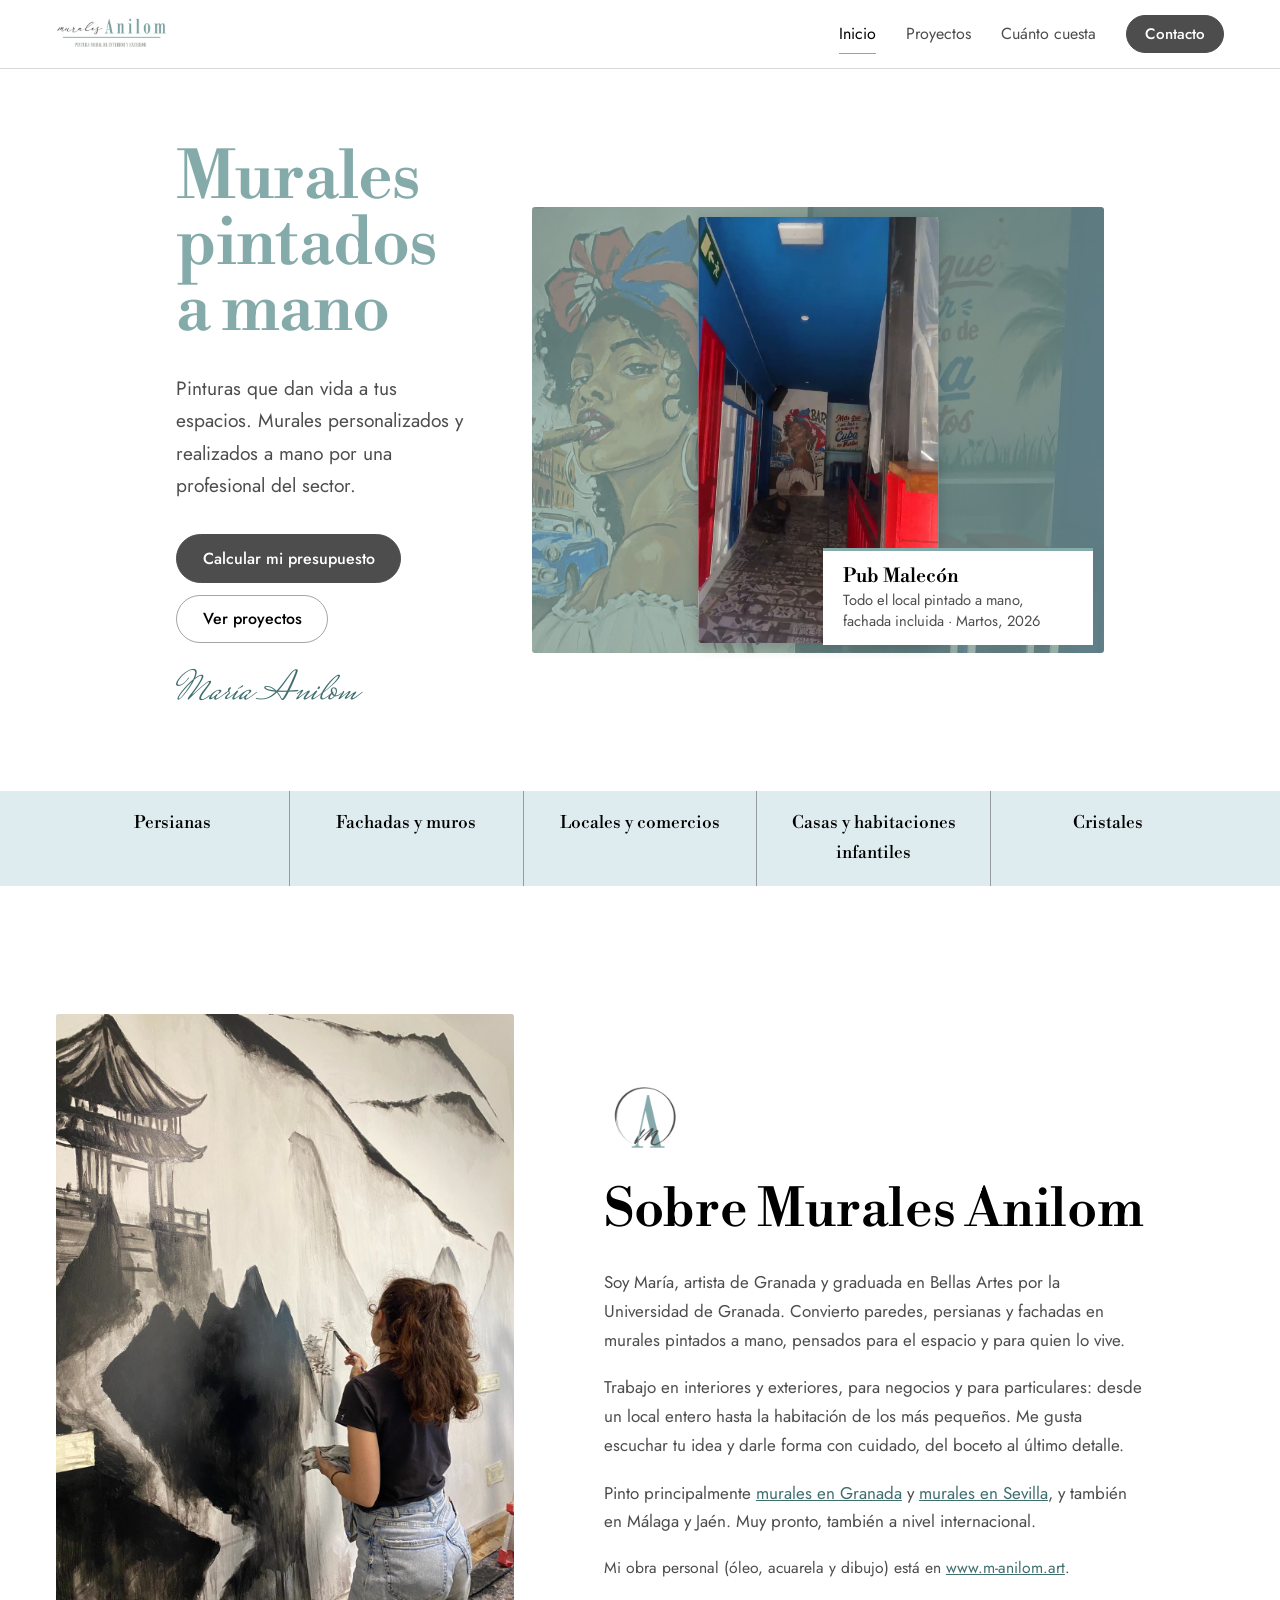
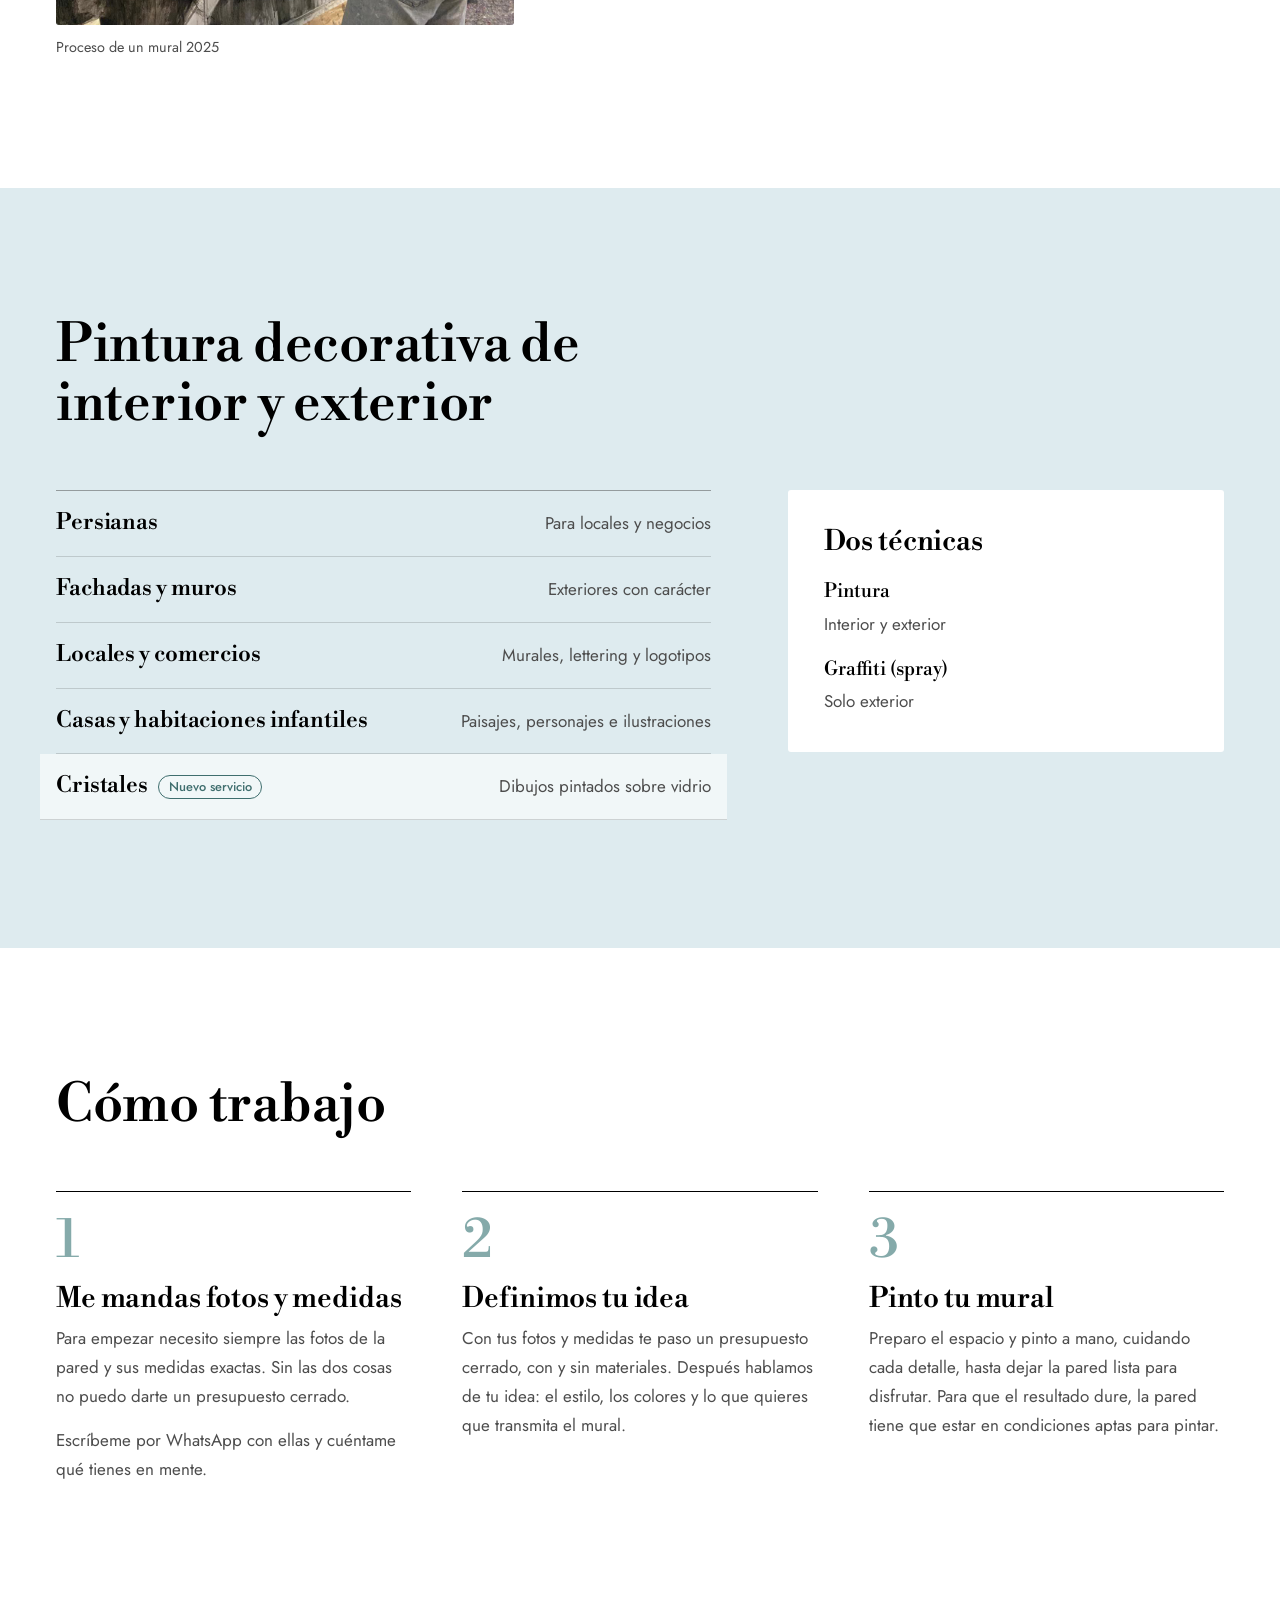
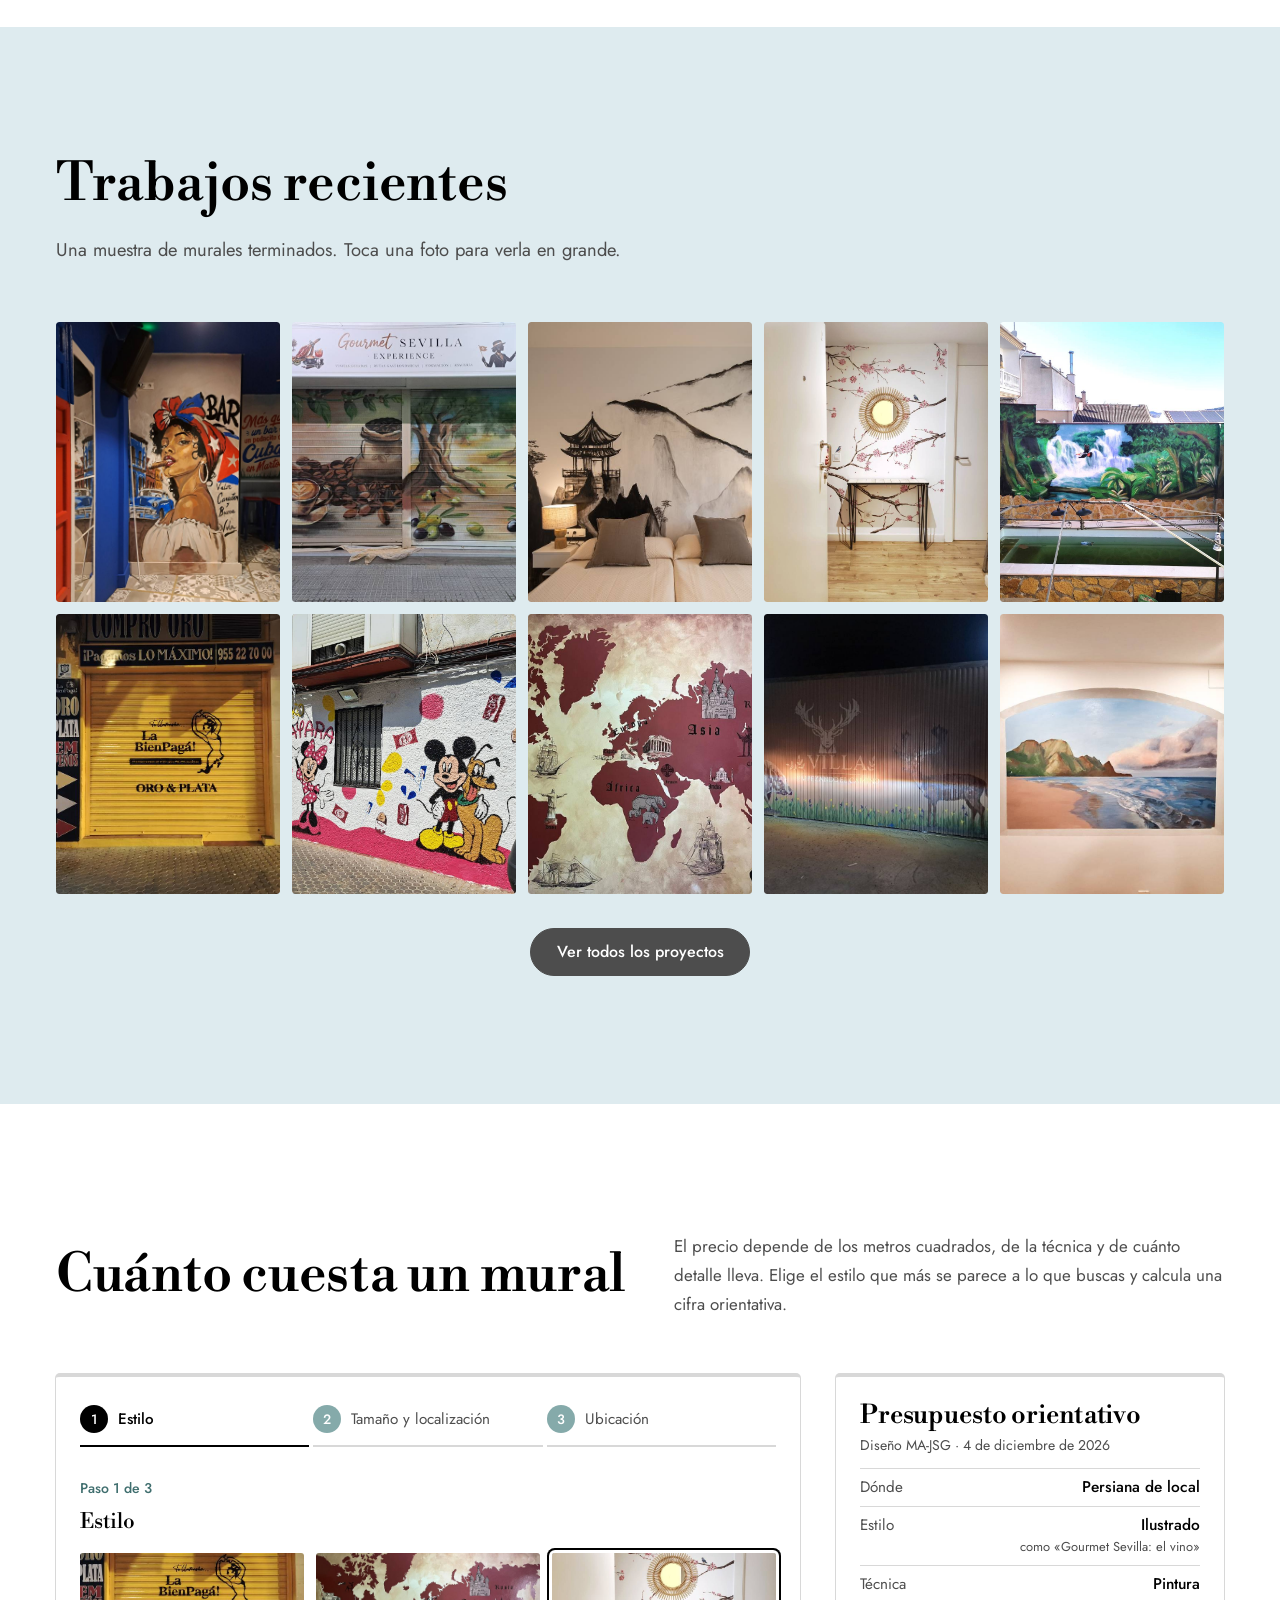
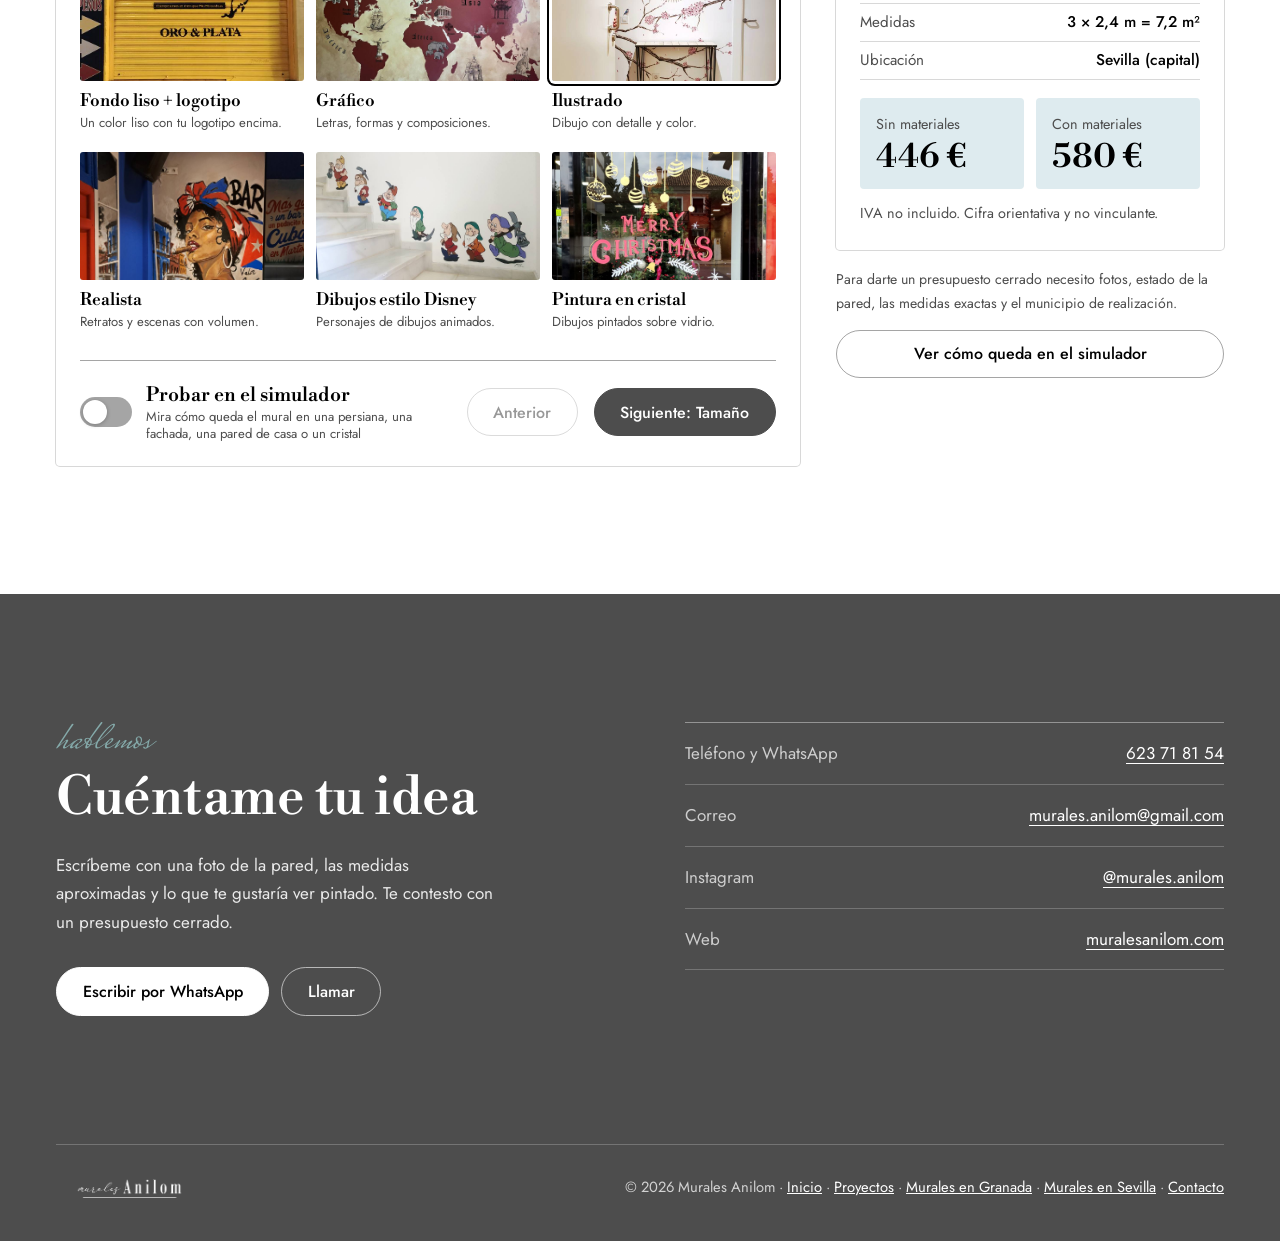
<file: index.html>
<!DOCTYPE html>
<html lang="es">
<head>
<meta charset="utf-8">
<meta name="viewport" content="width=device-width, initial-scale=1, viewport-fit=cover">
<meta name="color-scheme" content="light">
<title>Murales pintados a mano en Granada y Sevilla · Murales Anilom</title>
<meta name="description" content="Murales y graffiti pintados a mano en Granada y Sevilla, y también en Málaga y Jaén: persianas, bares, fachadas, casas y cristales. Calcula el precio de tu mural en un minuto.">
<link rel="canonical" href="https://muralesanilom.com/">
<meta property="og:type" content="website">
<meta property="og:locale" content="es_ES">
<meta property="og:site_name" content="Murales Anilom">
<meta property="og:title" content="Murales pintados a mano en Granada y Sevilla · Murales Anilom">
<meta property="og:description" content="Murales y graffiti pintados a mano en Granada y Sevilla, y también en Málaga y Jaén: persianas, bares, fachadas, casas y cristales. Calcula el precio de tu mural en un minuto.">
<meta property="og:url" content="https://muralesanilom.com/">
<meta property="og:image" content="https://muralesanilom.com/img/og.jpg">
<meta name="twitter:card" content="summary_large_image">
<link rel="icon" href="favicon.ico" sizes="any">
<link rel="icon" type="image/png" sizes="32x32" href="favicon-32.png">
<link rel="apple-touch-icon" href="apple-touch-icon.png">
<link rel="preconnect" href="https://fonts.googleapis.com">
<link rel="preconnect" href="https://fonts.gstatic.com" crossorigin>
<link href="https://fonts.googleapis.com/css2?family=Libre+Bodoni:wght@400;500;600;700&family=Jost:wght@300;400;500;600&family=Mrs+Saint+Delafield&display=swap" rel="stylesheet">
<link rel="preload" as="image" href="img/portada-fondo.jpg">
<link rel="stylesheet" href="assets/styles.css">
<script type="application/ld+json">
{"@context":"https://schema.org","@type":"LocalBusiness","name":"Murales Anilom","description":"Murales y graffiti pintados a mano para negocios y casas: persianas, fachadas, locales, habitaciones infantiles y cristales","founder":{"@type":"Person","name":"María Anilom"},"priceRange":"desde 100 €","knowsAbout":["murales","graffiti","pintura mural","murales infantiles","persianas pintadas","pintura en cristal"],"telephone":"+34623718154","email":"murales.anilom@gmail.com","url":"https://muralesanilom.com","image":"https://muralesanilom.com/img/og.jpg","sameAs":["https://www.instagram.com/murales.anilom"],"areaServed":["Granada","Sevilla","Málaga","Jaén"]}
</script>
</head>
<body data-page="inicio">
<noscript><p style="padding:20px;text-align:center">Para ver las fotos y usar la calculadora necesitas activar JavaScript.</p></noscript>
<header class="site-header">
  <div class="wrap header-in">
    <a class="brand" href="./" aria-label="Murales Anilom, inicio">
      <img src="img/logo.webp" alt="Murales Anilom · pintura mural de interior y exterior" width="110" height="38">
    </a>
    <button class="menu-btn" type="button" aria-expanded="false" aria-controls="nav">Menú</button>
    <nav class="nav" id="nav" aria-label="Principal">
      <a class="nav-link" href="./" data-nav="inicio">Inicio</a>
      <a class="nav-link" href="proyectos/" data-nav="proyectos">Proyectos</a>
      <a class="nav-link" href="#precio" data-nav="precio">Cuánto cuesta</a>
      <a class="btn btn-small" href="contacto/" data-nav="contacto">Contacto</a>
    </nav>
  </div>
</header>
<main>
<div class="page" id="page-inicio">
<section class="hero" id="inicio">
  <div class="hero-grid">
    <div class="hero-text">
      <h1>Murales pintados a mano</h1>
      <p class="lead">Pinturas que dan vida a tus espacios. Murales personalizados y realizados a mano por una profesional del sector.</p>
      <div class="cta-row">
        <a class="btn" href="#precio">Calcular mi presupuesto</a>
        <a class="btn btn-ghost" href="proyectos/">Ver proyectos</a>
      </div>
      <span class="script hero-sign" aria-hidden="true">María Anilom</span>
    </div>
    <figure class="hero-img">
      <img class="hero-fondo" src="img/portada-fondo.jpg" alt="" width="1920" height="1497">
      <video src="video/portada.mp4" poster="img/portada-poster.jpg" autoplay muted loop playsinline preload="auto" aria-label="Recorrido por el pub Malecón de Martos, pintado entero a mano: paredes, barra y fachada"></video>
      <figcaption class="hero-card"><strong>Pub Malecón</strong>Todo el local pintado a mano, fachada incluida · Martos, 2026</figcaption>
    </figure>
  </div>
  <div class="hero-strip">
    <ul>
      <li>Persianas</li>
      <li>Fachadas y muros</li>
      <li>Locales y comercios</li>
      <li>Casas y habitaciones infantiles</li>
      <li>Cristales</li>
    </ul>
  </div>
</section>
<section class="section" id="sobre">
  <div class="wrap about-grid">
    <figure class="about-photo">
      <img src="img/sobre-murales-anilom.jpg" loading="lazy" decoding="async" alt="María, subida a una escalera, pintando montañas en tinta negra en un mural de paisaje oriental">
      <figcaption>Proceso de un mural 2025</figcaption>
    </figure>
    <div class="about-text">
      <img class="isotipo" src="img/isotipo.webp" loading="lazy" decoding="async" alt="" width="84" height="84">
      <h2>Sobre Murales Anilom</h2>
      <p>Soy María, artista de Granada y graduada en Bellas Artes por la Universidad de Granada. Convierto paredes, persianas y fachadas en murales pintados a mano, pensados para el espacio y para quien lo vive.</p>
      <p>Trabajo en interiores y exteriores, para negocios y para particulares: desde un local entero hasta la habitación de los más pequeños. Me gusta escuchar tu idea y darle forma con cuidado, del boceto al último detalle.</p>
<p>Pinto principalmente <a href="murales-granada/">murales en Granada</a> y <a href="murales-sevilla/">murales en Sevilla</a>, y también en Málaga y Jaén. Muy pronto, también a nivel internacional.</p>
      <p class="mini">Mi obra personal (óleo, acuarela y dibujo) está en <a data-link="arte" href="#" target="_blank" rel="noopener"></a>.</p>
    </div>
  </div>
</section>
<section class="section section-alt" id="pintura">
  <div class="wrap">
    <div class="section-head">
      <h2>Pintura decorativa de interior y exterior</h2>
    </div>
    <div class="paint-grid">
      <ul class="areas">
        <li><h3>Persianas</h3><p>Para locales y negocios</p></li>
        <li><h3>Fachadas y muros</h3><p>Exteriores con carácter</p></li>
        <li><h3>Locales y comercios</h3><p>Murales, lettering y logotipos</p></li>
        <li><h3>Casas y habitaciones infantiles</h3><p>Paisajes, personajes e ilustraciones</p></li>
        <li class="nuevo"><h3>Cristales<span class="nuevo-tag">Nuevo servicio</span></h3><p>Dibujos pintados sobre vidrio</p></li>
      </ul>
      <aside class="tecnicas">
        <h3>Dos técnicas</h3>
        <dl style="margin:0">
          <dt>Pintura</dt>
          <dd>Interior y exterior</dd>
          <dt>Graffiti (spray)</dt>
          <dd>Solo exterior</dd>
        </dl>
      </aside>
    </div>
  </div>
</section>
<section class="section" id="proceso">
  <div class="wrap">
    <div class="section-head">
      <h2>Cómo trabajo</h2>
    </div>
    <ol class="steps">
      <li>
        <h3>Me mandas fotos y medidas</h3>
        <p>Para empezar necesito siempre las fotos de la pared y sus medidas exactas. Sin las dos cosas no puedo darte un presupuesto cerrado.</p>
        <p>Escríbeme por WhatsApp con ellas y cuéntame qué tienes en mente.</p>
      </li>
      <li>
        <h3>Definimos tu idea</h3>
        <p>Con tus fotos y medidas te paso un presupuesto cerrado, con y sin materiales. Después hablamos de tu idea: el estilo, los colores y lo que quieres que transmita el mural.</p>
      </li>
      <li>
        <h3>Pinto tu mural</h3>
        <p>Preparo el espacio y pinto a mano, cuidando cada detalle, hasta dejar la pared lista para disfrutar. Para que el resultado dure, la pared tiene que estar en condiciones aptas para pintar.</p>
      </li>
    </ol>
  </div>
</section>
<section class="section section-alt" id="trabajos">
  <div class="wrap">
    <div class="section-head">
      <h2>Trabajos recientes</h2>
      <p class="lead">Una muestra de murales terminados. Toca una foto para verla en grande.</p>
    </div>
    <div class="mosaico" id="home-galeria"></div>
    <div class="more"><a class="btn" href="proyectos/">Ver todos los proyectos</a></div>
  </div>
</section>
<section class="section" id="precio">
  <div class="wrap">
    <div class="section-head section-head-2">
      <h2>Cuánto cuesta un mural</h2>
      <p class="lead">El precio depende de los metros cuadrados, de la técnica y de cuánto detalle lleva. Elige el estilo que más se parece a lo que buscas y calcula una cifra orientativa.</p>
    </div>
    <div class="sim modo-calc" id="simulador">
      <div class="sim-vista">
        <div class="sim-stage" id="sim-stage"></div>
        <div class="sim-tools" id="sim-tools" role="toolbar" aria-label="Opciones de la vista">
          <button type="button" class="sim-tool" data-tool="comparar" aria-pressed="false"><svg viewBox="0 0 24 24" aria-hidden="true"><path d="M12 3v18M4 6h5v12H4zM15 6h5v12h-5z" fill="none" stroke="currentColor" stroke-width="1.6"/></svg><span>Antes y después</span></button>
          <button type="button" class="sim-tool" data-tool="persona" aria-pressed="true"><svg viewBox="0 0 24 24" aria-hidden="true"><circle cx="12" cy="5" r="2.5" fill="none" stroke="currentColor" stroke-width="1.6"/><path d="M8 21v-7H6l1-6h10l1 6h-2v7" fill="none" stroke="currentColor" stroke-width="1.6" stroke-linejoin="round"/></svg><span>Persona</span></button>
          <button type="button" class="sim-tool" data-tool="imagen"><svg viewBox="0 0 24 24" aria-hidden="true"><path d="M12 4v11m-4-4 4 4 4-4M5 19h14" fill="none" stroke="currentColor" stroke-width="1.6" stroke-linecap="round" stroke-linejoin="round"/></svg><span>Guardar imagen</span></button>
        </div>
        <p class="sim-tip">Arrastra el mural para moverlo y tira de la esquina para cambiar su tamaño.</p>
      </div>

      <form class="sim-panel calc-form" id="sim-form" autocomplete="off" novalidate>
        <nav class="sim-steps" aria-label="Pasos">
          <button type="button" data-ir="1"><b>1</b><span>Estilo</span></button>
          <button type="button" data-ir="2"><b>2</b><span>Tamaño y localización</span></button>
          <button type="button" data-ir="3"><b>3</b><span>Ubicación</span></button>
        </nav>

        <div class="sim-paso" data-paso="1">
          <p class="sim-paso-n">Paso 1 de 3</p>
          <fieldset>
            <legend>Estilo</legend>
            <div class="estilos-cuadros sim-estilos" id="estilos"></div>
          </fieldset>
        </div>

        <div class="sim-paso" data-paso="2" hidden>
          <p class="sim-paso-n">Paso 2 de 3</p>
          <fieldset>
            <legend>Tamaño y localización</legend>
            <div class="sim-escenas" id="sim-escenas"></div>
          </fieldset>
          <fieldset>
            <legend class="small">Técnica</legend>
            <div class="seg">
              <label><input type="radio" name="tecnica" value="pintura" checked><span>Pintura</span></label>
              <label><input type="radio" name="tecnica" value="spray"><span>Graffiti (spray)</span></label>
            </div>
            <p class="hint" id="hint-tecnica"></p>
          </fieldset>
          <fieldset>
            <legend class="small">Medidas del mural</legend>
            <div class="sim-rango"><label for="sim-rango-ancho">Ancho</label><input type="range" id="sim-rango-ancho" min="0.5" max="3" step="0.1"></div>
            <div class="sim-rango"><label for="sim-rango-alto">Alto</label><input type="range" id="sim-rango-alto" min="0.5" max="2.4" step="0.1"></div>
            <div class="medidas">
              <div class="field igual"><label for="ancho">Ancho =</label><input type="text" id="ancho" name="ancho" inputmode="decimal" aria-describedby="unidad"><span id="unidad">m</span></div>
              <div class="field igual"><label for="alto">Alto =</label><input type="text" id="alto" name="alto" inputmode="decimal" aria-describedby="unidad"><span>m</span></div>
              <span class="area-out" id="area-out"></span>
            </div>
            <p class="hint"><span id="sim-max"></span> <button type="button" class="sim-link" id="sim-toda">Pintar la pared entera</button></p>
            <p class="notice" id="sim-aviso-tam" role="status"></p>
          </fieldset>
        </div>

        <div class="sim-paso" data-paso="3" hidden>
          <p class="sim-paso-n">Paso 3 de 3</p>
          <fieldset>
            <legend>Ubicación</legend>
            <div class="sim-ubic">
              <div class="field"><label for="sim-prov">Provincia</label><select id="sim-prov" name="provincia"></select></div>
              <div class="field" id="sim-muni-f"><label for="sim-muni">Municipio</label><select id="sim-muni" name="municipio"></select></div>
              <div class="field" id="sim-dist-f" hidden><label for="sim-dist">¿A qué distancia está de la capital?</label>
                <select id="sim-dist" name="distancia"><option value="cerca">A menos de 50 km</option><option value="lejos">A más de 50 km</option></select></div>
            </div>
          </fieldset>
        </div>

        <div class="sim-pie">
          <label class="sim-toggle">
            <input type="checkbox" role="switch" id="sim-modo">
            <span class="sim-switch" aria-hidden="true"></span>
            <span class="sim-toggle-txt"><strong>Probar en el simulador</strong><small>Mira cómo queda el mural en una persiana, una fachada, una pared de casa o un cristal</small></span>
          </label>
          <div class="sim-nav">
            <button type="button" class="btn btn-ghost" id="sim-ant">Anterior</button>
            <button type="button" class="btn" id="sim-sig">Siguiente: Tamaño</button>
          </div>
        </div>
      </form>

      <aside class="sim-res" aria-label="Tu presupuesto">
        <div id="resultado" aria-live="polite"></div>
        <p class="fine">Para darte un presupuesto cerrado necesito fotos, estado de la pared, las medidas exactas y el municipio de realización.</p>
        <button type="button" class="btn btn-ghost sim-res-btn" id="sim-res-btn">Ver cómo queda en el simulador</button>
      </aside>
    </div>

    <dialog class="sim-enviar" id="sim-enviar" aria-labelledby="sim-enviar-t">
      <form method="dialog"><button class="sim-enviar-x" aria-label="Cerrar">×</button></form>
      <p id="sim-enviar-t">¿Te gustaría continuar? Envía tu presupuesto ahora</p>
      <a class="btn" id="sim-enviar-wa" href="#" target="_blank" rel="noopener">Enviar este diseño por WhatsApp</a>
      <a class="btn btn-ghost" id="sim-enviar-mail" href="#">Enviar por correo</a>
    </dialog>
  </div>
</section>
<section class="contact-dark">
  <div class="wrap cd-grid">
    <div>
      <span class="script" aria-hidden="true">hablemos</span>
      <h2>Cuéntame tu idea</h2>
      <p style="margin-top:22px;max-width:44ch">Escríbeme con una foto de la pared, las medidas aproximadas y lo que te gustaría ver pintado. Te contesto con un presupuesto cerrado.</p>
      <div class="cta-row">
        <a class="btn" data-link="whatsapp" href="#" target="_blank" rel="noopener">Escribir por WhatsApp</a>
        <a class="btn btn-ghost" data-link="tel" href="#">Llamar</a>
      </div>
    </div>
    <ul class="clist-dark">
      <li><span>Teléfono y WhatsApp</span><a data-link="tel" data-text="telefono" href="#"></a></li>
      <li><span>Correo</span><a data-link="mail" data-text="email" href="#"></a></li>
      <li><span>Instagram</span><a data-link="instagram" data-text="instagramTxt" href="#" target="_blank" rel="noopener"></a></li>
      <li><span>Web</span><a data-link="web" data-text="web" href="#" target="_blank" rel="noopener"></a></li>
    </ul>
  </div>
</section>
</div>
</main>
<footer class="site-footer">
  <div class="wrap foot-in">
    <img src="img/logo_blanco.webp" loading="lazy" decoding="async" alt="Murales Anilom" width="140" height="34">
    <span>© 2026 Murales Anilom · <a href="./">Inicio</a> · <a href="proyectos/">Proyectos</a> · <a href="murales-granada/">Murales en Granada</a> · <a href="murales-sevilla/">Murales en Sevilla</a> · <a href="contacto/">Contacto</a></span>
  </div>
</footer>
<div class="lightbox" id="lightbox" role="dialog" aria-modal="true" aria-label="Foto ampliada" hidden>
  <button class="lb-btn lb-close" type="button" aria-label="Cerrar">×</button>
  <button class="lb-btn lb-prev" type="button" aria-label="Foto anterior">‹</button>
  <button class="lb-btn lb-next" type="button" aria-label="Foto siguiente">›</button>
  <figure><img alt=""><figcaption></figcaption></figure>
</div>
<script src="assets/config.js"></script>
<script src="assets/images.js"></script>
<script src="assets/app.js"></script>
<script src="assets/simulador.js"></script>
</body>
</html>
</file>
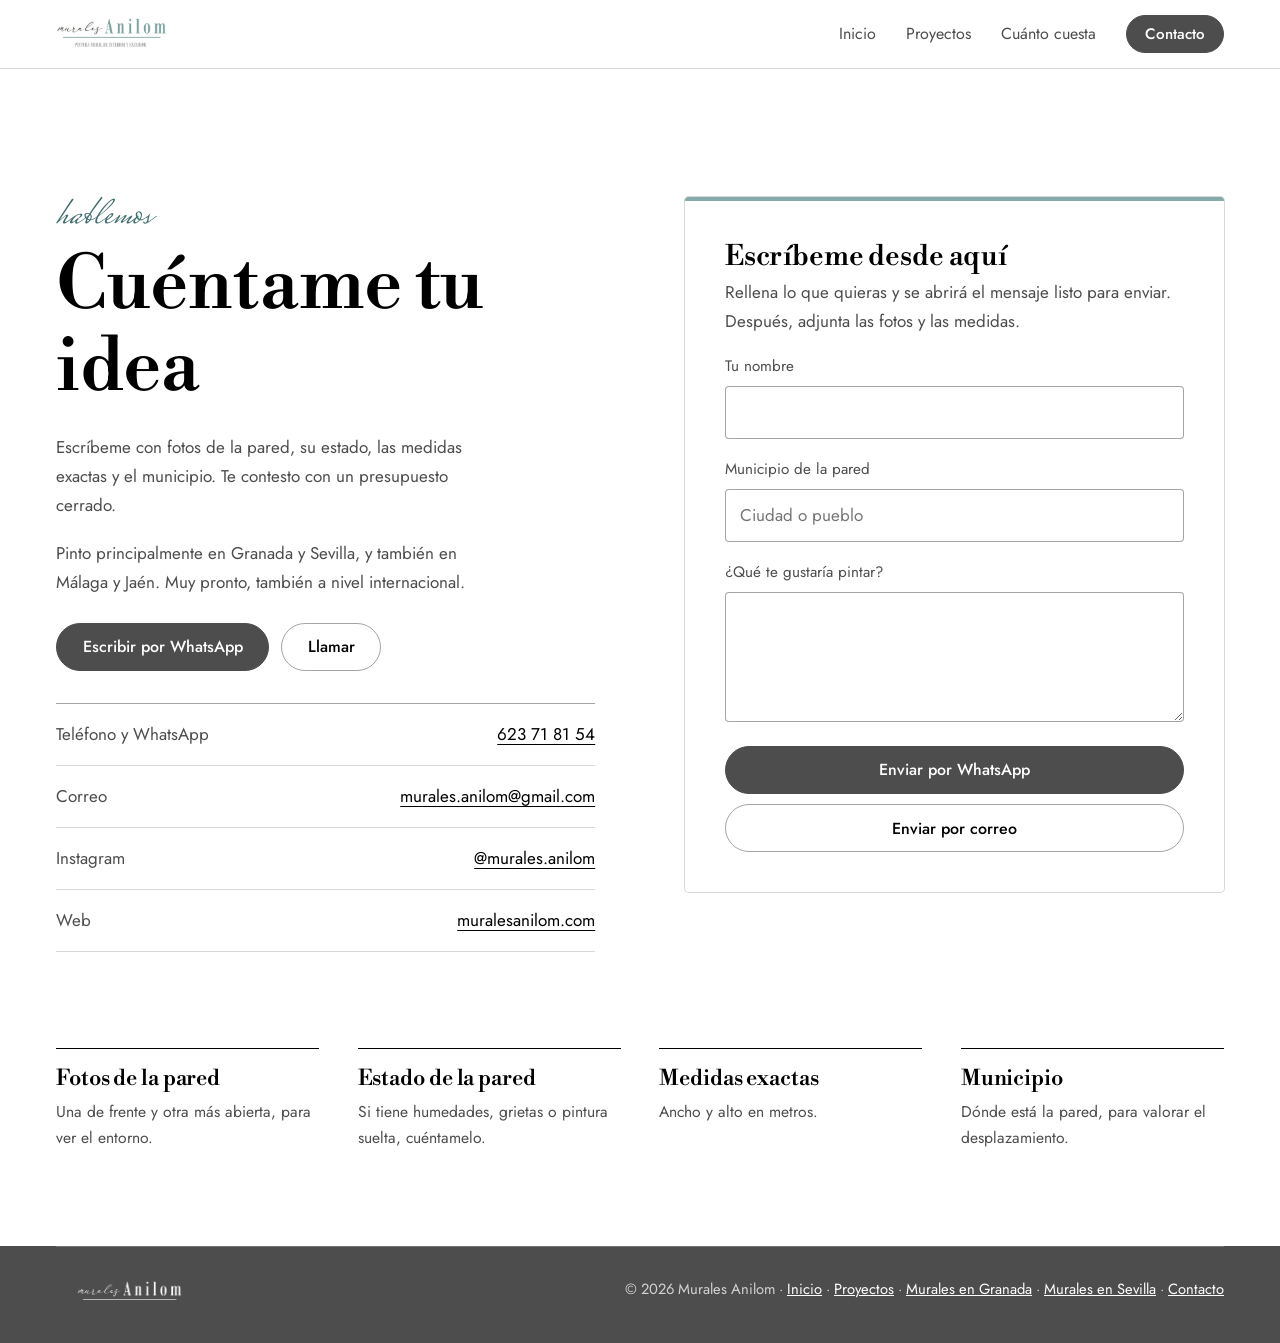
<file: contacto/index.html>
<!DOCTYPE html>
<html lang="es">
<head>
<meta charset="utf-8">
<meta name="viewport" content="width=device-width, initial-scale=1, viewport-fit=cover">
<meta name="color-scheme" content="light">
<title>Contacto · Murales Anilom</title>
<meta name="description" content="Pide presupuesto para tu mural en Granada, Sevilla, Málaga o Jaén: escribe por WhatsApp con fotos de la pared, su estado, las medidas exactas y el municipio.">
<link rel="canonical" href="https://muralesanilom.com/contacto/">
<meta property="og:type" content="website">
<meta property="og:locale" content="es_ES">
<meta property="og:site_name" content="Murales Anilom">
<meta property="og:title" content="Contacto · Murales Anilom">
<meta property="og:description" content="Pide presupuesto para tu mural en Granada, Sevilla, Málaga o Jaén: escribe por WhatsApp con fotos de la pared, su estado, las medidas exactas y el municipio.">
<meta property="og:url" content="https://muralesanilom.com/contacto/">
<meta property="og:image" content="https://muralesanilom.com/img/og.jpg">
<meta name="twitter:card" content="summary_large_image">
<link rel="icon" href="../favicon.ico" sizes="any">
<link rel="icon" type="image/png" sizes="32x32" href="../favicon-32.png">
<link rel="apple-touch-icon" href="../apple-touch-icon.png">
<link rel="preconnect" href="https://fonts.googleapis.com">
<link rel="preconnect" href="https://fonts.gstatic.com" crossorigin>
<link href="https://fonts.googleapis.com/css2?family=Libre+Bodoni:wght@400;500;600;700&family=Jost:wght@300;400;500;600&family=Mrs+Saint+Delafield&display=swap" rel="stylesheet">
<link rel="stylesheet" href="../assets/styles.css">
</head>
<body data-page="contacto">
<noscript><p style="padding:20px;text-align:center">Para ver las fotos y usar la calculadora necesitas activar JavaScript.</p></noscript>
<header class="site-header">
  <div class="wrap header-in">
    <a class="brand" href="../" aria-label="Murales Anilom, inicio">
      <img src="../img/logo.webp" alt="Murales Anilom · pintura mural de interior y exterior" width="110" height="38">
    </a>
    <button class="menu-btn" type="button" aria-expanded="false" aria-controls="nav">Menú</button>
    <nav class="nav" id="nav" aria-label="Principal">
      <a class="nav-link" href="../" data-nav="inicio">Inicio</a>
      <a class="nav-link" href="../proyectos/" data-nav="proyectos">Proyectos</a>
      <a class="nav-link" href="../#precio" data-nav="precio">Cuánto cuesta</a>
      <a class="btn btn-small" href="../contacto/" data-nav="contacto">Contacto</a>
    </nav>
  </div>
</header>
<main>
<div class="page" id="page-contacto">
  <section class="section" style="padding-bottom:clamp(48px,6vw,80px)">
    <div class="wrap">
      <div class="contact-page">
        <div>
          <span class="script" style="font-size:2.6rem;display:block;margin-bottom:6px" aria-hidden="true">hablemos</span>
          <h1 class="page-title" style="max-width:10ch">Cuéntame tu idea</h1>
          <p style="margin-top:24px;max-width:44ch">Escríbeme con fotos de la pared, su estado, las medidas exactas y el municipio. Te contesto con un presupuesto cerrado.</p>
<p style="max-width:44ch">Pinto principalmente en Granada y Sevilla, y también en Málaga y Jaén. Muy pronto, también a nivel internacional.</p>
          <div class="cta-row" style="margin-top:26px">
            <a class="btn" data-link="whatsapp" href="#" target="_blank" rel="noopener">Escribir por WhatsApp</a>
            <a class="btn btn-ghost" data-link="tel" href="#">Llamar</a>
          </div>
          <ul class="contact-list">
            <li><span>Teléfono y WhatsApp</span><a data-link="tel" data-text="telefono" href="#"></a></li>
            <li><span>Correo</span><a data-link="mail" data-text="email" href="#"></a></li>
            <li><span>Instagram</span><a data-link="instagram" data-text="instagramTxt" href="#" target="_blank" rel="noopener"></a></li>
            <li><span>Web</span><a data-link="web" data-text="web" href="#" target="_blank" rel="noopener"></a></li>
          </ul>
        </div>
        <form class="form-card" id="form-contacto" autocomplete="off" novalidate>
          <h3>Escríbeme desde aquí</h3>
          <p style="margin:6px 0 0">Rellena lo que quieras y se abrirá el mensaje listo para enviar. Después, adjunta las fotos y las medidas.</p>
          <div class="field"><label for="c-nombre">Tu nombre</label><input type="text" id="c-nombre" name="nombre"></div>
          <div class="field"><label for="c-lugar">Municipio de la pared</label><input type="text" id="c-lugar" name="lugar" placeholder="Ciudad o pueblo"></div>
          <div class="field"><label for="c-msg">¿Qué te gustaría pintar?</label><textarea id="c-msg" name="msg"></textarea></div>
          <div class="res-actions">
            <a class="btn" id="c-wa" href="#" target="_blank" rel="noopener">Enviar por WhatsApp</a>
            <a class="btn btn-ghost" id="c-mail" href="#">Enviar por correo</a>
          </div>
        </form>
      </div>
      <ul class="need">
        <li><h3>Fotos de la pared</h3><p>Una de frente y otra más abierta, para ver el entorno.</p></li>
        <li><h3>Estado de la pared</h3><p>Si tiene humedades, grietas o pintura suelta, cuéntamelo.</p></li>
        <li><h3>Medidas exactas</h3><p>Ancho y alto en metros.</p></li>
        <li><h3>Municipio</h3><p>Dónde está la pared, para valorar el desplazamiento.</p></li>
      </ul>
    </div>
  </section>
</div>
</main>
<footer class="site-footer">
  <div class="wrap foot-in">
    <img src="../img/logo_blanco.webp" loading="lazy" decoding="async" alt="Murales Anilom" width="140" height="34">
    <span>© 2026 Murales Anilom · <a href="../">Inicio</a> · <a href="../proyectos/">Proyectos</a> · <a href="../murales-granada/">Murales en Granada</a> · <a href="../murales-sevilla/">Murales en Sevilla</a> · <a href="../contacto/">Contacto</a></span>
  </div>
</footer>
<div class="lightbox" id="lightbox" role="dialog" aria-modal="true" aria-label="Foto ampliada" hidden>
  <button class="lb-btn lb-close" type="button" aria-label="Cerrar">×</button>
  <button class="lb-btn lb-prev" type="button" aria-label="Foto anterior">‹</button>
  <button class="lb-btn lb-next" type="button" aria-label="Foto siguiente">›</button>
  <figure><img alt=""><figcaption></figcaption></figure>
</div>
<script src="../assets/config.js"></script>
<script src="../assets/images.js"></script>
<script src="../assets/app.js"></script>
</body>
</html>
</file>
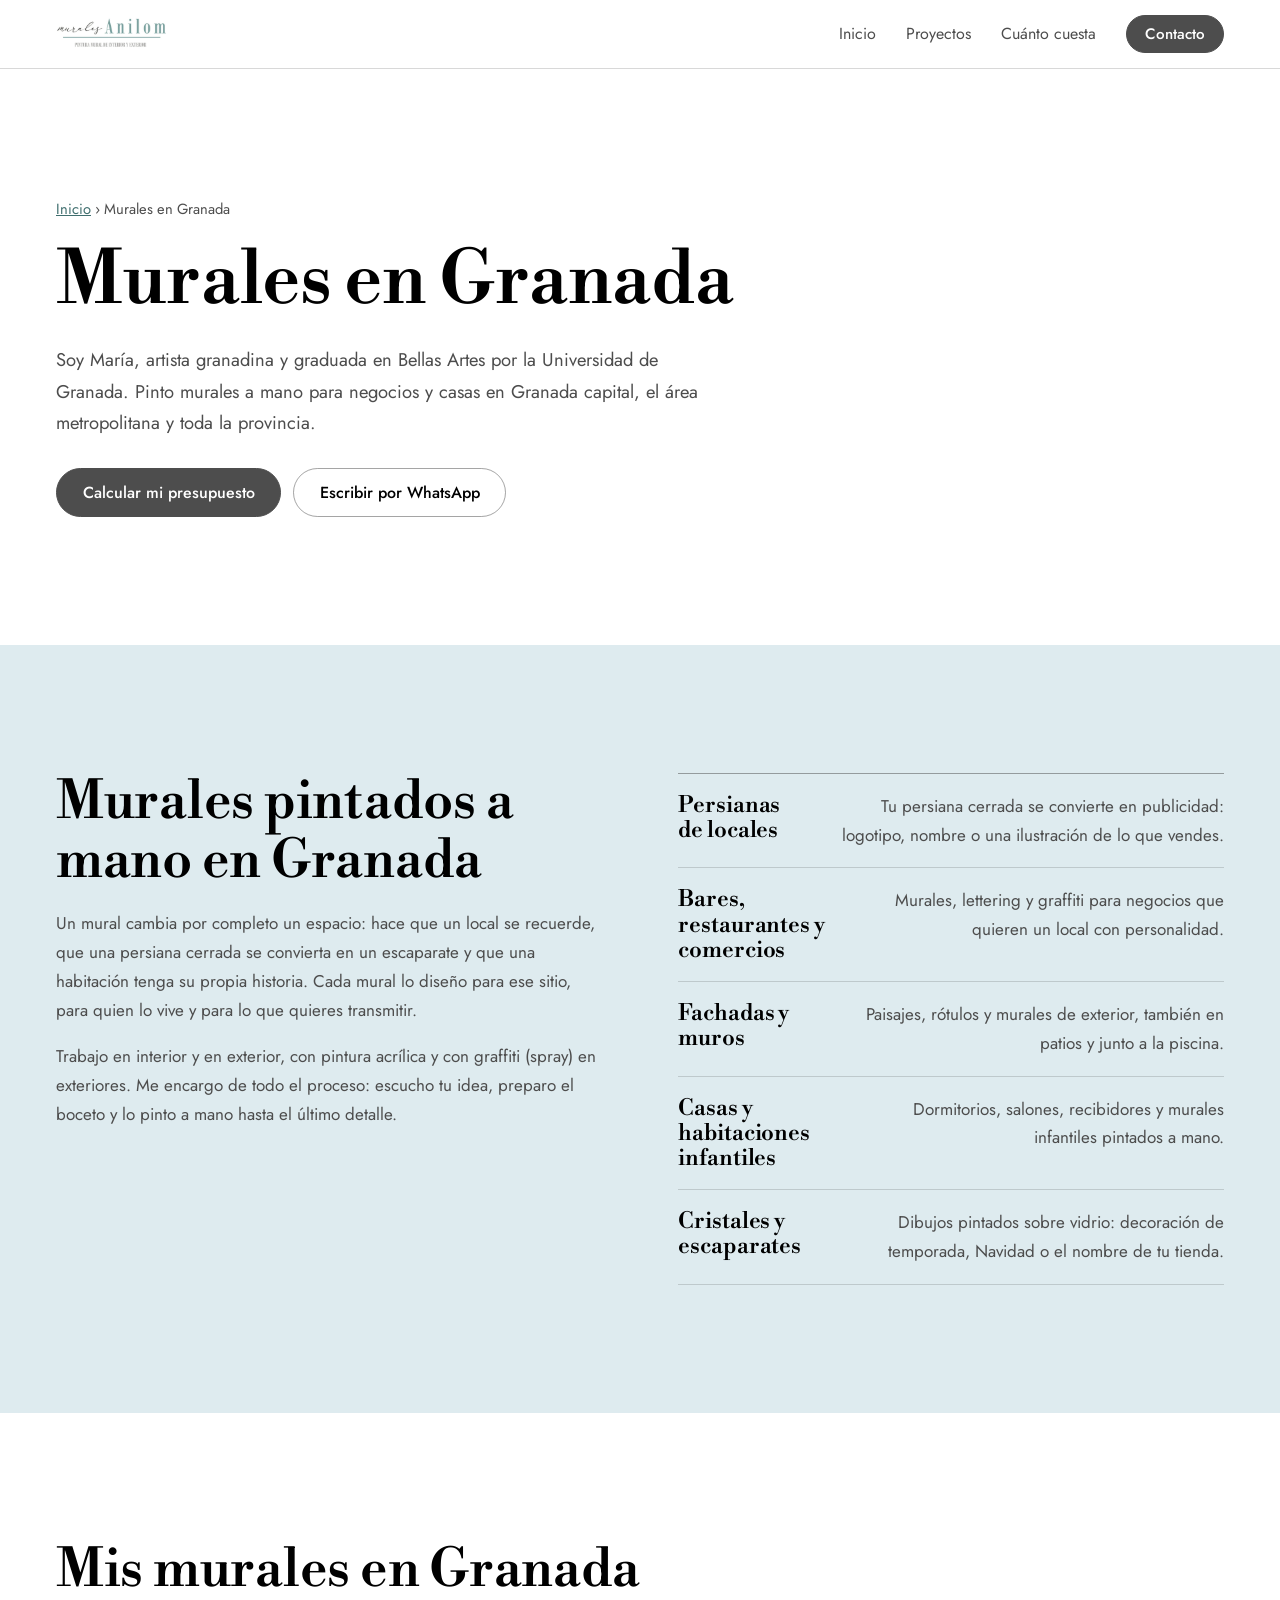
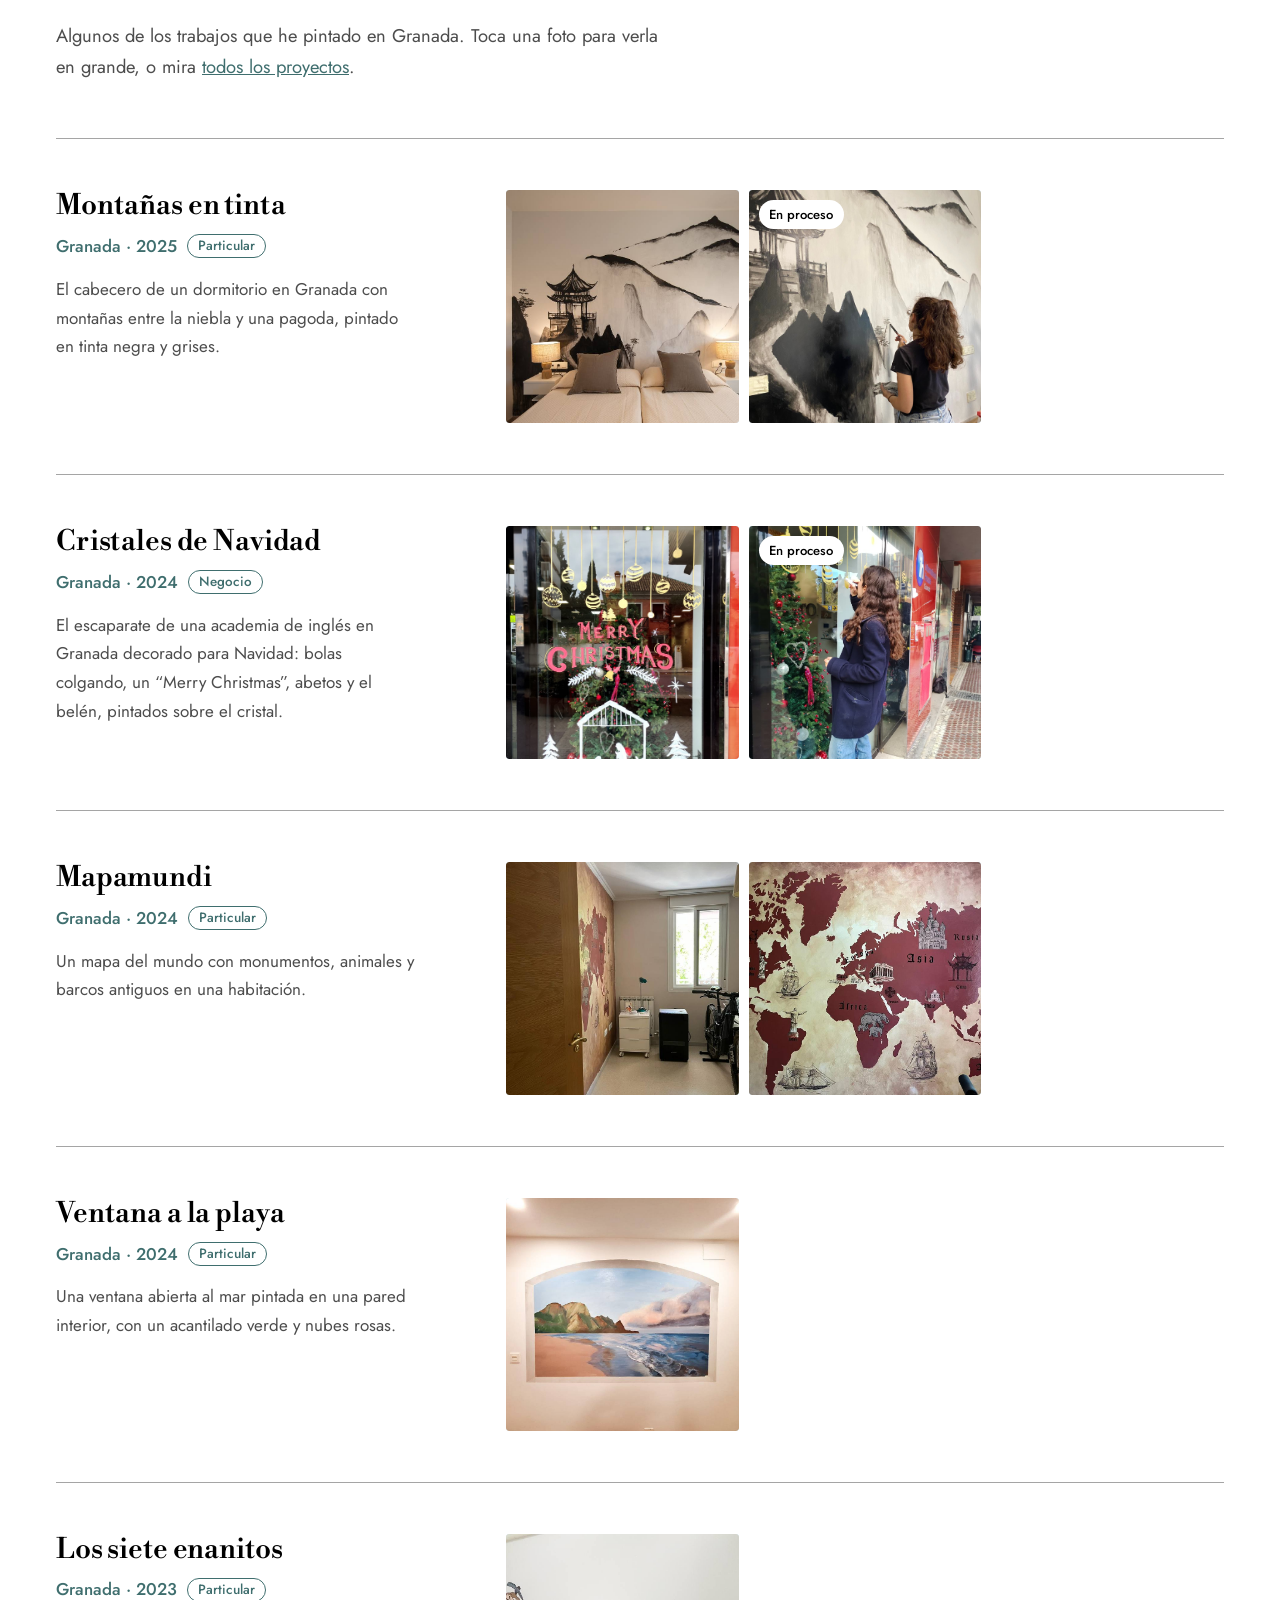
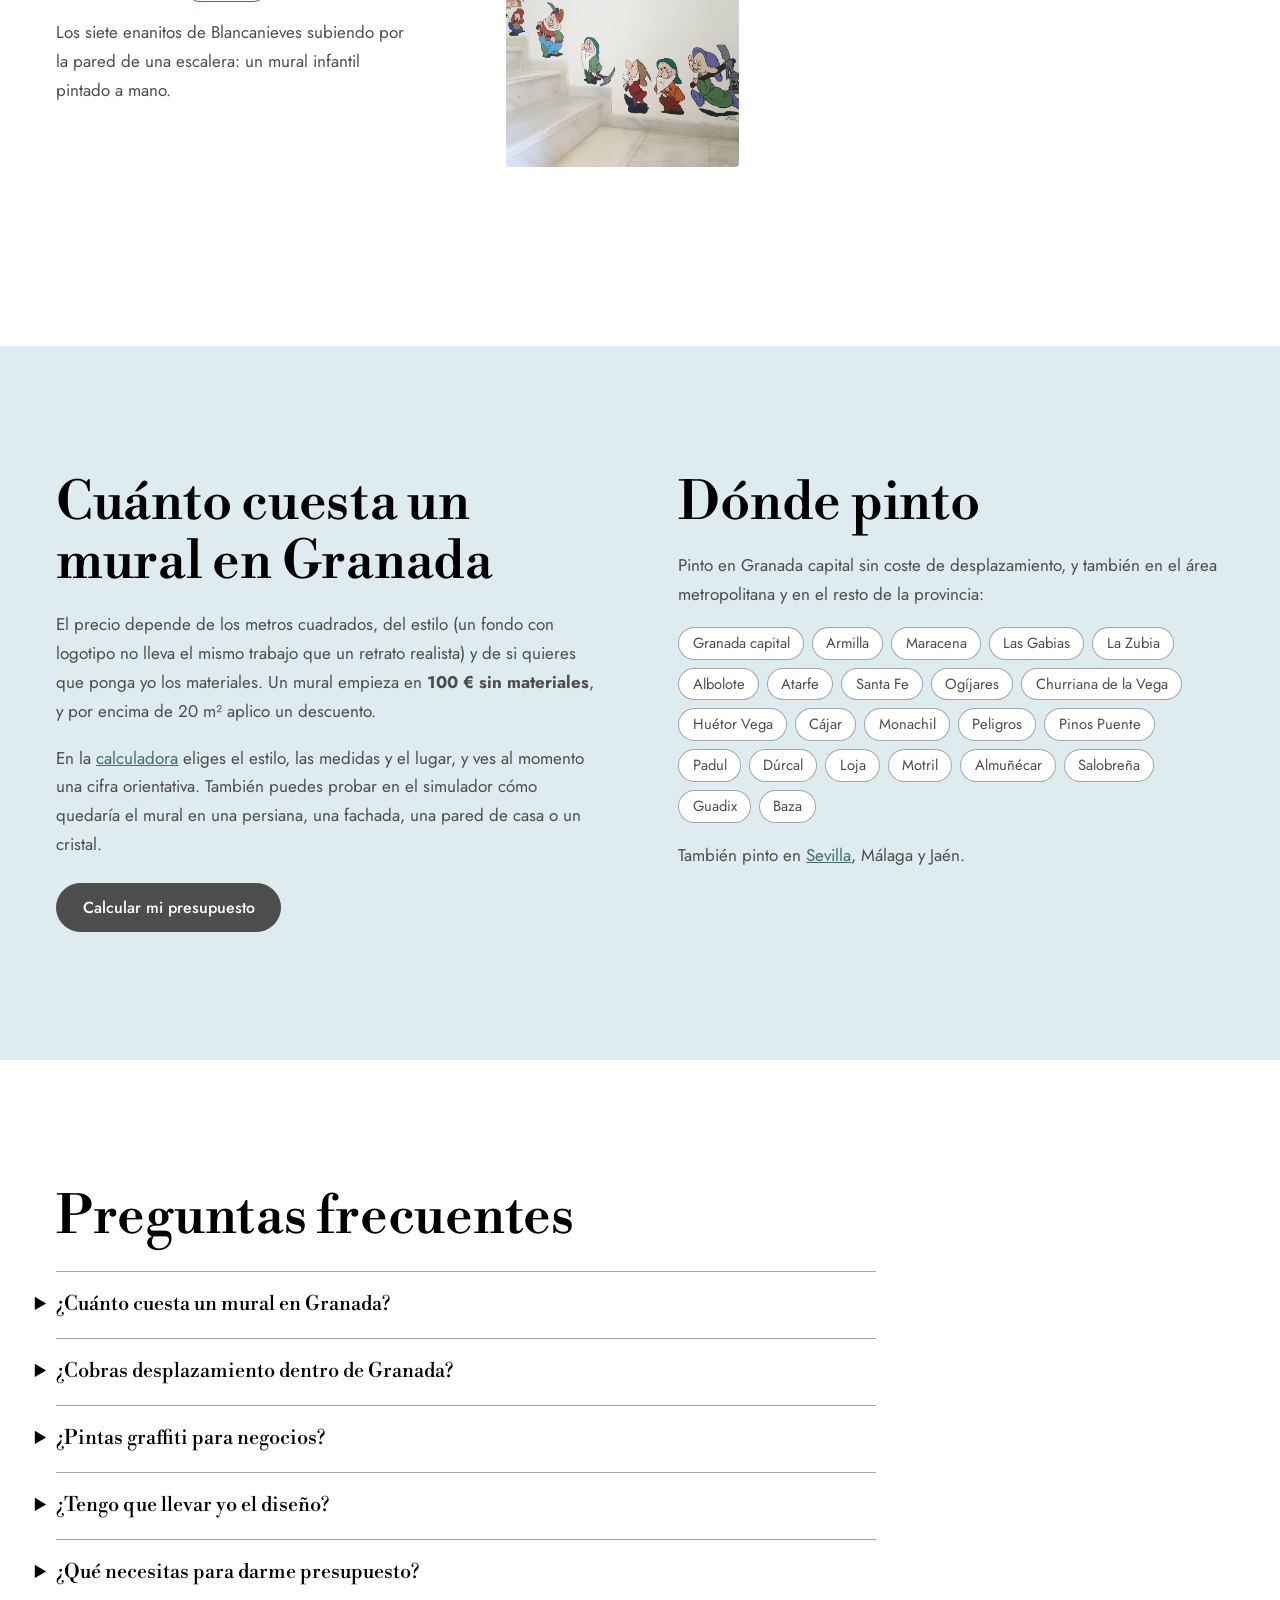
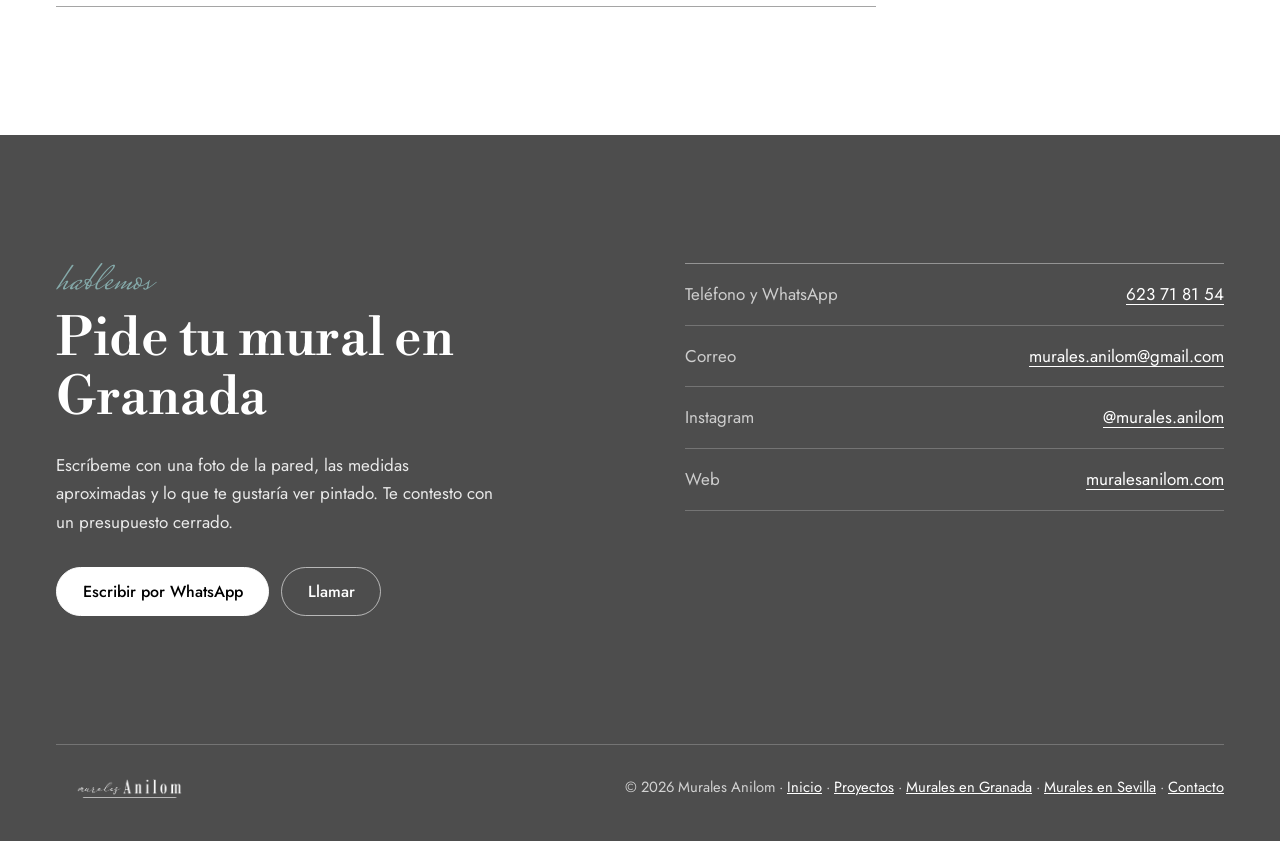
<file: murales-granada/index.html>
<!DOCTYPE html>
<html lang="es">
<head>
<meta charset="utf-8">
<meta name="viewport" content="width=device-width, initial-scale=1, viewport-fit=cover">
<meta name="color-scheme" content="light">
<title>Murales en Granada pintados a mano · Murales Anilom</title>
<meta name="description" content="Murales y graffiti pintados a mano en Granada: persianas, bares, fachadas, casas y habitaciones infantiles. Mira mis trabajos en Granada y calcula tu presupuesto.">
<link rel="canonical" href="https://muralesanilom.com/murales-granada/">
<meta property="og:type" content="website">
<meta property="og:locale" content="es_ES">
<meta property="og:site_name" content="Murales Anilom">
<meta property="og:title" content="Murales en Granada pintados a mano · Murales Anilom">
<meta property="og:description" content="Murales y graffiti pintados a mano en Granada: persianas, bares, fachadas, casas y habitaciones infantiles. Mira mis trabajos en Granada y calcula tu presupuesto.">
<meta property="og:url" content="https://muralesanilom.com/murales-granada/">
<meta property="og:image" content="https://muralesanilom.com/img/og.jpg">
<meta name="twitter:card" content="summary_large_image">
<link rel="icon" href="../favicon.ico" sizes="any">
<link rel="icon" type="image/png" sizes="32x32" href="../favicon-32.png">
<link rel="apple-touch-icon" href="../apple-touch-icon.png">
<link rel="preconnect" href="https://fonts.googleapis.com">
<link rel="preconnect" href="https://fonts.gstatic.com" crossorigin>
<link href="https://fonts.googleapis.com/css2?family=Libre+Bodoni:wght@400;500;600;700&family=Jost:wght@300;400;500;600&family=Mrs+Saint+Delafield&display=swap" rel="stylesheet">
<link rel="stylesheet" href="../assets/styles.css">
<script type="application/ld+json">
[{"@context": "https://schema.org", "@type": "Service", "name": "Murales y graffiti pintados a mano en Granada", "serviceType": "Pintura mural", "url": "https://muralesanilom.com/murales-granada/", "areaServed": {"@type": "City", "name": "Granada"}, "provider": {"@type": "LocalBusiness", "name": "Murales Anilom", "url": "https://muralesanilom.com/", "telephone": "+34623718154", "email": "murales.anilom@gmail.com", "image": "https://muralesanilom.com/img/og.jpg"}, "offers": {"@type": "Offer", "priceCurrency": "EUR", "price": "100", "description": "Precio mínimo de un mural sin materiales"}}, {"@context": "https://schema.org", "@type": "BreadcrumbList", "itemListElement": [{"@type": "ListItem", "position": 1, "name": "Inicio", "item": "https://muralesanilom.com/"}, {"@type": "ListItem", "position": 2, "name": "Murales en Granada", "item": "https://muralesanilom.com/murales-granada/"}]}, {"@context": "https://schema.org", "@type": "FAQPage", "mainEntity": [{"@type": "Question", "name": "¿Cuánto cuesta un mural en Granada?", "acceptedAnswer": {"@type": "Answer", "text": "Depende de los metros cuadrados, del estilo y de si incluye materiales. Un mural empieza en 100 € sin materiales. En la calculadora de la web eliges estilo, medidas y lugar y ves una cifra orientativa al momento. Para un presupuesto cerrado necesito fotos de la pared y sus medidas."}}, {"@type": "Question", "name": "¿Cobras desplazamiento dentro de Granada?", "acceptedAnswer": {"@type": "Answer", "text": "No: en Granada capital y en los pueblos a menos de 50 km no hay coste de desplazamiento. Para el resto de municipios se suma un pequeño plus en el presupuesto."}}, {"@type": "Question", "name": "¿Pintas graffiti para negocios?", "acceptedAnswer": {"@type": "Answer", "text": "Sí. En exteriores trabajo también con spray: persianas, fachadas y muros de bares, tiendas y empresas, con el logotipo, el nombre o una ilustración a medida."}}, {"@type": "Question", "name": "¿Tengo que llevar yo el diseño?", "acceptedAnswer": {"@type": "Answer", "text": "No hace falta. Me cuentas tu idea y la adapto al espacio con un boceto. Si ya tienes una imagen o un logotipo, partimos de ahí."}}, {"@type": "Question", "name": "¿Qué necesitas para darme presupuesto?", "acceptedAnswer": {"@type": "Answer", "text": "Fotos de la pared, su estado, las medidas exactas y el municipio. Con eso te paso un presupuesto cerrado, con y sin materiales. Escríbeme por WhatsApp."}}]}]
</script>
</head>
<body data-page="granada">
<header class="site-header">
  <div class="wrap header-in">
    <a class="brand" href="../" aria-label="Murales Anilom, inicio">
      <img src="../img/logo.webp" alt="Murales Anilom · pintura mural de interior y exterior" width="110" height="38">
    </a>
    <button class="menu-btn" type="button" aria-expanded="false" aria-controls="nav">Menú</button>
    <nav class="nav" id="nav" aria-label="Principal">
      <a class="nav-link" href="../" data-nav="inicio">Inicio</a>
      <a class="nav-link" href="../proyectos/" data-nav="proyectos">Proyectos</a>
      <a class="nav-link" href="../#precio" data-nav="precio">Cuánto cuesta</a>
      <a class="btn btn-small" href="../contacto/" data-nav="contacto">Contacto</a>
    </nav>
  </div>
</header>
<main>
<div class="page" id="page-granada">
  <section class="section ciudad-hero">
    <div class="wrap">
      <nav class="migas" aria-label="Estás aquí"><a href="../">Inicio</a> › <span aria-current="page">Murales en Granada</span></nav>
      <h1 class="page-title">Murales en Granada</h1>
      <p class="lead ciudad-lead">Soy María, artista granadina y graduada en Bellas Artes por la Universidad de Granada. Pinto murales a mano para negocios y casas en Granada capital, el área metropolitana y toda la provincia.</p>
      <div class="cta-row">
        <a class="btn" href="../#precio">Calcular mi presupuesto</a>
        <a class="btn btn-ghost" data-link="whatsapp" href="#" target="_blank" rel="noopener">Escribir por WhatsApp</a>
      </div>
    </div>
  </section>
  <section class="section section-alt">
    <div class="wrap ciudad-dos">
      <div>
        <h2>Murales pintados a mano en Granada</h2>
        <p class="ciudad-p">Un mural cambia por completo un espacio: hace que un local se recuerde, que una persiana cerrada se convierta en un escaparate y que una habitación tenga su propia historia. Cada mural lo diseño para ese sitio, para quien lo vive y para lo que quieres transmitir.</p>
        <p class="ciudad-p">Trabajo en interior y en exterior, con pintura acrílica y con graffiti (spray) en exteriores. Me encargo de todo el proceso: escucho tu idea, preparo el boceto y lo pinto a mano hasta el último detalle.</p>
      </div>
      <ul class="areas">
          <li><h3>Persianas de locales</h3><p>Tu persiana cerrada se convierte en publicidad: logotipo, nombre o una ilustración de lo que vendes.</p></li>
          <li><h3>Bares, restaurantes y comercios</h3><p>Murales, lettering y graffiti para negocios que quieren un local con personalidad.</p></li>
          <li><h3>Fachadas y muros</h3><p>Paisajes, rótulos y murales de exterior, también en patios y junto a la piscina.</p></li>
          <li><h3>Casas y habitaciones infantiles</h3><p>Dormitorios, salones, recibidores y murales infantiles pintados a mano.</p></li>
          <li><h3>Cristales y escaparates</h3><p>Dibujos pintados sobre vidrio: decoración de temporada, Navidad o el nombre de tu tienda.</p></li>
      </ul>
    </div>
  </section>
  <section class="section">
    <div class="wrap">
      <div class="section-head">
        <h2>Mis murales en Granada</h2>
        <p class="lead">Algunos de los trabajos que he pintado en Granada. Toca una foto para verla en grande, o mira <a href="../proyectos/">todos los proyectos</a>.</p>
      </div>
    </div>
    <div class="wrap" data-galeria>
      <article class="proyecto">
        <header class="proyecto-head"><h3>Montañas en tinta</h3><p class="meta"><span class="lugar">Granada · 2025</span><span class="tag">Particular</span></p><p class="texto">El cabecero de un dormitorio en Granada con montañas entre la niebla y una pagoda, pintado en tinta negra y grises.</p></header>
        <div class="rejilla"><figure class="tile" style="--pos:28% 50%"><button type="button" aria-label="Ampliar foto: Dormitorio con montañas y una pagoda pintadas en tinta negra tras el cabecero"><img src="../img/granada2025.jpg" alt="Dormitorio con montañas y una pagoda pintadas en tinta negra tras el cabecero" loading="lazy" decoding="async"></button></figure><figure class="tile" style="--pos:55% 35%"><button type="button" aria-label="Ampliar foto: María pintando con pincel las montañas entre la niebla"><img src="../img/sobre-murales-anilom.jpg" alt="María pintando con pincel las montañas entre la niebla" loading="lazy" decoding="async"></button><span class="chip">En proceso</span></figure></div>
      </article>
      <article class="proyecto">
        <header class="proyecto-head"><h3>Cristales de Navidad</h3><p class="meta"><span class="lugar">Granada · 2024</span><span class="tag">Negocio</span></p><p class="texto">El escaparate de una academia de inglés en Granada decorado para Navidad: bolas colgando, un “Merry Christmas”, abetos y el belén, pintados sobre el cristal.</p></header>
        <div class="rejilla"><figure class="tile" style="--pos:50% 35%"><button type="button" aria-label="Ampliar foto: Escaparate pintado con bolas de Navidad doradas, “Merry Christmas” en rosa y un belén blanco"><img src="../img/cristales1.jpg" alt="Escaparate pintado con bolas de Navidad doradas, “Merry Christmas” en rosa y un belén blanco" loading="lazy" decoding="async"></button></figure><figure class="tile" style="--pos:60% 40%"><button type="button" aria-label="Ampliar foto: María pintando las bolas de Navidad sobre el cristal del escaparate"><img src="../img/cristales_yo.jpg" alt="María pintando las bolas de Navidad sobre el cristal del escaparate" loading="lazy" decoding="async"></button><span class="chip">En proceso</span></figure></div>
      </article>
      <article class="proyecto">
        <header class="proyecto-head"><h3>Mapamundi</h3><p class="meta"><span class="lugar">Granada · 2024</span><span class="tag">Particular</span></p><p class="texto">Un mapa del mundo con monumentos, animales y barcos antiguos en una habitación.</p></header>
        <div class="rejilla"><figure class="tile" style="--pos:40% 50%"><button type="button" aria-label="Ampliar foto: Habitación con un mapamundi pintado en la pared"><img src="../img/mapa1.jpg" alt="Habitación con un mapamundi pintado en la pared" loading="lazy" decoding="async"></button></figure><figure class="tile" style="--pos:55% 50%"><button type="button" aria-label="Ampliar foto: Detalle del mapamundi con monumentos y barcos dibujados"><img src="../img/mapa2.jpg" alt="Detalle del mapamundi con monumentos y barcos dibujados" loading="lazy" decoding="async"></button></figure></div>
      </article>
      <article class="proyecto">
        <header class="proyecto-head"><h3>Ventana a la playa</h3><p class="meta"><span class="lugar">Granada · 2024</span><span class="tag">Particular</span></p><p class="texto">Una ventana abierta al mar pintada en una pared interior, con un acantilado verde y nubes rosas.</p></header>
        <div class="rejilla"><figure class="tile" style="--pos:50% 50%"><button type="button" aria-label="Ampliar foto: Ventana pintada en la pared con una playa, un acantilado verde y nubes rosas"><img src="../img/playa.jpg" alt="Ventana pintada en la pared con una playa, un acantilado verde y nubes rosas" loading="lazy" decoding="async"></button></figure></div>
      </article>
      <article class="proyecto">
        <header class="proyecto-head"><h3>Los siete enanitos</h3><p class="meta"><span class="lugar">Granada · 2023</span><span class="tag">Particular</span></p><p class="texto">Los siete enanitos de Blancanieves subiendo por la pared de una escalera: un mural infantil pintado a mano.</p></header>
        <div class="rejilla"><figure class="tile" style="--pos:72% 50%"><button type="button" aria-label="Ampliar foto: Los siete enanitos caminando por la pared de una escalera"><img src="../img/enanitos.jpg" alt="Los siete enanitos caminando por la pared de una escalera" loading="lazy" decoding="async"></button></figure></div>
      </article>
    </div>
  </section>
  <section class="section section-alt">
    <div class="wrap ciudad-dos">
      <div>
        <h2>Cuánto cuesta un mural en Granada</h2>
        <p class="ciudad-p">El precio depende de los metros cuadrados, del estilo (un fondo con logotipo no lleva el mismo trabajo que un retrato realista) y de si quieres que ponga yo los materiales. Un mural empieza en <strong>100 € sin materiales</strong>, y por encima de 20 m² aplico un descuento.</p>
        <p class="ciudad-p">En la <a href="../#precio">calculadora</a> eliges el estilo, las medidas y el lugar, y ves al momento una cifra orientativa. También puedes probar en el simulador cómo quedaría el mural en una persiana, una fachada, una pared de casa o un cristal.</p>
        <div class="cta-row" style="margin-top:24px"><a class="btn" href="../#precio">Calcular mi presupuesto</a></div>
      </div>
      <div>
        <h2>Dónde pinto</h2>
        <p class="ciudad-p">Pinto en Granada capital sin coste de desplazamiento, y también en el área metropolitana y en el resto de la provincia:</p>
        <ul class="zonas"><li>Granada capital</li><li>Armilla</li><li>Maracena</li><li>Las Gabias</li><li>La Zubia</li><li>Albolote</li><li>Atarfe</li><li>Santa Fe</li><li>Ogíjares</li><li>Churriana de la Vega</li><li>Huétor Vega</li><li>Cájar</li><li>Monachil</li><li>Peligros</li><li>Pinos Puente</li><li>Padul</li><li>Dúrcal</li><li>Loja</li><li>Motril</li><li>Almuñécar</li><li>Salobreña</li><li>Guadix</li><li>Baza</li></ul>
        <p class="ciudad-p">También pinto en <a href="../murales-sevilla/">Sevilla</a>, Málaga y Jaén.</p>
      </div>
    </div>
  </section>
  <section class="section">
    <div class="wrap faq">
      <h2>Preguntas frecuentes</h2>
        <details><summary>¿Cuánto cuesta un mural en Granada?</summary><p>Depende de los metros cuadrados, del estilo y de si incluye materiales. Un mural empieza en 100 € sin materiales. En la calculadora de la web eliges estilo, medidas y lugar y ves una cifra orientativa al momento. Para un presupuesto cerrado necesito fotos de la pared y sus medidas.</p></details>
        <details><summary>¿Cobras desplazamiento dentro de Granada?</summary><p>No: en Granada capital y en los pueblos a menos de 50 km no hay coste de desplazamiento. Para el resto de municipios se suma un pequeño plus en el presupuesto.</p></details>
        <details><summary>¿Pintas graffiti para negocios?</summary><p>Sí. En exteriores trabajo también con spray: persianas, fachadas y muros de bares, tiendas y empresas, con el logotipo, el nombre o una ilustración a medida.</p></details>
        <details><summary>¿Tengo que llevar yo el diseño?</summary><p>No hace falta. Me cuentas tu idea y la adapto al espacio con un boceto. Si ya tienes una imagen o un logotipo, partimos de ahí.</p></details>
        <details><summary>¿Qué necesitas para darme presupuesto?</summary><p>Fotos de la pared, su estado, las medidas exactas y el municipio. Con eso te paso un presupuesto cerrado, con y sin materiales. Escríbeme por WhatsApp.</p></details>
    </div>
  </section>
  <section class="contact-dark">
    <div class="wrap cd-grid">
      <div>
        <span class="script" aria-hidden="true">hablemos</span>
        <h2>Pide tu mural en Granada</h2>
        <p style="margin-top:22px;max-width:44ch">Escríbeme con una foto de la pared, las medidas aproximadas y lo que te gustaría ver pintado. Te contesto con un presupuesto cerrado.</p>
        <div class="cta-row">
          <a class="btn" data-link="whatsapp" href="#" target="_blank" rel="noopener">Escribir por WhatsApp</a>
          <a class="btn btn-ghost" data-link="tel" href="#">Llamar</a>
        </div>
      </div>
      <ul class="clist-dark">
        <li><span>Teléfono y WhatsApp</span><a data-link="tel" data-text="telefono" href="#"></a></li>
        <li><span>Correo</span><a data-link="mail" data-text="email" href="#"></a></li>
        <li><span>Instagram</span><a data-link="instagram" data-text="instagramTxt" href="#" target="_blank" rel="noopener"></a></li>
        <li><span>Web</span><a data-link="web" data-text="web" href="#" target="_blank" rel="noopener"></a></li>
      </ul>
    </div>
  </section>
</div>
</main>
<footer class="site-footer">
  <div class="wrap foot-in">
    <img src="../img/logo_blanco.webp" loading="lazy" decoding="async" alt="Murales Anilom" width="140" height="34">
    <span>© 2026 Murales Anilom · <a href="../">Inicio</a> · <a href="../proyectos/">Proyectos</a> · <a href="../murales-granada/">Murales en Granada</a> · <a href="../murales-sevilla/">Murales en Sevilla</a> · <a href="../contacto/">Contacto</a></span>
  </div>
</footer>
<div class="lightbox" id="lightbox" role="dialog" aria-modal="true" aria-label="Foto ampliada" hidden>
  <button class="lb-btn lb-close" type="button" aria-label="Cerrar">×</button>
  <button class="lb-btn lb-prev" type="button" aria-label="Foto anterior">‹</button>
  <button class="lb-btn lb-next" type="button" aria-label="Foto siguiente">›</button>
  <figure><img alt=""><figcaption></figcaption></figure>
</div>
<script src="../assets/config.js"></script>
<script src="../assets/images.js"></script>
<script src="../assets/app.js"></script>
</body>
</html>
</file>
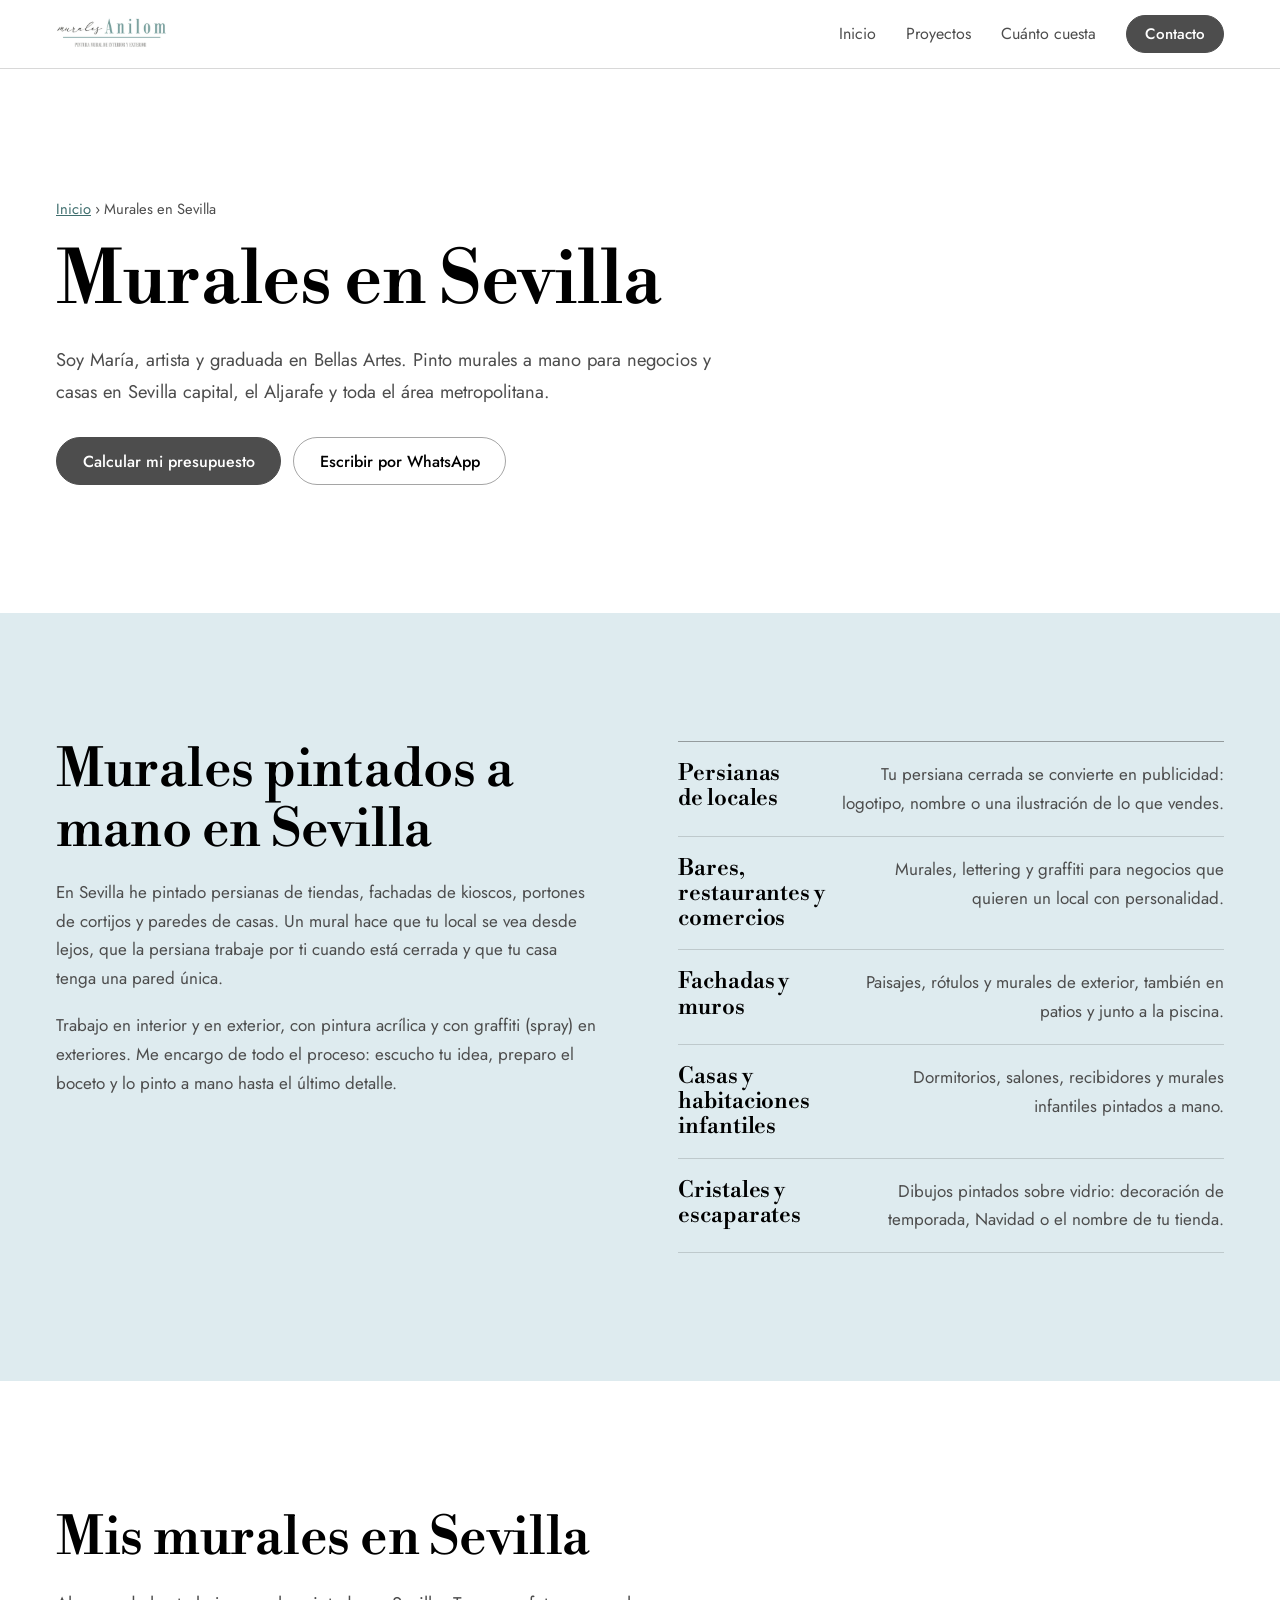
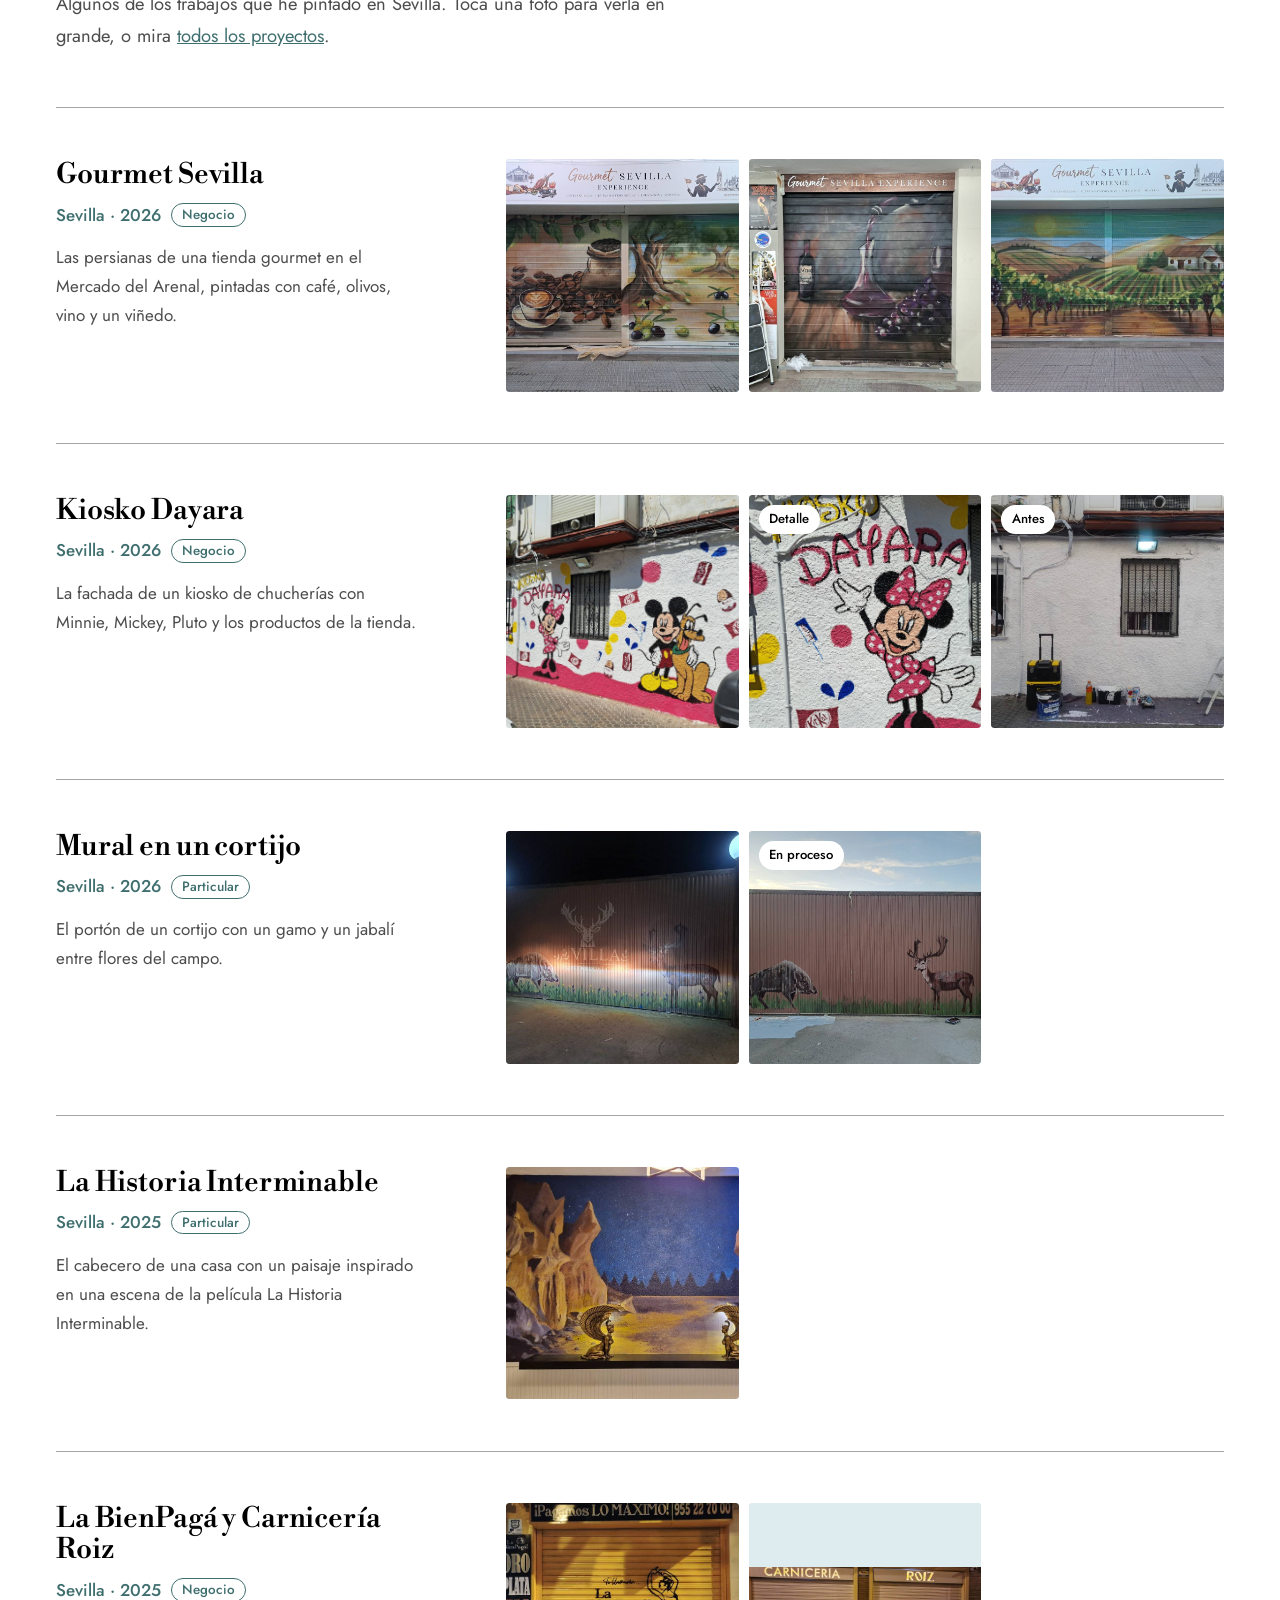
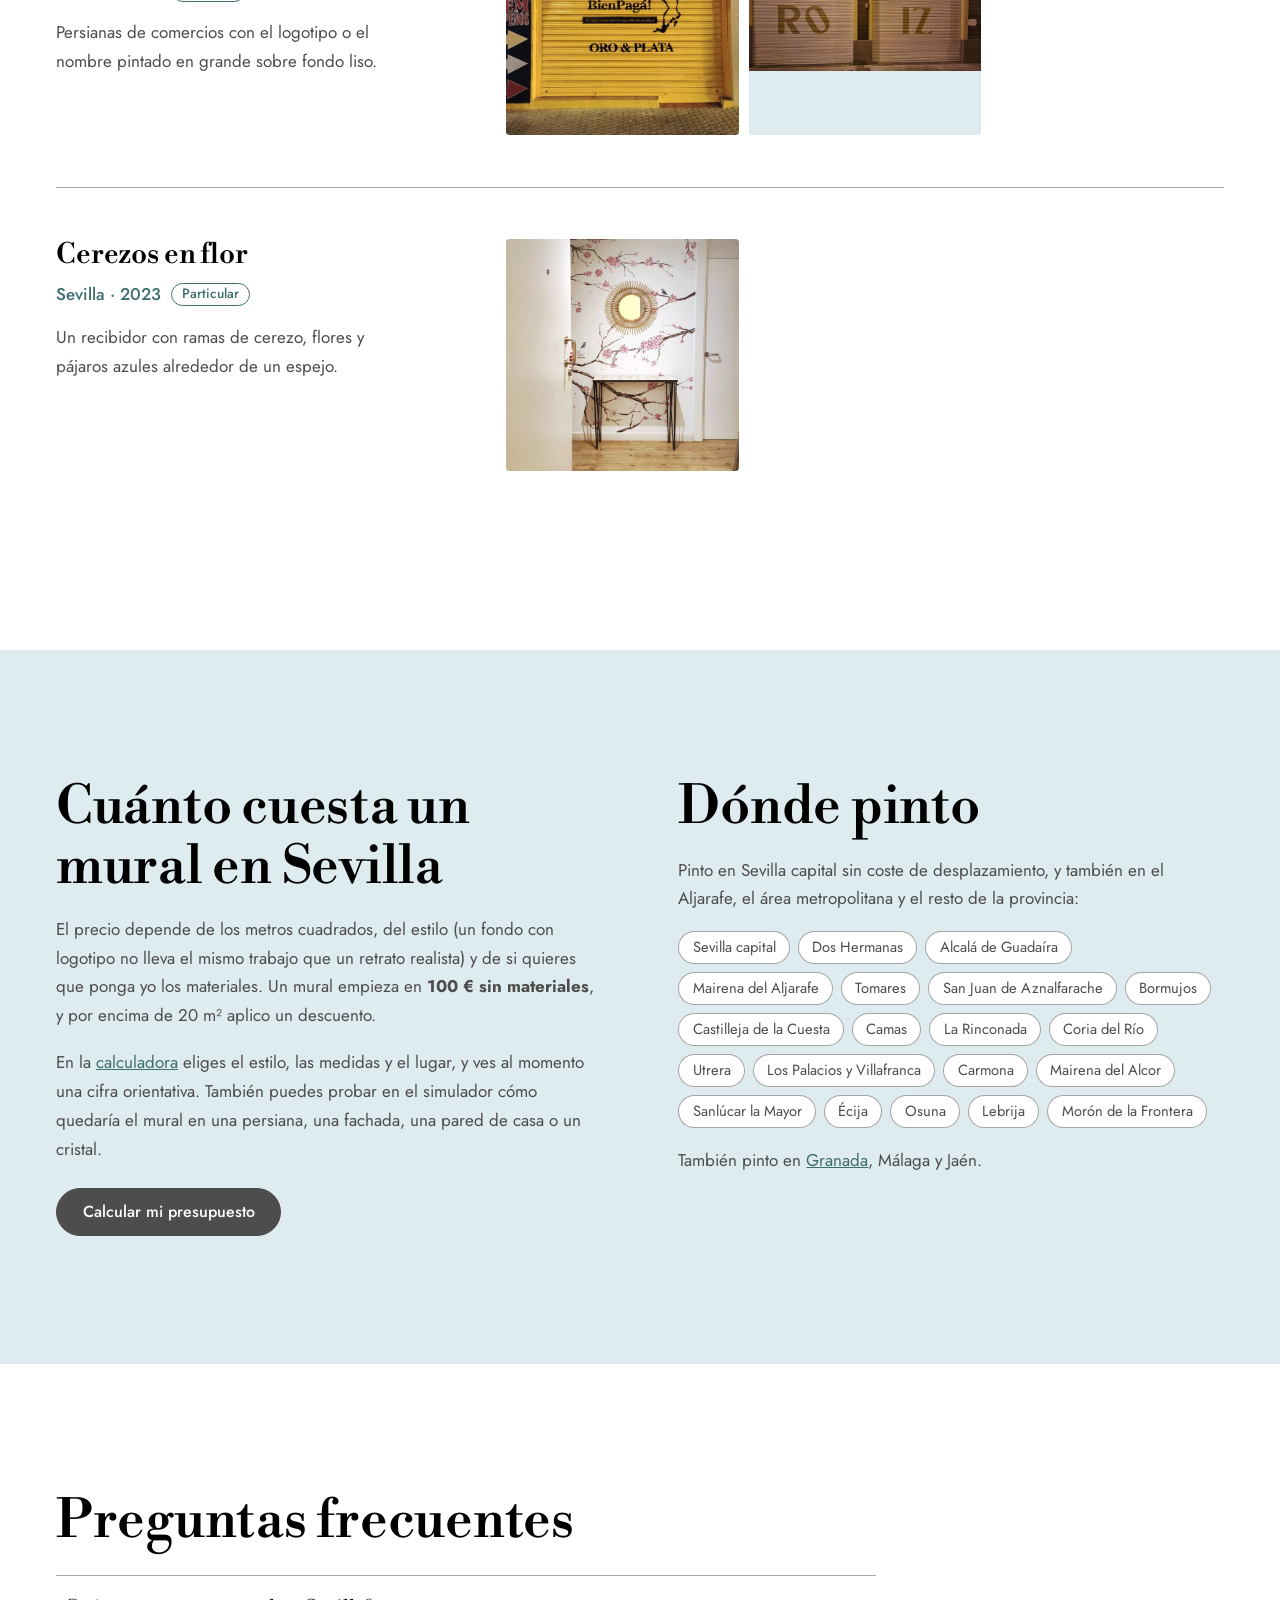
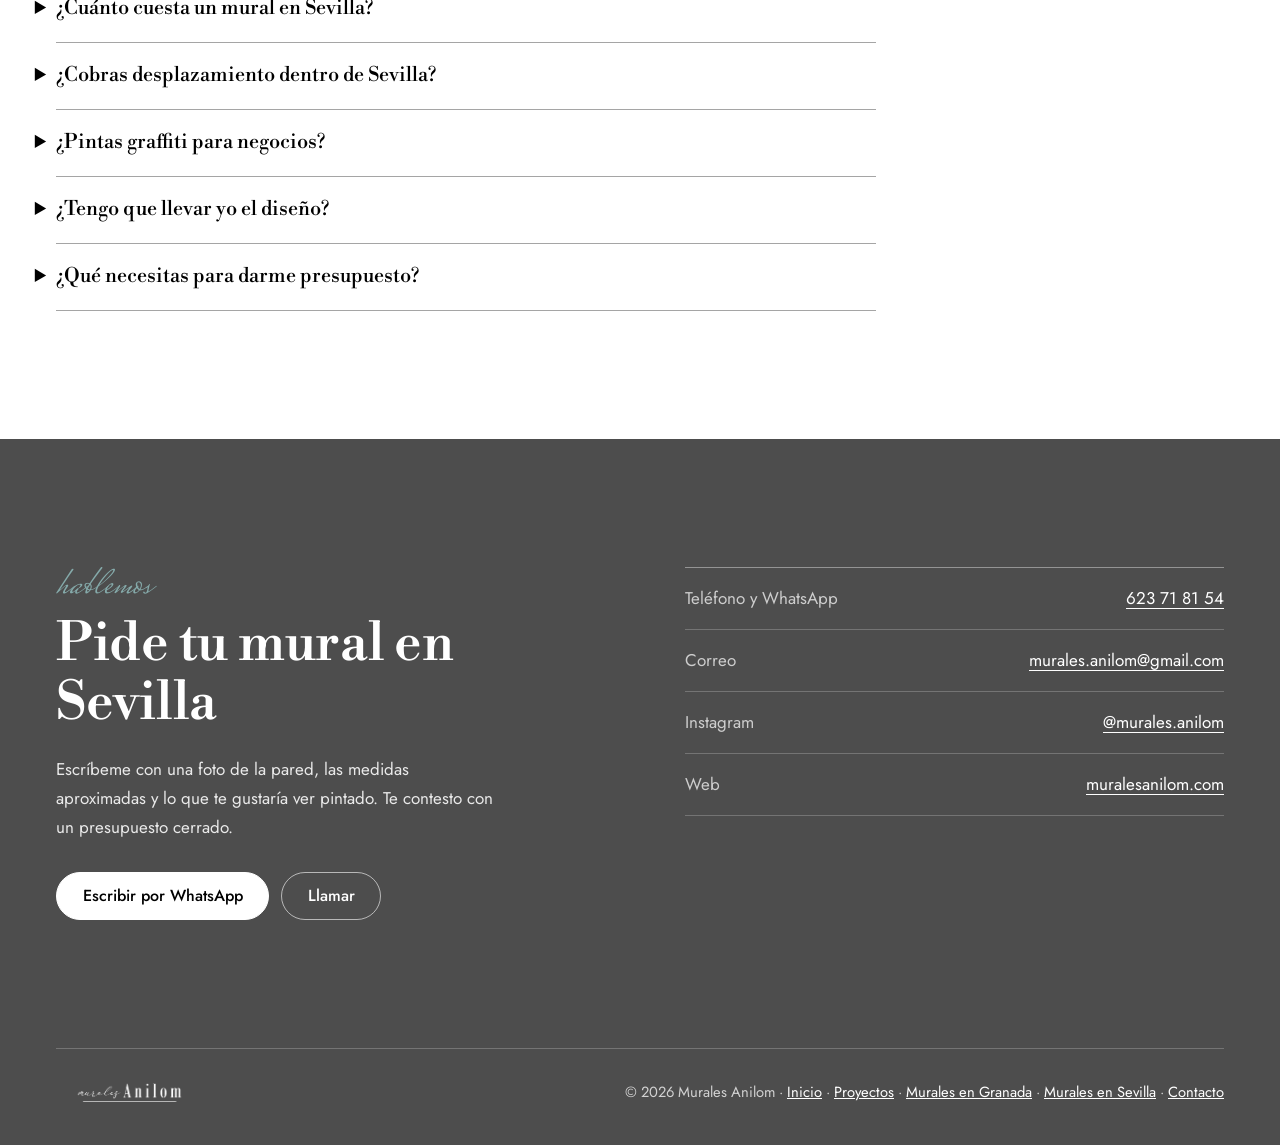
<file: murales-sevilla/index.html>
<!DOCTYPE html>
<html lang="es">
<head>
<meta charset="utf-8">
<meta name="viewport" content="width=device-width, initial-scale=1, viewport-fit=cover">
<meta name="color-scheme" content="light">
<title>Murales en Sevilla pintados a mano · Murales Anilom</title>
<meta name="description" content="Murales y graffiti pintados a mano en Sevilla: persianas de locales, bares, fachadas, casas y habitaciones infantiles. Mira mis trabajos en Sevilla y calcula tu presupuesto.">
<link rel="canonical" href="https://muralesanilom.com/murales-sevilla/">
<meta property="og:type" content="website">
<meta property="og:locale" content="es_ES">
<meta property="og:site_name" content="Murales Anilom">
<meta property="og:title" content="Murales en Sevilla pintados a mano · Murales Anilom">
<meta property="og:description" content="Murales y graffiti pintados a mano en Sevilla: persianas de locales, bares, fachadas, casas y habitaciones infantiles. Mira mis trabajos en Sevilla y calcula tu presupuesto.">
<meta property="og:url" content="https://muralesanilom.com/murales-sevilla/">
<meta property="og:image" content="https://muralesanilom.com/img/og.jpg">
<meta name="twitter:card" content="summary_large_image">
<link rel="icon" href="../favicon.ico" sizes="any">
<link rel="icon" type="image/png" sizes="32x32" href="../favicon-32.png">
<link rel="apple-touch-icon" href="../apple-touch-icon.png">
<link rel="preconnect" href="https://fonts.googleapis.com">
<link rel="preconnect" href="https://fonts.gstatic.com" crossorigin>
<link href="https://fonts.googleapis.com/css2?family=Libre+Bodoni:wght@400;500;600;700&family=Jost:wght@300;400;500;600&family=Mrs+Saint+Delafield&display=swap" rel="stylesheet">
<link rel="stylesheet" href="../assets/styles.css">
<script type="application/ld+json">
[{"@context": "https://schema.org", "@type": "Service", "name": "Murales y graffiti pintados a mano en Sevilla", "serviceType": "Pintura mural", "url": "https://muralesanilom.com/murales-sevilla/", "areaServed": {"@type": "City", "name": "Sevilla"}, "provider": {"@type": "LocalBusiness", "name": "Murales Anilom", "url": "https://muralesanilom.com/", "telephone": "+34623718154", "email": "murales.anilom@gmail.com", "image": "https://muralesanilom.com/img/og.jpg"}, "offers": {"@type": "Offer", "priceCurrency": "EUR", "price": "100", "description": "Precio mínimo de un mural sin materiales"}}, {"@context": "https://schema.org", "@type": "BreadcrumbList", "itemListElement": [{"@type": "ListItem", "position": 1, "name": "Inicio", "item": "https://muralesanilom.com/"}, {"@type": "ListItem", "position": 2, "name": "Murales en Sevilla", "item": "https://muralesanilom.com/murales-sevilla/"}]}, {"@context": "https://schema.org", "@type": "FAQPage", "mainEntity": [{"@type": "Question", "name": "¿Cuánto cuesta un mural en Sevilla?", "acceptedAnswer": {"@type": "Answer", "text": "Depende de los metros cuadrados, del estilo y de si incluye materiales. Un mural empieza en 100 € sin materiales. En la calculadora de la web eliges estilo, medidas y lugar y ves una cifra orientativa al momento. Para un presupuesto cerrado necesito fotos de la pared y sus medidas."}}, {"@type": "Question", "name": "¿Cobras desplazamiento dentro de Sevilla?", "acceptedAnswer": {"@type": "Answer", "text": "No: en Sevilla capital y en los pueblos a menos de 50 km no hay coste de desplazamiento. Para el resto de municipios se suma un pequeño plus en el presupuesto."}}, {"@type": "Question", "name": "¿Pintas graffiti para negocios?", "acceptedAnswer": {"@type": "Answer", "text": "Sí. En exteriores trabajo también con spray: persianas, fachadas y muros de bares, tiendas y empresas, con el logotipo, el nombre o una ilustración a medida."}}, {"@type": "Question", "name": "¿Tengo que llevar yo el diseño?", "acceptedAnswer": {"@type": "Answer", "text": "No hace falta. Me cuentas tu idea y la adapto al espacio con un boceto. Si ya tienes una imagen o un logotipo, partimos de ahí."}}, {"@type": "Question", "name": "¿Qué necesitas para darme presupuesto?", "acceptedAnswer": {"@type": "Answer", "text": "Fotos de la pared, su estado, las medidas exactas y el municipio. Con eso te paso un presupuesto cerrado, con y sin materiales. Escríbeme por WhatsApp."}}]}]
</script>
</head>
<body data-page="sevilla">
<header class="site-header">
  <div class="wrap header-in">
    <a class="brand" href="../" aria-label="Murales Anilom, inicio">
      <img src="../img/logo.webp" alt="Murales Anilom · pintura mural de interior y exterior" width="110" height="38">
    </a>
    <button class="menu-btn" type="button" aria-expanded="false" aria-controls="nav">Menú</button>
    <nav class="nav" id="nav" aria-label="Principal">
      <a class="nav-link" href="../" data-nav="inicio">Inicio</a>
      <a class="nav-link" href="../proyectos/" data-nav="proyectos">Proyectos</a>
      <a class="nav-link" href="../#precio" data-nav="precio">Cuánto cuesta</a>
      <a class="btn btn-small" href="../contacto/" data-nav="contacto">Contacto</a>
    </nav>
  </div>
</header>
<main>
<div class="page" id="page-sevilla">
  <section class="section ciudad-hero">
    <div class="wrap">
      <nav class="migas" aria-label="Estás aquí"><a href="../">Inicio</a> › <span aria-current="page">Murales en Sevilla</span></nav>
      <h1 class="page-title">Murales en Sevilla</h1>
      <p class="lead ciudad-lead">Soy María, artista y graduada en Bellas Artes. Pinto murales a mano para negocios y casas en Sevilla capital, el Aljarafe y toda el área metropolitana.</p>
      <div class="cta-row">
        <a class="btn" href="../#precio">Calcular mi presupuesto</a>
        <a class="btn btn-ghost" data-link="whatsapp" href="#" target="_blank" rel="noopener">Escribir por WhatsApp</a>
      </div>
    </div>
  </section>
  <section class="section section-alt">
    <div class="wrap ciudad-dos">
      <div>
        <h2>Murales pintados a mano en Sevilla</h2>
        <p class="ciudad-p">En Sevilla he pintado persianas de tiendas, fachadas de kioscos, portones de cortijos y paredes de casas. Un mural hace que tu local se vea desde lejos, que la persiana trabaje por ti cuando está cerrada y que tu casa tenga una pared única.</p>
        <p class="ciudad-p">Trabajo en interior y en exterior, con pintura acrílica y con graffiti (spray) en exteriores. Me encargo de todo el proceso: escucho tu idea, preparo el boceto y lo pinto a mano hasta el último detalle.</p>
      </div>
      <ul class="areas">
          <li><h3>Persianas de locales</h3><p>Tu persiana cerrada se convierte en publicidad: logotipo, nombre o una ilustración de lo que vendes.</p></li>
          <li><h3>Bares, restaurantes y comercios</h3><p>Murales, lettering y graffiti para negocios que quieren un local con personalidad.</p></li>
          <li><h3>Fachadas y muros</h3><p>Paisajes, rótulos y murales de exterior, también en patios y junto a la piscina.</p></li>
          <li><h3>Casas y habitaciones infantiles</h3><p>Dormitorios, salones, recibidores y murales infantiles pintados a mano.</p></li>
          <li><h3>Cristales y escaparates</h3><p>Dibujos pintados sobre vidrio: decoración de temporada, Navidad o el nombre de tu tienda.</p></li>
      </ul>
    </div>
  </section>
  <section class="section">
    <div class="wrap">
      <div class="section-head">
        <h2>Mis murales en Sevilla</h2>
        <p class="lead">Algunos de los trabajos que he pintado en Sevilla. Toca una foto para verla en grande, o mira <a href="../proyectos/">todos los proyectos</a>.</p>
      </div>
    </div>
    <div class="wrap" data-galeria>
      <article class="proyecto">
        <header class="proyecto-head"><h3>Gourmet Sevilla</h3><p class="meta"><span class="lugar">Sevilla · 2026</span><span class="tag">Negocio</span></p><p class="texto">Las persianas de una tienda gourmet en el Mercado del Arenal, pintadas con café, olivos, vino y un viñedo.</p></header>
        <div class="rejilla"><figure class="tile" style="--pos:50% 65%"><button type="button" aria-label="Ampliar foto: Dos persianas pintadas con granos de café y una taza, y un olivar con aceitunas"><img src="../img/gourmet1.jpg" alt="Dos persianas pintadas con granos de café y una taza, y un olivar con aceitunas" loading="lazy" decoding="async"></button></figure><figure class="tile" style="--pos:50% 62%"><button type="button" aria-label="Ampliar foto: Persiana pintada con una botella, una jarra de vino y uvas"><img src="../img/gourmet2.jpg" alt="Persiana pintada con una botella, una jarra de vino y uvas" loading="lazy" decoding="async"></button></figure><figure class="tile" style="--pos:50% 62%"><button type="button" aria-label="Ampliar foto: Persiana doble pintada con un viñedo, colinas y una casa de campo"><img src="../img/gourmet3.jpg" alt="Persiana doble pintada con un viñedo, colinas y una casa de campo" loading="lazy" decoding="async"></button></figure></div>
      </article>
      <article class="proyecto">
        <header class="proyecto-head"><h3>Kiosko Dayara</h3><p class="meta"><span class="lugar">Sevilla · 2026</span><span class="tag">Negocio</span></p><p class="texto">La fachada de un kiosko de chucherías con Minnie, Mickey, Pluto y los productos de la tienda.</p></header>
        <div class="rejilla"><figure class="tile" style="--pos:62% 55%"><button type="button" aria-label="Ampliar foto: Fachada pintada con Minnie, Mickey y Pluto, y golosinas"><img src="../img/dayara.jpg" alt="Fachada pintada con Minnie, Mickey y Pluto, y golosinas" loading="lazy" decoding="async"></button></figure><figure class="tile" style="--pos:50% 40%"><button type="button" aria-label="Ampliar foto: Minnie Mouse con el nombre del kiosko pintado encima"><img src="../img/dayara3.jpg" alt="Minnie Mouse con el nombre del kiosko pintado encima" loading="lazy" decoding="async"></button><span class="chip">Detalle</span></figure><figure class="tile" style="--pos:50% 50%"><button type="button" aria-label="Ampliar foto: La fachada blanca antes de pintar el mural"><img src="../img/dayara_antes.jpg" alt="La fachada blanca antes de pintar el mural" loading="lazy" decoding="async"></button><span class="chip">Antes</span></figure></div>
      </article>
      <article class="proyecto">
        <header class="proyecto-head"><h3>Mural en un cortijo</h3><p class="meta"><span class="lugar">Sevilla · 2026</span><span class="tag">Particular</span></p><p class="texto">El portón de un cortijo con un gamo y un jabalí entre flores del campo.</p></header>
        <div class="rejilla"><figure class="tile" style="--pos:62% 55%"><button type="button" aria-label="Ampliar foto: Portón de un cortijo de noche con un gamo, un jabalí y el logotipo de un ciervo"><img src="../img/cortijo1.jpg" alt="Portón de un cortijo de noche con un gamo, un jabalí y el logotipo de un ciervo" loading="lazy" decoding="async"></button></figure><figure class="tile" style="--pos:62% 60%"><button type="button" aria-label="Ampliar foto: El gamo y el jabalí a medio pintar sobre el portón marrón"><img src="../img/cortijo2.jpg" alt="El gamo y el jabalí a medio pintar sobre el portón marrón" loading="lazy" decoding="async"></button><span class="chip">En proceso</span></figure></div>
      </article>
      <article class="proyecto">
        <header class="proyecto-head"><h3>La Historia Interminable</h3><p class="meta"><span class="lugar">Sevilla · 2025</span><span class="tag">Particular</span></p><p class="texto">El cabecero de una casa con un paisaje inspirado en una escena de la película La Historia Interminable.</p></header>
        <div class="rejilla"><figure class="tile" style="--pos:30% 50%"><button type="button" aria-label="Ampliar foto: Pared con un paisaje nocturno de rocas doradas y moradas, un cielo estrellado y dos esfinges doradas delante"><img src="../img/historia.jpg" alt="Pared con un paisaje nocturno de rocas doradas y moradas, un cielo estrellado y dos esfinges doradas delante" loading="lazy" decoding="async"></button></figure></div>
      </article>
      <article class="proyecto">
        <header class="proyecto-head"><h3>La BienPagá y Carnicería Roiz</h3><p class="meta"><span class="lugar">Sevilla · 2025</span><span class="tag">Negocio</span></p><p class="texto">Persianas de comercios con el logotipo o el nombre pintado en grande sobre fondo liso.</p></header>
        <div class="rejilla"><figure class="tile" style="--pos:50% 62%"><button type="button" aria-label="Ampliar foto: Persiana amarilla con el logotipo de La BienPagá pintado en negro"><img src="../img/bienpaga.jpg" alt="Persiana amarilla con el logotipo de La BienPagá pintado en negro" loading="lazy" decoding="async"></button></figure><figure class="tile contain" style="--pos:50% 50%"><button type="button" aria-label="Ampliar foto: Persianas de una carnicería con las letras RO e IZ pintadas en grande"><img src="../img/roiz.jpg" alt="Persianas de una carnicería con las letras RO e IZ pintadas en grande" loading="lazy" decoding="async"></button></figure></div>
      </article>
      <article class="proyecto">
        <header class="proyecto-head"><h3>Cerezos en flor</h3><p class="meta"><span class="lugar">Sevilla · 2023</span><span class="tag">Particular</span></p><p class="texto">Un recibidor con ramas de cerezo, flores y pájaros azules alrededor de un espejo.</p></header>
        <div class="rejilla"><figure class="tile" style="--pos:50% 45%"><button type="button" aria-label="Ampliar foto: Recibidor con ramas de cerezo en flor y pájaros azules alrededor de un espejo"><img src="../img/cerezos.jpg" alt="Recibidor con ramas de cerezo en flor y pájaros azules alrededor de un espejo" loading="lazy" decoding="async"></button></figure></div>
      </article>
    </div>
  </section>
  <section class="section section-alt">
    <div class="wrap ciudad-dos">
      <div>
        <h2>Cuánto cuesta un mural en Sevilla</h2>
        <p class="ciudad-p">El precio depende de los metros cuadrados, del estilo (un fondo con logotipo no lleva el mismo trabajo que un retrato realista) y de si quieres que ponga yo los materiales. Un mural empieza en <strong>100 € sin materiales</strong>, y por encima de 20 m² aplico un descuento.</p>
        <p class="ciudad-p">En la <a href="../#precio">calculadora</a> eliges el estilo, las medidas y el lugar, y ves al momento una cifra orientativa. También puedes probar en el simulador cómo quedaría el mural en una persiana, una fachada, una pared de casa o un cristal.</p>
        <div class="cta-row" style="margin-top:24px"><a class="btn" href="../#precio">Calcular mi presupuesto</a></div>
      </div>
      <div>
        <h2>Dónde pinto</h2>
        <p class="ciudad-p">Pinto en Sevilla capital sin coste de desplazamiento, y también en el Aljarafe, el área metropolitana y el resto de la provincia:</p>
        <ul class="zonas"><li>Sevilla capital</li><li>Dos Hermanas</li><li>Alcalá de Guadaíra</li><li>Mairena del Aljarafe</li><li>Tomares</li><li>San Juan de Aznalfarache</li><li>Bormujos</li><li>Castilleja de la Cuesta</li><li>Camas</li><li>La Rinconada</li><li>Coria del Río</li><li>Utrera</li><li>Los Palacios y Villafranca</li><li>Carmona</li><li>Mairena del Alcor</li><li>Sanlúcar la Mayor</li><li>Écija</li><li>Osuna</li><li>Lebrija</li><li>Morón de la Frontera</li></ul>
        <p class="ciudad-p">También pinto en <a href="../murales-granada/">Granada</a>, Málaga y Jaén.</p>
      </div>
    </div>
  </section>
  <section class="section">
    <div class="wrap faq">
      <h2>Preguntas frecuentes</h2>
        <details><summary>¿Cuánto cuesta un mural en Sevilla?</summary><p>Depende de los metros cuadrados, del estilo y de si incluye materiales. Un mural empieza en 100 € sin materiales. En la calculadora de la web eliges estilo, medidas y lugar y ves una cifra orientativa al momento. Para un presupuesto cerrado necesito fotos de la pared y sus medidas.</p></details>
        <details><summary>¿Cobras desplazamiento dentro de Sevilla?</summary><p>No: en Sevilla capital y en los pueblos a menos de 50 km no hay coste de desplazamiento. Para el resto de municipios se suma un pequeño plus en el presupuesto.</p></details>
        <details><summary>¿Pintas graffiti para negocios?</summary><p>Sí. En exteriores trabajo también con spray: persianas, fachadas y muros de bares, tiendas y empresas, con el logotipo, el nombre o una ilustración a medida.</p></details>
        <details><summary>¿Tengo que llevar yo el diseño?</summary><p>No hace falta. Me cuentas tu idea y la adapto al espacio con un boceto. Si ya tienes una imagen o un logotipo, partimos de ahí.</p></details>
        <details><summary>¿Qué necesitas para darme presupuesto?</summary><p>Fotos de la pared, su estado, las medidas exactas y el municipio. Con eso te paso un presupuesto cerrado, con y sin materiales. Escríbeme por WhatsApp.</p></details>
    </div>
  </section>
  <section class="contact-dark">
    <div class="wrap cd-grid">
      <div>
        <span class="script" aria-hidden="true">hablemos</span>
        <h2>Pide tu mural en Sevilla</h2>
        <p style="margin-top:22px;max-width:44ch">Escríbeme con una foto de la pared, las medidas aproximadas y lo que te gustaría ver pintado. Te contesto con un presupuesto cerrado.</p>
        <div class="cta-row">
          <a class="btn" data-link="whatsapp" href="#" target="_blank" rel="noopener">Escribir por WhatsApp</a>
          <a class="btn btn-ghost" data-link="tel" href="#">Llamar</a>
        </div>
      </div>
      <ul class="clist-dark">
        <li><span>Teléfono y WhatsApp</span><a data-link="tel" data-text="telefono" href="#"></a></li>
        <li><span>Correo</span><a data-link="mail" data-text="email" href="#"></a></li>
        <li><span>Instagram</span><a data-link="instagram" data-text="instagramTxt" href="#" target="_blank" rel="noopener"></a></li>
        <li><span>Web</span><a data-link="web" data-text="web" href="#" target="_blank" rel="noopener"></a></li>
      </ul>
    </div>
  </section>
</div>
</main>
<footer class="site-footer">
  <div class="wrap foot-in">
    <img src="../img/logo_blanco.webp" loading="lazy" decoding="async" alt="Murales Anilom" width="140" height="34">
    <span>© 2026 Murales Anilom · <a href="../">Inicio</a> · <a href="../proyectos/">Proyectos</a> · <a href="../murales-granada/">Murales en Granada</a> · <a href="../murales-sevilla/">Murales en Sevilla</a> · <a href="../contacto/">Contacto</a></span>
  </div>
</footer>
<div class="lightbox" id="lightbox" role="dialog" aria-modal="true" aria-label="Foto ampliada" hidden>
  <button class="lb-btn lb-close" type="button" aria-label="Cerrar">×</button>
  <button class="lb-btn lb-prev" type="button" aria-label="Foto anterior">‹</button>
  <button class="lb-btn lb-next" type="button" aria-label="Foto siguiente">›</button>
  <figure><img alt=""><figcaption></figcaption></figure>
</div>
<script src="../assets/config.js"></script>
<script src="../assets/images.js"></script>
<script src="../assets/app.js"></script>
</body>
</html>
</file>
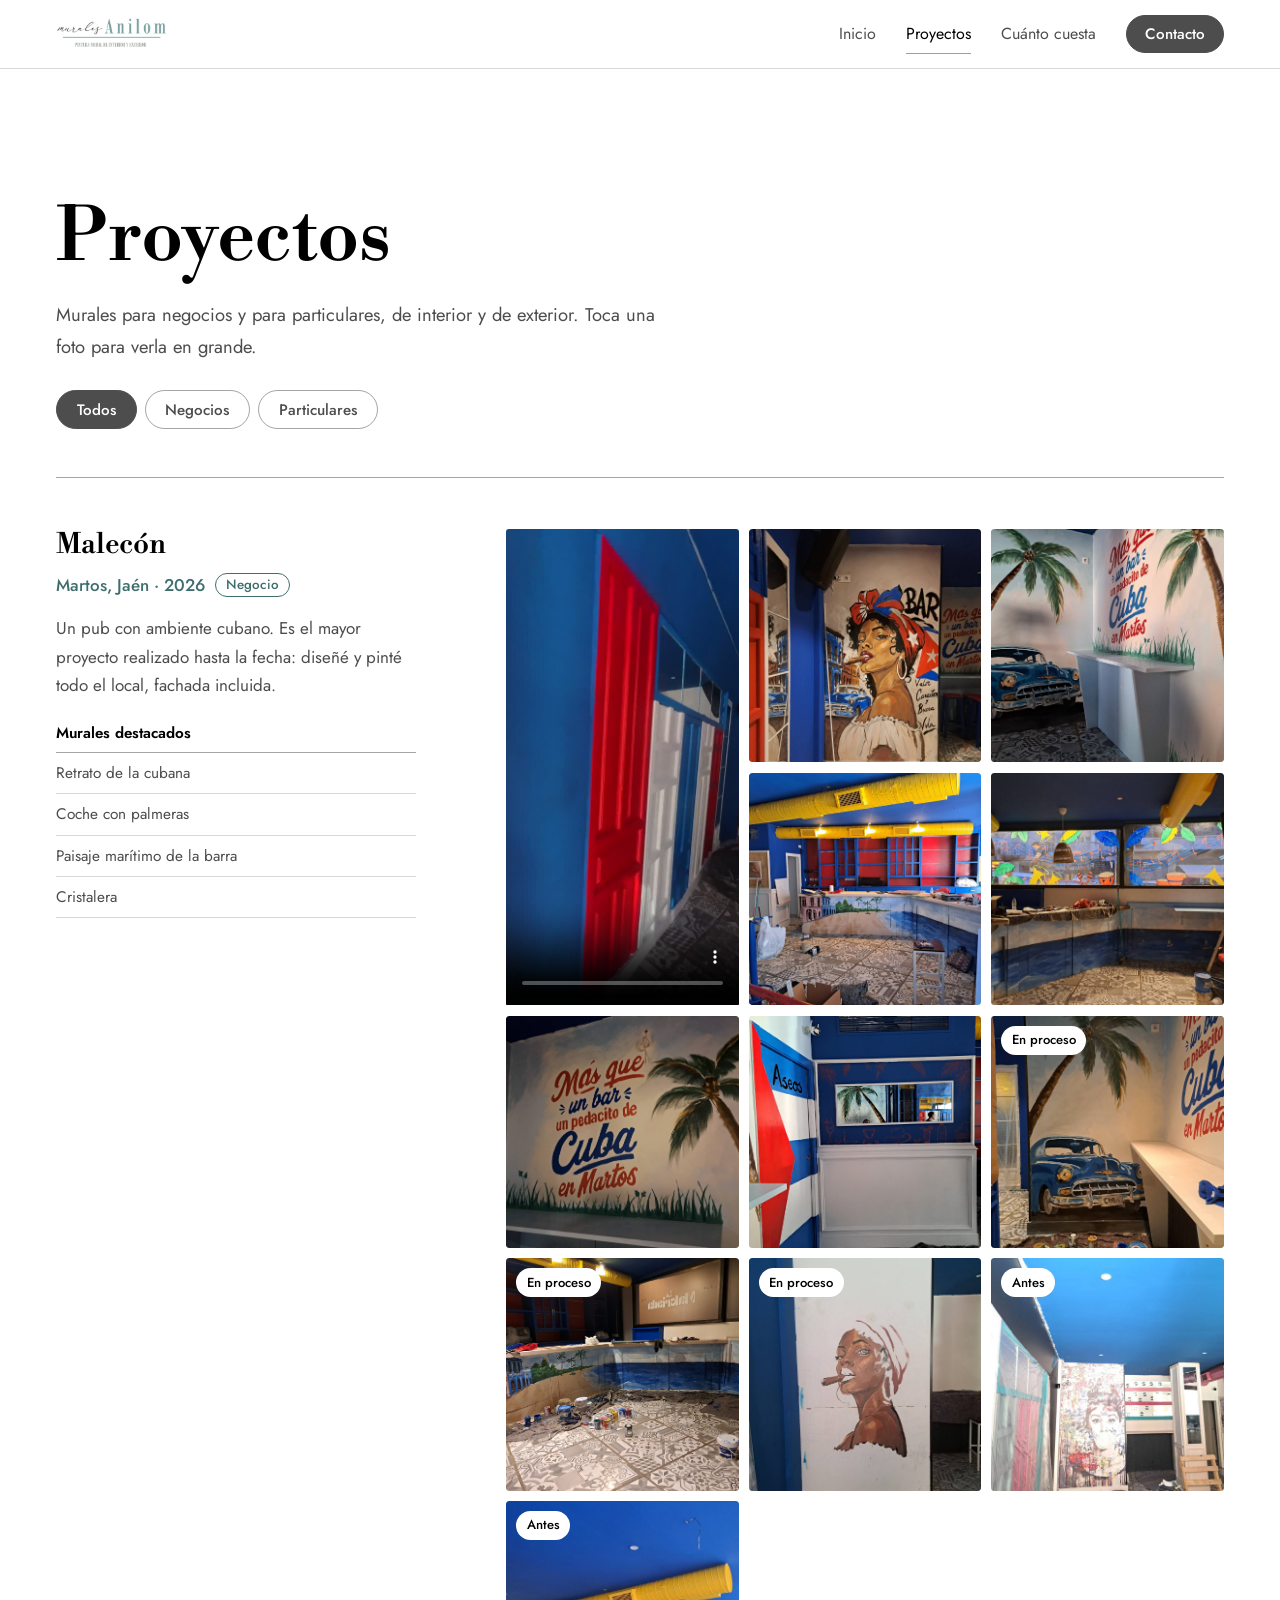
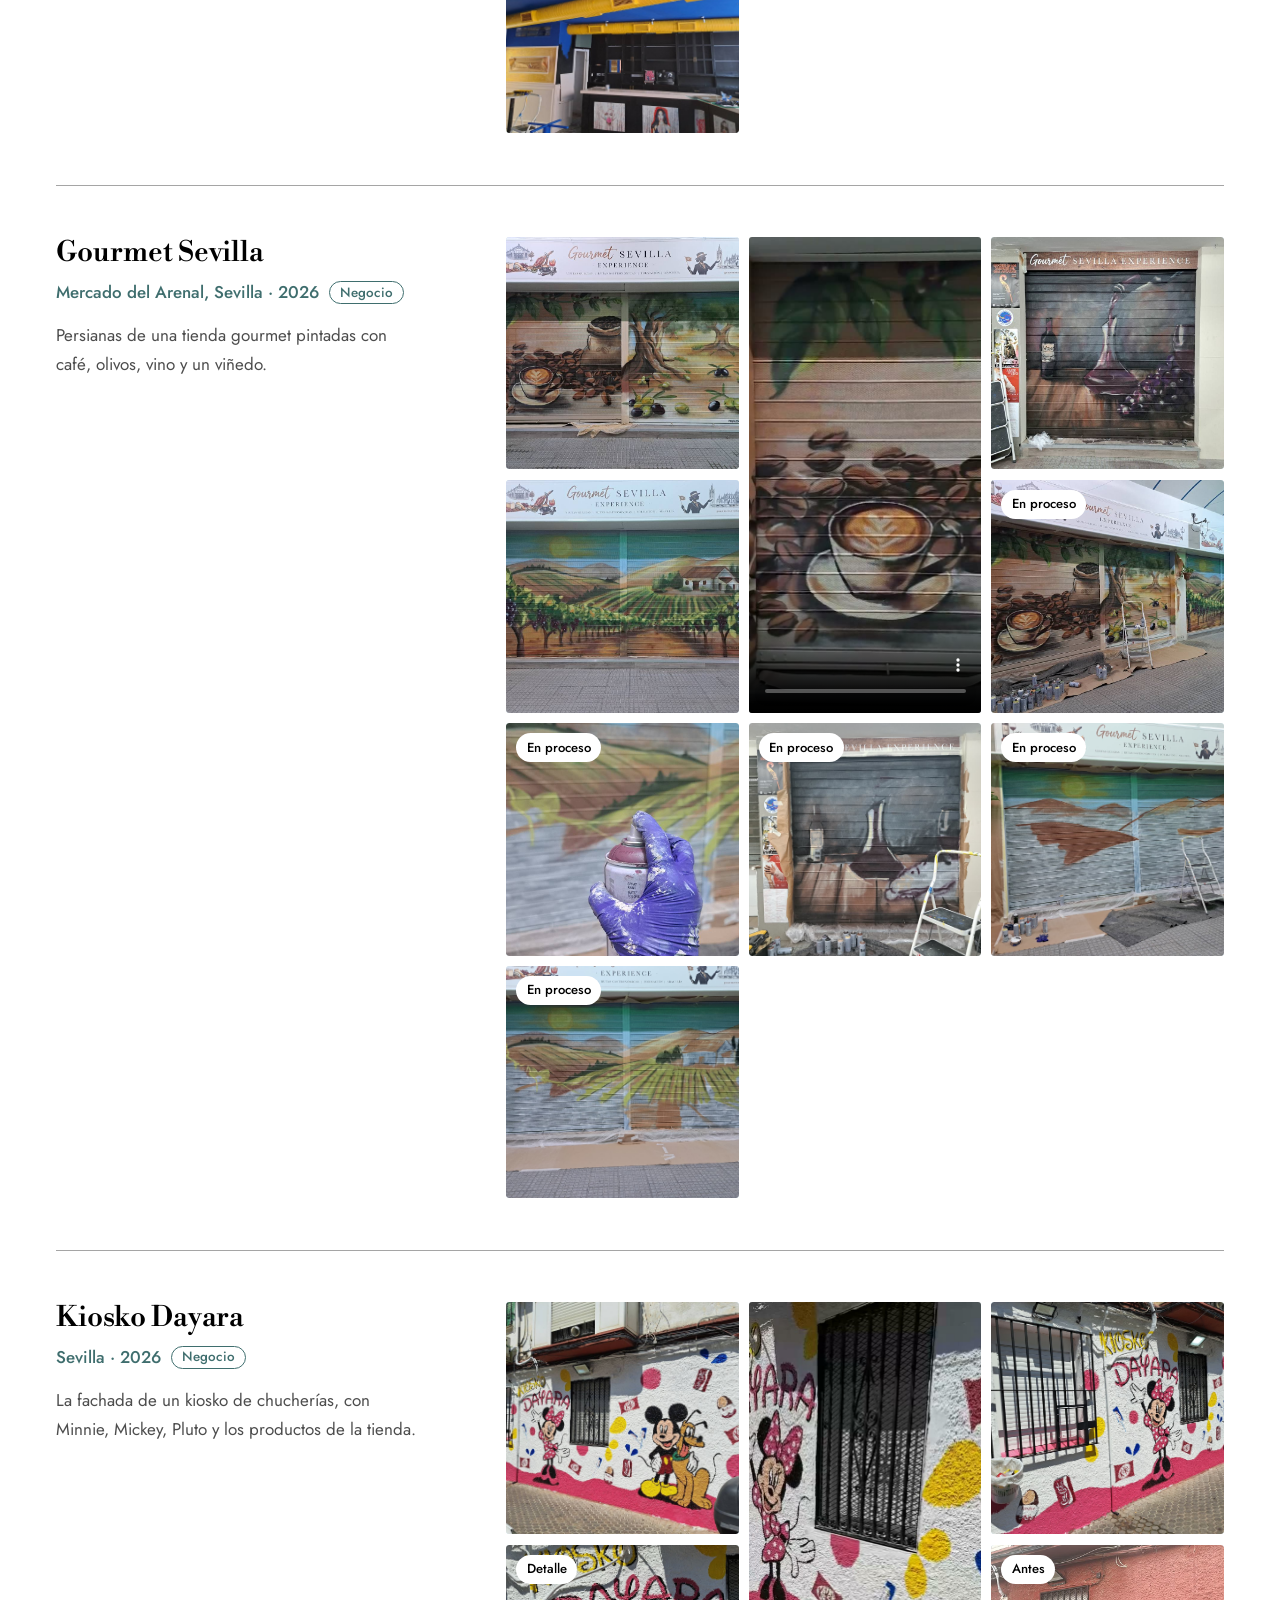
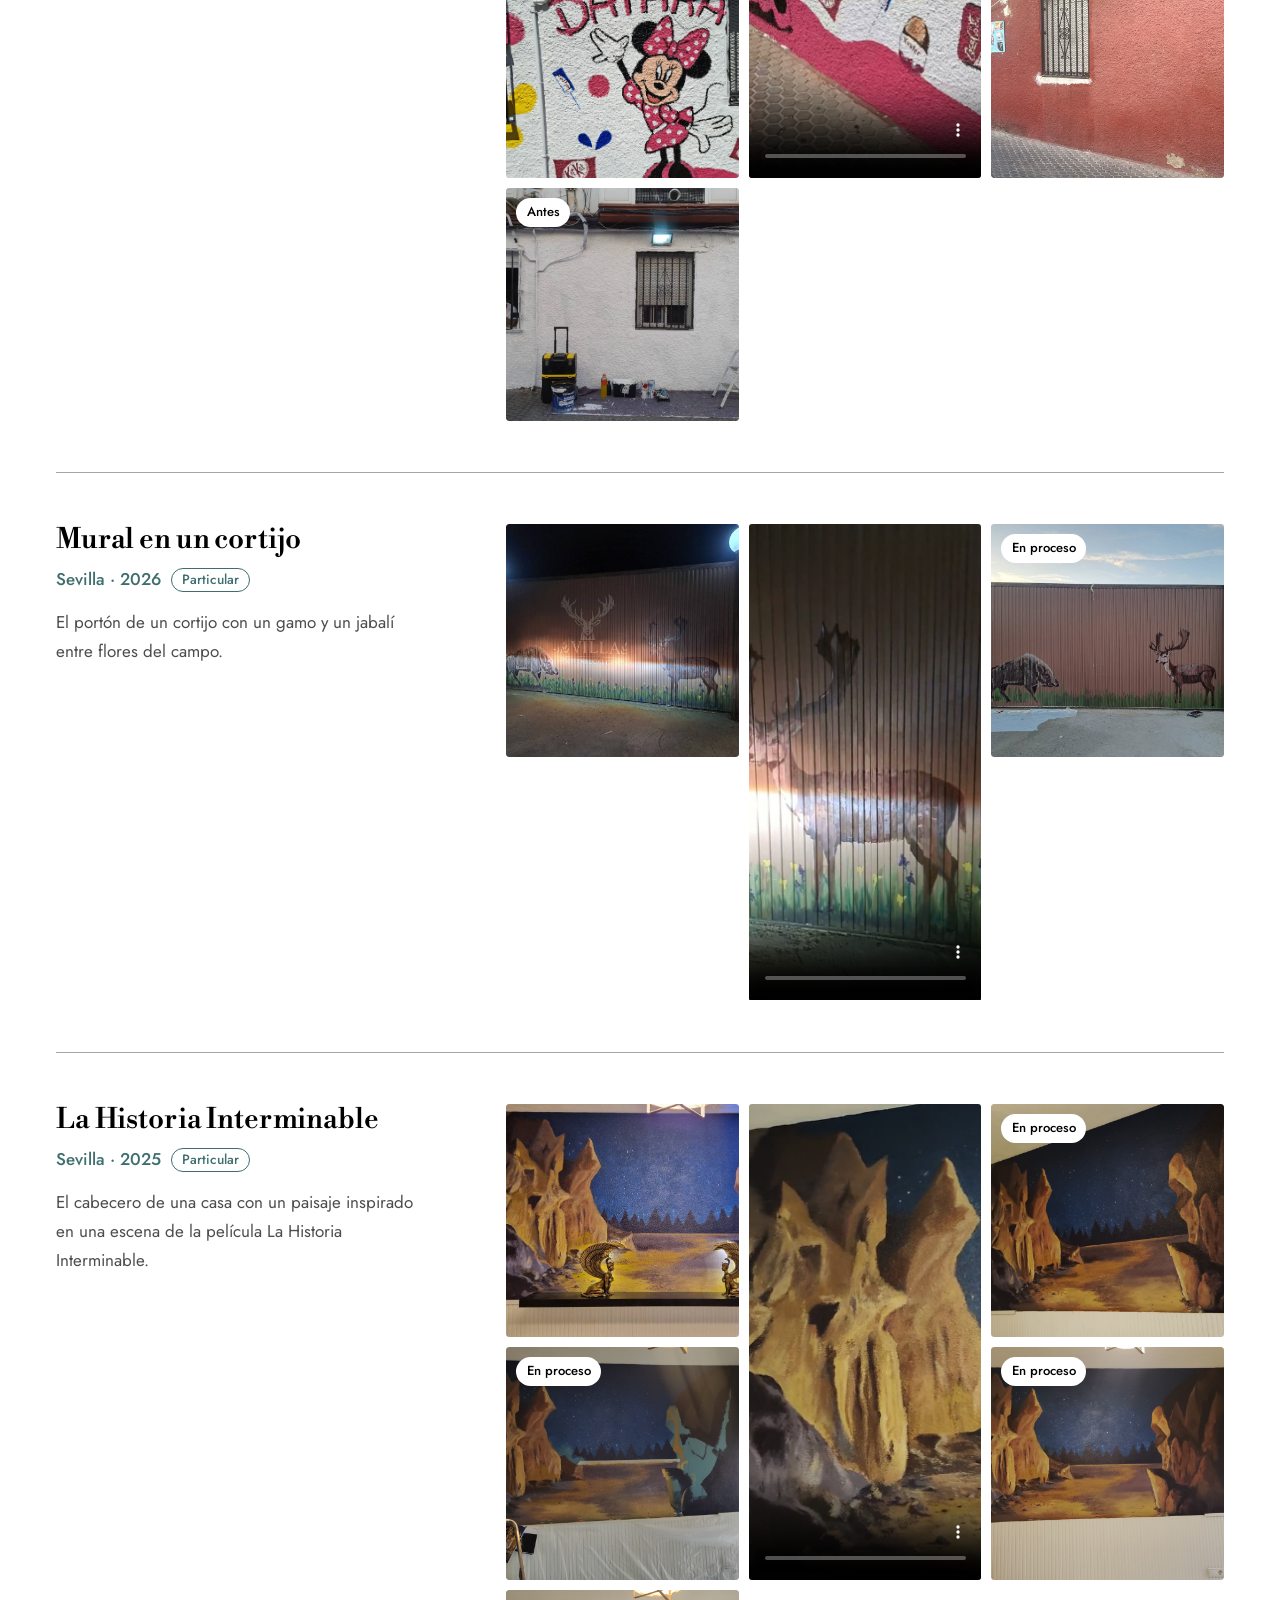
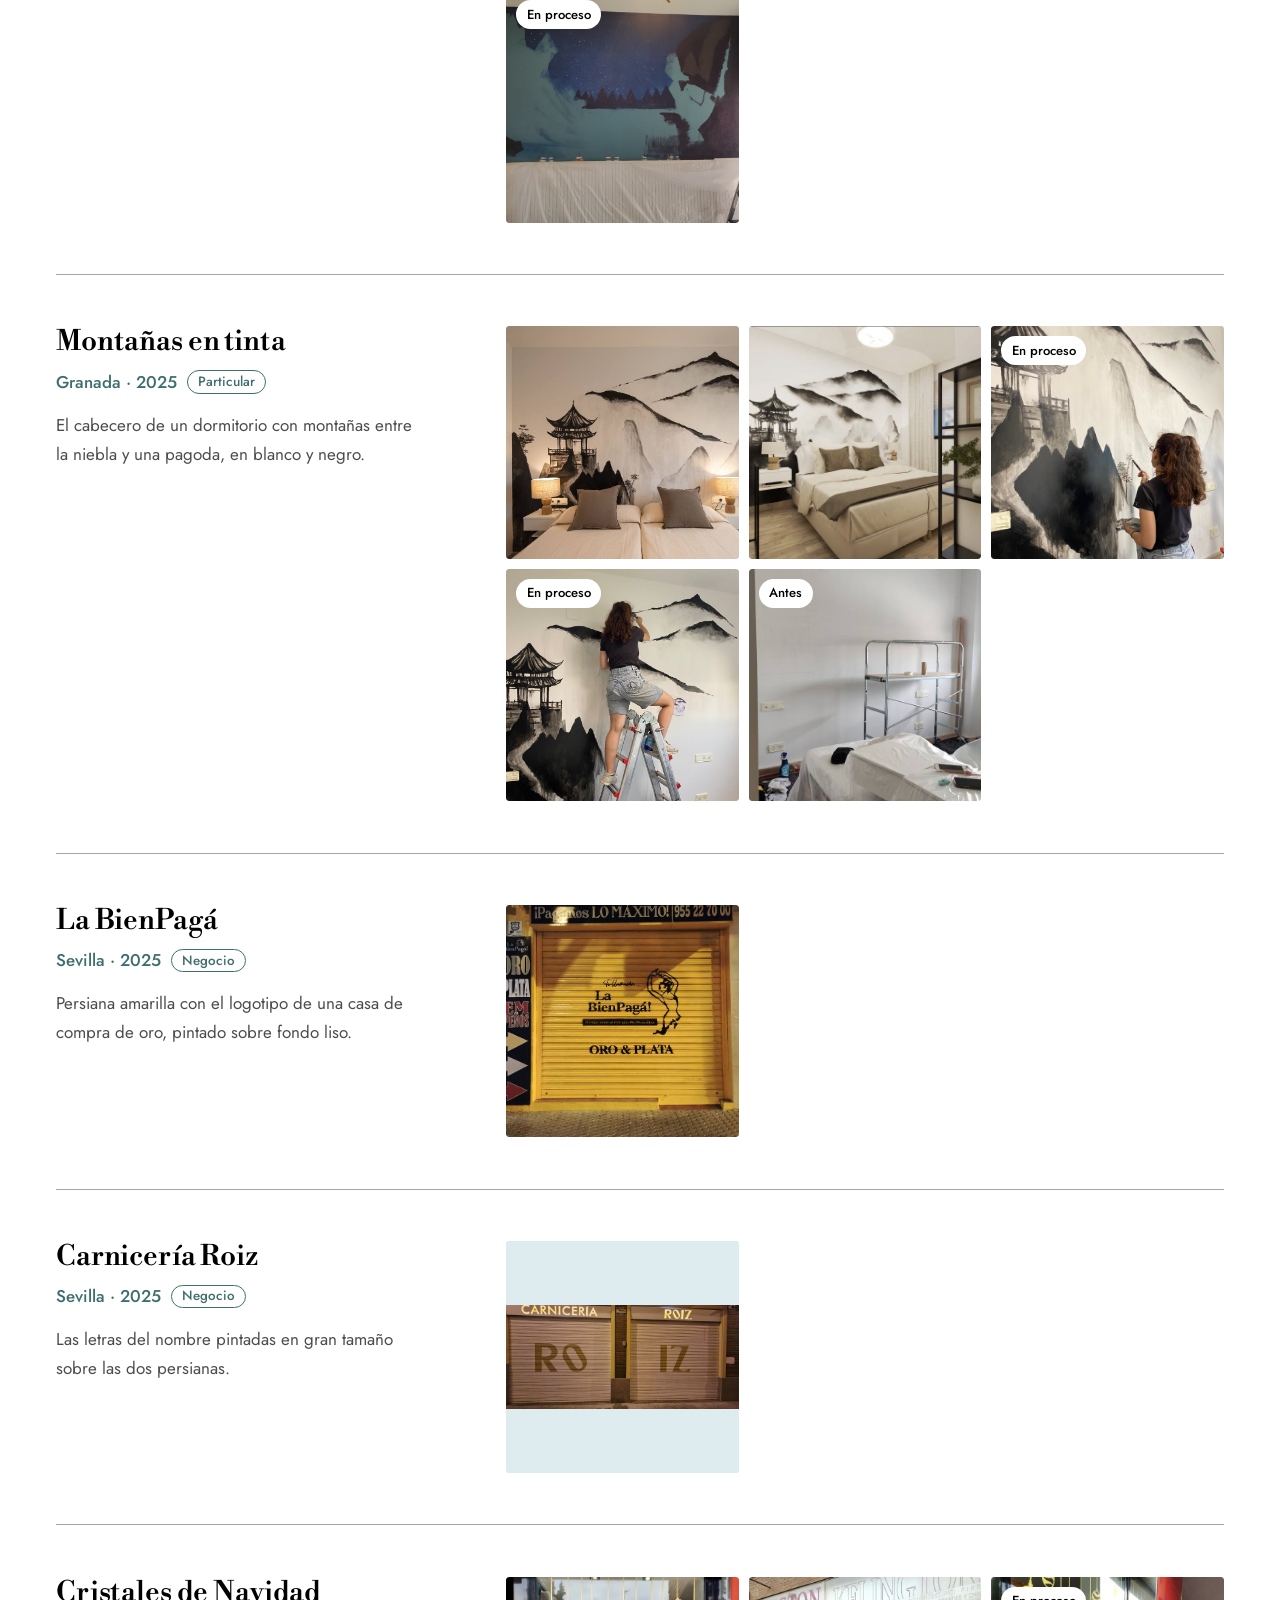
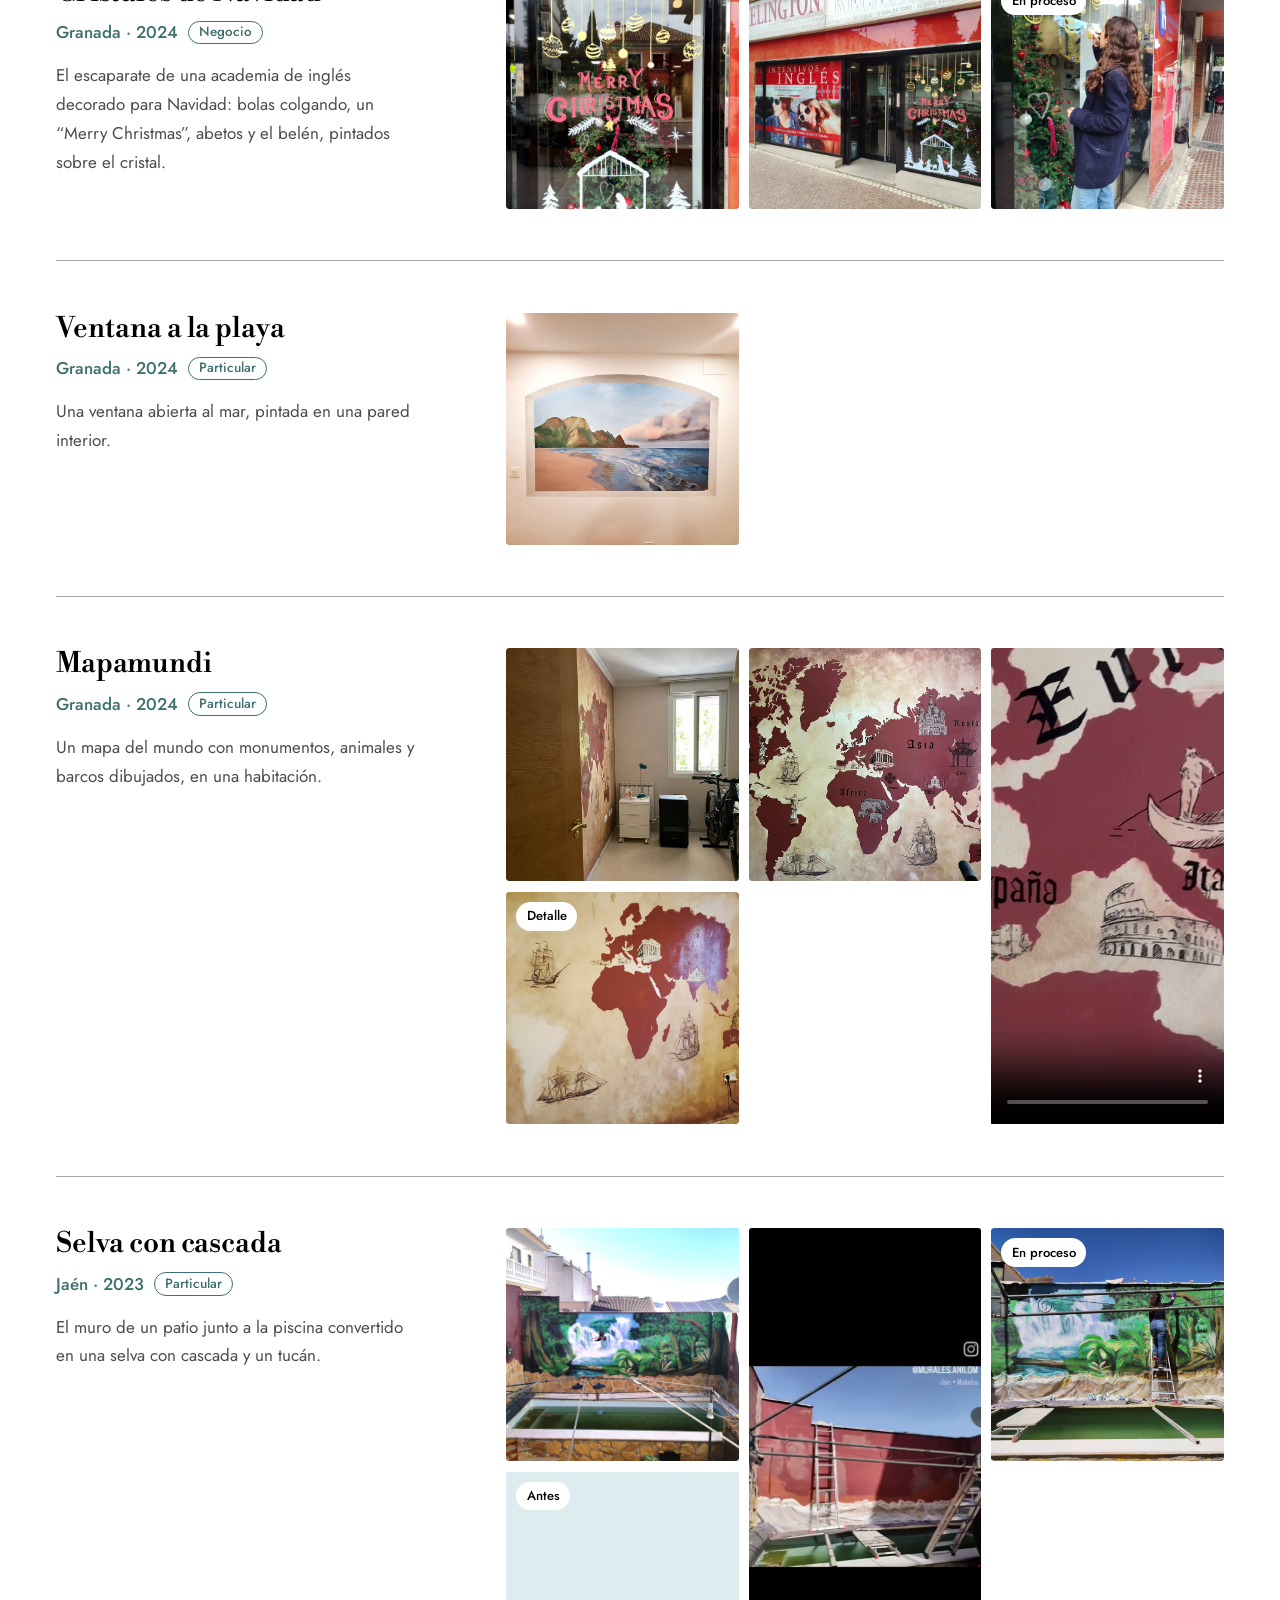
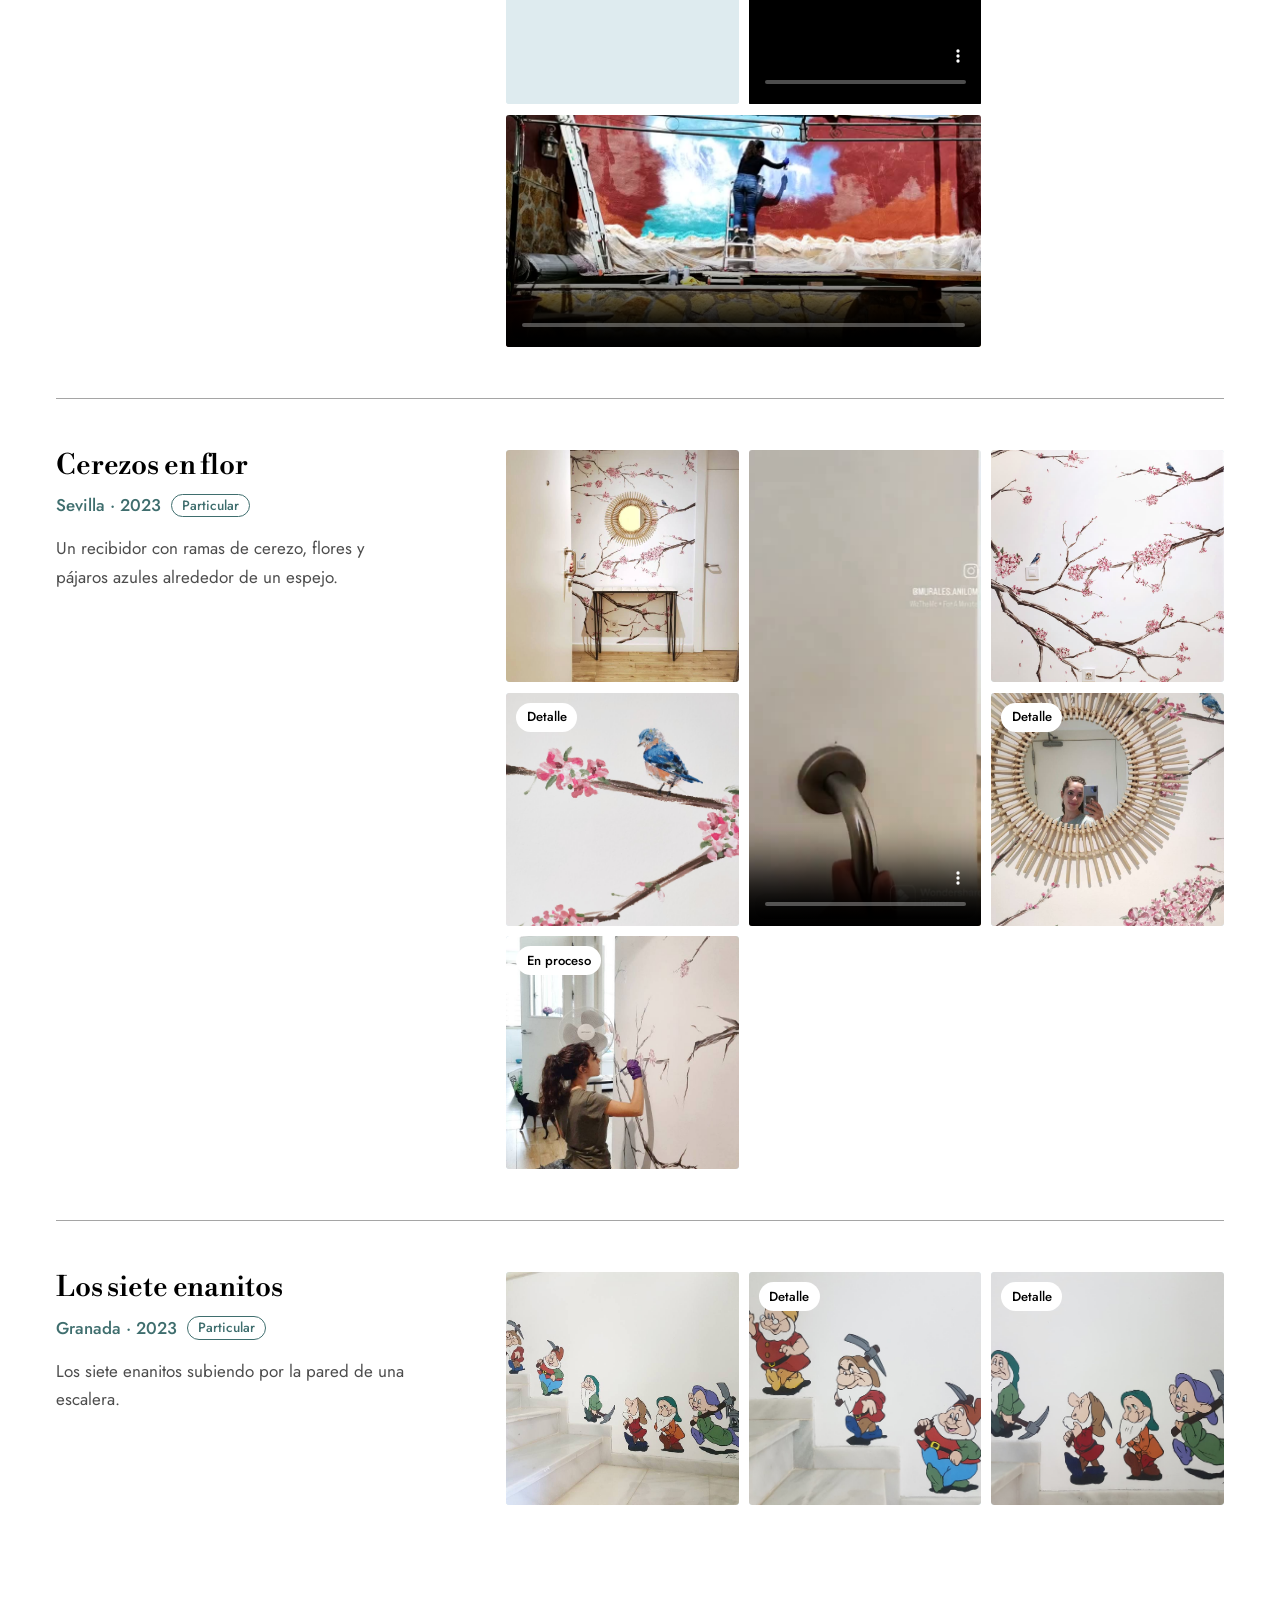
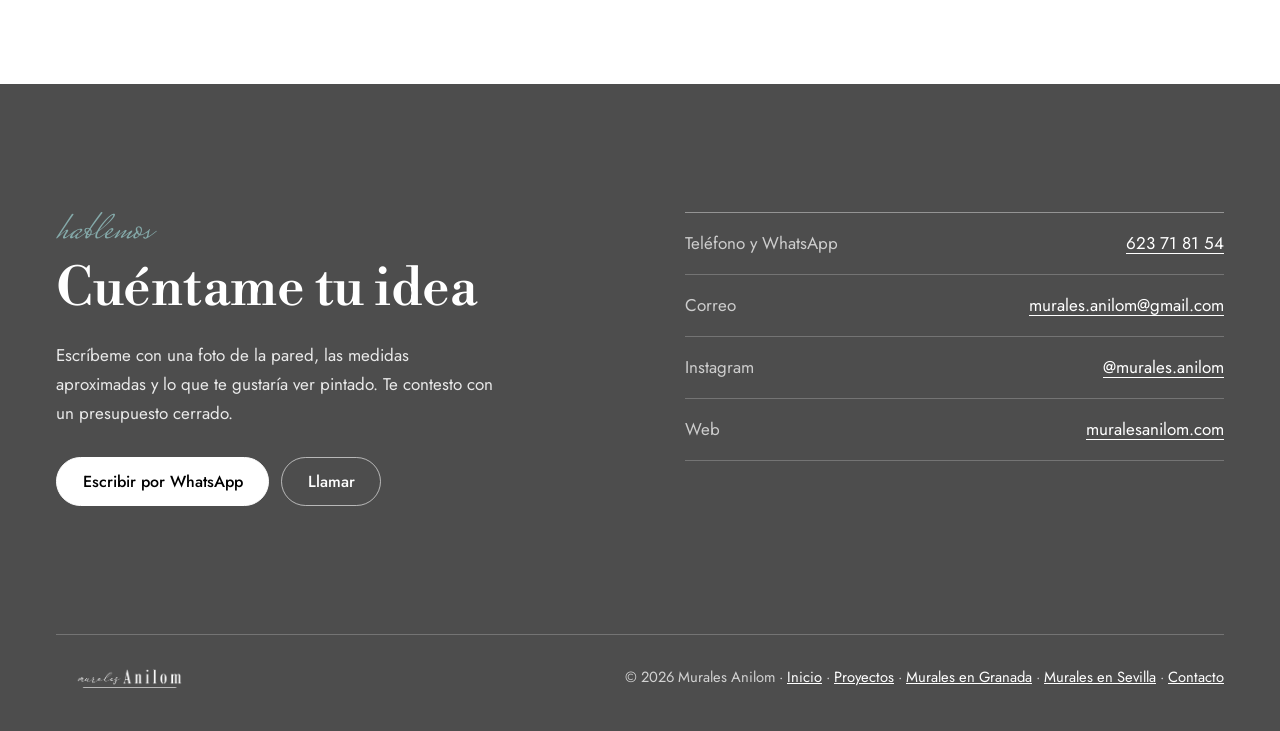
<file: proyectos/index.html>
<!DOCTYPE html>
<html lang="es">
<head>
<meta charset="utf-8">
<meta name="viewport" content="width=device-width, initial-scale=1, viewport-fit=cover">
<meta name="color-scheme" content="light">
<title>Proyectos: murales en Granada y Sevilla · Murales Anilom</title>
<meta name="description" content="Murales pintados a mano en Granada, Sevilla y Jaén: persianas de locales, bares, fachadas, casas y escaparates. Mira los trabajos terminados, con fotos y vídeos.">
<link rel="canonical" href="https://muralesanilom.com/proyectos/">
<meta property="og:type" content="website">
<meta property="og:locale" content="es_ES">
<meta property="og:site_name" content="Murales Anilom">
<meta property="og:title" content="Proyectos: murales en Granada y Sevilla · Murales Anilom">
<meta property="og:description" content="Murales pintados a mano en Granada, Sevilla y Jaén: persianas de locales, bares, fachadas, casas y escaparates. Mira los trabajos terminados, con fotos y vídeos.">
<meta property="og:url" content="https://muralesanilom.com/proyectos/">
<meta property="og:image" content="https://muralesanilom.com/img/og.jpg">
<meta name="twitter:card" content="summary_large_image">
<link rel="icon" href="../favicon.ico" sizes="any">
<link rel="icon" type="image/png" sizes="32x32" href="../favicon-32.png">
<link rel="apple-touch-icon" href="../apple-touch-icon.png">
<link rel="preconnect" href="https://fonts.googleapis.com">
<link rel="preconnect" href="https://fonts.gstatic.com" crossorigin>
<link href="https://fonts.googleapis.com/css2?family=Libre+Bodoni:wght@400;500;600;700&family=Jost:wght@300;400;500;600&family=Mrs+Saint+Delafield&display=swap" rel="stylesheet">
<link rel="stylesheet" href="../assets/styles.css">
</head>
<body data-page="proyectos">
<noscript><p style="padding:20px;text-align:center">Para ver las fotos y usar la calculadora necesitas activar JavaScript.</p></noscript>
<header class="site-header">
  <div class="wrap header-in">
    <a class="brand" href="../" aria-label="Murales Anilom, inicio">
      <img src="../img/logo.webp" alt="Murales Anilom · pintura mural de interior y exterior" width="110" height="38">
    </a>
    <button class="menu-btn" type="button" aria-expanded="false" aria-controls="nav">Menú</button>
    <nav class="nav" id="nav" aria-label="Principal">
      <a class="nav-link" href="../" data-nav="inicio">Inicio</a>
      <a class="nav-link" href="../proyectos/" data-nav="proyectos">Proyectos</a>
      <a class="nav-link" href="../#precio" data-nav="precio">Cuánto cuesta</a>
      <a class="btn btn-small" href="../contacto/" data-nav="contacto">Contacto</a>
    </nav>
  </div>
</header>
<main>
<div class="page" id="page-proyectos">
  <section class="section" style="padding-bottom:clamp(24px,4vw,48px)">
    <div class="wrap">
      <h1 class="page-title">Proyectos</h1>
      <p class="lead" style="max-width:56ch;margin-top:20px;font-size:1.15rem">Murales para negocios y para particulares, de interior y de exterior. Toca una foto para verla en grande.</p>
      <div class="filtros" role="group" aria-label="Filtrar proyectos">
        <button type="button" data-f="todos" aria-pressed="true">Todos</button>
        <button type="button" data-f="negocio" aria-pressed="false">Negocios</button>
        <button type="button" data-f="particular" aria-pressed="false">Particulares</button>
      </div>
    </div>
  </section>
  <section class="wrap" id="proyectos-lista" style="padding-bottom:clamp(72px,10vw,130px)"></section>
  <section class="contact-dark">
    <div class="wrap cd-grid">
      <div>
        <span class="script" aria-hidden="true">hablemos</span>
        <h2>Cuéntame tu idea</h2>
        <p style="margin-top:22px;max-width:44ch">Escríbeme con una foto de la pared, las medidas aproximadas y lo que te gustaría ver pintado. Te contesto con un presupuesto cerrado.</p>
        <div class="cta-row">
          <a class="btn" data-link="whatsapp" href="#" target="_blank" rel="noopener">Escribir por WhatsApp</a>
          <a class="btn btn-ghost" data-link="tel" href="#">Llamar</a>
        </div>
      </div>
      <ul class="clist-dark">
        <li><span>Teléfono y WhatsApp</span><a data-link="tel" data-text="telefono" href="#"></a></li>
        <li><span>Correo</span><a data-link="mail" data-text="email" href="#"></a></li>
        <li><span>Instagram</span><a data-link="instagram" data-text="instagramTxt" href="#" target="_blank" rel="noopener"></a></li>
        <li><span>Web</span><a data-link="web" data-text="web" href="#" target="_blank" rel="noopener"></a></li>
      </ul>
    </div>
  </section>
</div>
</main>
<footer class="site-footer">
  <div class="wrap foot-in">
    <img src="../img/logo_blanco.webp" loading="lazy" decoding="async" alt="Murales Anilom" width="140" height="34">
    <span>© 2026 Murales Anilom · <a href="../">Inicio</a> · <a href="../proyectos/">Proyectos</a> · <a href="../murales-granada/">Murales en Granada</a> · <a href="../murales-sevilla/">Murales en Sevilla</a> · <a href="../contacto/">Contacto</a></span>
  </div>
</footer>
<div class="lightbox" id="lightbox" role="dialog" aria-modal="true" aria-label="Foto ampliada" hidden>
  <button class="lb-btn lb-close" type="button" aria-label="Cerrar">×</button>
  <button class="lb-btn lb-prev" type="button" aria-label="Foto anterior">‹</button>
  <button class="lb-btn lb-next" type="button" aria-label="Foto siguiente">›</button>
  <figure><img alt=""><figcaption></figcaption></figure>
</div>
<script src="../assets/config.js"></script>
<script src="../assets/images.js"></script>
<script src="../assets/app.js"></script>
</body>
</html>
</file>
<file: assets/styles.css>
/* =========================================================
   Colores y tipografías. Paleta de marca: gris #4d4d4d,
   negro, azul #85aaaa, azul claro #deebef, blanco.
   ========================================================= */
*,*::before,*::after{box-sizing:border-box}
:root{
  box-sizing:border-box;
  padding-top:env(safe-area-inset-top,0px);
  padding-bottom:env(safe-area-inset-bottom,0px);
  color-scheme:light;
  --bg:#ffffff;
  --bg-alt:#deebef;
  --ink:#000000;
  --text:#4d4d4d;
  --primary:#85aaaa;          /* azul principal de la marca */
  --accent:#85aaaa;
  --accent-deep:#3f6e6e;      /* versión más oscura del azul, para textos pequeños */
  --line:rgba(77,77,77,.22);
  --line-strong:rgba(77,77,77,.5);
  --btn-bg:#4d4d4d;
  --btn-fg:#ffffff;
  --btn-hover:#000000;
  --header-bg:rgba(255,255,255,.95);
  --panel:#ffffff;
  --block-bg:#4d4d4d;
  --serif:"Libre Bodoni","Bodoni 72","Didot",Georgia,serif;
  --sans:"Jost","Avenir Next",system-ui,-apple-system,"Segoe UI",sans-serif;
  --script:"Mrs Saint Delafield","Segoe Script","Brush Script MT",cursive;
}
html{scroll-padding-top:calc(env(safe-area-inset-top,0px) + 80px)}
body{margin:0;background:var(--bg);color:var(--text);font:400 1.0625rem/1.7 var(--sans);-webkit-font-smoothing:antialiased}
body::before{content:"";position:fixed;inset:0 0 auto;height:env(safe-area-inset-top,0px);z-index:60;background:var(--header-bg)}
img,video{max-width:100%;display:block}
a{color:var(--accent-deep)}
h1,h2,h3{font-family:var(--serif);color:var(--ink);font-weight:500;line-height:1.12;margin:0;letter-spacing:-.005em}
h1{font-size:clamp(2.7rem,6.4vw,5.3rem)}
h2{font-size:clamp(2rem,4.4vw,3.3rem);max-width:19ch}
h3{font-size:clamp(1.4rem,2.2vw,1.75rem)}
p{margin:0 0 1.1em}
.wrap{width:min(1180px,100% - clamp(40px,10vw,112px));margin-inline:auto}
.script{font-family:var(--script);color:var(--accent-deep);font-weight:400;line-height:1}
:focus-visible{outline:2px solid var(--accent-deep);outline-offset:3px}
.page[hidden]{display:none !important}
main{position:relative;isolation:isolate}
.page-title{font-size:clamp(2.6rem,6vw,4.6rem);max-width:none}
/* Páginas de ciudad */
.migas{font-size:.92rem;margin-bottom:18px;color:var(--text)}
.migas a{color:var(--accent-deep)}
.ciudad-lead{max-width:60ch;margin:22px 0 30px;font-size:1.15rem}
.ciudad-p{max-width:60ch;margin:18px 0 0}
.ciudad-dos{display:grid;grid-template-columns:repeat(2,minmax(0,1fr));gap:clamp(32px,6vw,96px)}
.zonas{margin:18px 0 0;padding:0;list-style:none;display:flex;flex-wrap:wrap;gap:8px}
.zonas li{border:1.5px solid var(--line-strong);border-radius:999px;padding:.2em .9em;font-size:.92rem;background:var(--panel)}
.faq>*{max-width:820px}
.faq h2{margin-bottom:24px}
.faq details{border-top:1px solid var(--line-strong);padding:16px 0}
.faq details:last-child{border-bottom:1px solid var(--line-strong)}
.faq summary{cursor:pointer;font-family:var(--serif);font-size:1.25rem;color:var(--ink);list-style-position:outside}
.faq details p{margin:12px 0 0;max-width:65ch}
@media (max-width:860px){.ciudad-dos{grid-template-columns:1fr}}

/* ---------- Botones ---------- */
.btn{display:inline-flex;align-items:center;justify-content:center;gap:.5em;padding:.85em 1.6em;border-radius:999px;background:var(--btn-bg);color:var(--btn-fg);border:1.5px solid var(--btn-bg);font:500 1rem/1.2 var(--sans);text-decoration:none;cursor:pointer;transition:background-color .2s,color .2s,border-color .2s}
.btn:hover{background:var(--btn-hover);border-color:var(--btn-hover)}
.btn-ghost{background:transparent;color:var(--ink);border-color:var(--line-strong)}
.btn-ghost:hover{background:var(--ink);color:#fff;border-color:var(--ink)}
.btn-small{padding:.6em 1.2em;font-size:.95rem}

/* ---------- Cabecera ---------- */
.site-header{position:sticky;top:env(safe-area-inset-top,0px);z-index:50;background:var(--header-bg);backdrop-filter:blur(10px);-webkit-backdrop-filter:blur(10px);border-bottom:1px solid var(--line)}
.header-in{display:flex;align-items:center;justify-content:space-between;gap:20px;min-height:68px}
.brand img{height:38px;width:auto}
.nav{display:flex;align-items:center;gap:30px}
.nav a.nav-link{color:var(--text);text-decoration:none;font-size:1rem;padding:6px 0;border-bottom:1.5px solid transparent}
.nav a.nav-link:hover,.nav a.nav-link[aria-current="page"]{color:var(--ink);border-bottom-color:var(--primary)}
.menu-btn{display:none;background:none;border:1.5px solid var(--line-strong);border-radius:999px;color:var(--ink);font:500 .95rem var(--sans);padding:.5em 1.1em;cursor:pointer}
@media (max-width:900px){
  .menu-btn{display:inline-flex}
  .nav{position:absolute;left:0;right:0;top:100%;flex-direction:column;align-items:stretch;gap:0;background:var(--bg);border-bottom:1px solid var(--line);padding:8px clamp(20px,5vw,56px) 20px;display:none}
  .nav.open{display:flex}
  .nav a.nav-link{padding:14px 0;border-bottom:1px solid var(--line);font-size:1.1rem}
  .nav .btn{margin-top:16px}
}

/* ---------- Secciones ---------- */
.section{padding-block:clamp(72px,10vw,130px)}
.section-alt{background:var(--bg-alt)}
.section-head{margin-bottom:clamp(32px,5vw,56px)}
.section-head p.lead{max-width:56ch;margin-top:20px;font-size:1.15rem}
.section-head-2{display:grid;grid-template-columns:auto minmax(0,1fr);gap:clamp(24px,4vw,48px);align-items:center}
.section-head-2 p.lead{margin:0;font-size:1.06rem}
@media (max-width:860px){.section-head-2{grid-template-columns:1fr;gap:0}.section-head-2 p.lead{margin-top:20px}}

/* ---------- Portada ---------- */
.hero-grid{display:grid;grid-template-columns:minmax(0,1fr) auto;align-items:center;gap:clamp(24px,5vw,96px);min-height:clamp(480px,48vw,760px);padding-inline:clamp(20px,13.75vw,264px)}
.hero-text{display:flex;flex-direction:column;justify-content:center;
  padding:clamp(40px,6vw,80px) 0}
.hero-text h1{color:var(--primary);font-size:clamp(2.8rem,5.15vw,6.2rem);line-height:1;font-weight:600;letter-spacing:-.015em}
.hero-text .lead{font-size:clamp(1.1rem,1.5vw,1.25rem);max-width:38ch;margin:28px 0 32px}
.cta-row{display:flex;flex-wrap:wrap;gap:12px}
.hero-sign{display:block;font-size:2.6rem;margin-top:30px}
/* Portada: la imagen del Malecón de fondo y el vídeo centrado encima */
.hero-img{margin:clamp(24px,2.35vw,45px) 0;position:relative;width:clamp(300px,44.7vw,860px);aspect-ratio:1920/1497}
.hero-img .hero-fondo{position:absolute;inset:0;width:100%;height:100%;object-fit:cover;border-radius:3px}
.hero-img video{position:absolute;top:50%;left:50%;transform:translate(-50%,-50%);height:95.5%;aspect-ratio:9/16;object-fit:cover;object-position:50% 28%;border-radius:3px;background:var(--bg-alt);box-shadow:0 4px 14px rgba(0,0,0,.18)}
.hero-card{position:absolute;right:2%;bottom:1.8%;background:#fff;border-top:3px solid var(--primary);padding:14px 20px 14px;max-width:270px;font-size:.92rem;line-height:1.4}
.hero-card strong{display:block;font-family:var(--serif);font-weight:500;font-size:1.2rem;color:var(--ink);line-height:1.2;margin-bottom:2px}
.hero-strip{background:var(--bg-alt)}
.hero-strip ul{margin:0 auto;padding:0;list-style:none;display:flex;justify-content:space-between;width:min(1180px,100% - clamp(40px,10vw,112px))}
.hero-strip li{flex:1;text-align:center;padding:18px 12px;font-family:var(--serif);font-size:1.08rem;color:var(--ink);border-left:1px solid var(--line-strong)}
.hero-strip li:first-child{border-left:0}
@media (max-width:860px){
  .hero-grid{grid-template-columns:1fr;min-height:0}
  .hero-grid{padding-inline:clamp(20px,5vw,56px)}
  .hero-text{padding:48px 0 0}
  .hero-img{margin:0 0 40px;width:100%}
  .hero-card{right:8px;bottom:8px;max-width:220px;padding:10px 14px;font-size:.85rem}
  .hero-strip ul{flex-wrap:wrap}
  .hero-strip li{flex:1 1 33%;border-left:0;padding:12px 8px;font-size:1rem}
}

/* ---------- Sobre ---------- */
.about-grid{display:grid;grid-template-columns:minmax(0,.85fr) minmax(0,1.15fr);gap:clamp(32px,7vw,110px);align-items:center}
.about-photo{margin:0}
.about-photo img{width:100%;aspect-ratio:3/4;object-fit:cover;object-position:60% 35%;border-radius:3px;background:var(--bg-alt)}
.about-photo figcaption{font-size:.9rem;margin-top:10px}
.about-text .isotipo{width:84px;height:84px;object-fit:contain;margin-bottom:22px}
.about-text h2{margin-bottom:28px}
.about-text p{max-width:54ch}
.about-text .mini{font-size:.98rem}
@media (max-width:860px){.about-grid{grid-template-columns:1fr}.about-photo{max-width:420px}}

/* ---------- Pintura decorativa ---------- */
.paint-grid{display:grid;grid-template-columns:minmax(0,1.2fr) minmax(0,.8fr);gap:clamp(32px,6vw,96px);align-items:start}
.areas{margin:0;padding:0;list-style:none;border-top:1px solid var(--line-strong)}
.areas li{display:flex;justify-content:space-between;align-items:baseline;gap:20px;padding:18px 0;border-bottom:1px solid var(--line)}
.areas h3{font-size:1.4rem}
.areas p{margin:0;text-align:right}
.areas li.nuevo{background:rgba(255,255,255,.6);padding-inline:16px;margin-inline:-16px}
.nuevo-tag{display:inline-block;vertical-align:middle;margin-left:10px;border:1.5px solid var(--accent-deep);color:var(--accent-deep);border-radius:999px;padding:.05em .75em;font:500 .8rem/1.6 var(--sans);letter-spacing:0}
.tecnicas{background:var(--panel);padding:clamp(24px,3.5vw,36px);border-radius:3px}
.tecnicas h3{margin-bottom:18px}
.tecnicas dt{font-family:var(--serif);color:var(--ink);font-size:1.2rem;margin-top:14px}
.tecnicas dt:first-of-type{margin-top:0}
.tecnicas dd{margin:2px 0 0}
@media (max-width:900px){.paint-grid{grid-template-columns:1fr}}
@media (max-width:520px){.areas li{flex-direction:column;gap:2px}.areas p{text-align:left}}

/* ---------- Cómo trabajo ---------- */
.steps{display:grid;grid-template-columns:repeat(3,minmax(0,1fr));gap:clamp(28px,4vw,56px);margin:0;padding:0;list-style:none;counter-reset:paso}
.steps li{border-top:1.5px solid var(--ink);padding-top:22px}
.steps li::before{counter-increment:paso;content:counter(paso);display:block;font-family:var(--serif);font-size:3.4rem;line-height:1;color:var(--primary);margin-bottom:14px}
.steps h3{margin-bottom:10px}
.steps p{margin:0 0 .9em}
@media (max-width:860px){.steps{grid-template-columns:1fr}}

/* ---------- Galerías de fotos ---------- */
.tile{position:relative;margin:0}
.tile button{position:absolute;inset:0;width:100%;height:100%;padding:0;border:0;background:var(--bg-alt);cursor:zoom-in;border-radius:3px;overflow:hidden}
.tile img,.tile video{width:100%;height:100%;object-fit:cover;object-position:var(--pos,50% 50%);border-radius:3px;background:var(--bg-alt)}
.tile.contain img{object-fit:contain;object-position:50% 50%}
.chip{position:absolute;left:10px;top:10px;background:var(--bg);color:var(--ink);font-size:.82rem;font-weight:500;padding:.25em .8em;border-radius:999px;pointer-events:none}

/* Inicio: 5 x 2 */
.mosaico{display:grid;grid-template-columns:repeat(5,minmax(0,1fr));gap:12px}
.mosaico .tile{aspect-ratio:4/5}
.more{margin-top:34px;display:flex;justify-content:center}
@media (max-width:900px){.mosaico{grid-template-columns:repeat(3,minmax(0,1fr))}}
@media (max-width:560px){.mosaico{grid-template-columns:repeat(2,minmax(0,1fr));gap:8px}}

/* Proyectos */
.filtros{display:flex;flex-wrap:wrap;gap:8px;margin-top:28px}
.filtros button{font:500 .95rem var(--sans);border:1.5px solid var(--line-strong);background:transparent;border-radius:999px;padding:.5em 1.3em;cursor:pointer;color:var(--text)}
.filtros button:hover{border-color:var(--ink);color:var(--ink)}
.filtros button[aria-pressed="true"]{background:var(--btn-bg);border-color:var(--btn-bg);color:#fff}
.proyecto{display:grid;grid-template-columns:minmax(0,.7fr) minmax(0,1.3fr);gap:clamp(24px,5vw,72px);padding-block:clamp(30px,4vw,52px);border-top:1px solid var(--line-strong)}
.proyecto[hidden]{display:none}
.proyecto-head{align-self:start;position:sticky;top:calc(env(safe-area-inset-top,0px) + 96px)}
.proyecto-head .meta{margin:10px 0 14px;display:flex;flex-wrap:wrap;align-items:center;gap:6px 10px;color:var(--accent-deep);font-weight:500}
.tag{display:inline-block;border:1.5px solid var(--accent-deep);border-radius:999px;padding:.05em .75em;font-size:.84rem;line-height:1.5}
.proyecto-head .texto{max-width:36ch;margin:0}
.destacados{margin:22px 0 0;max-width:36ch}
.destacados h4{margin:0 0 8px;font:600 .95rem var(--sans);color:var(--ink)}
.destacados ul{margin:0;padding:0;list-style:none;border-top:1px solid var(--line-strong)}
.destacados li{padding:7px 0;border-bottom:1px solid var(--line);font-size:.96rem}
.rejilla{display:grid;grid-template-columns:repeat(3,minmax(0,1fr));grid-auto-flow:dense;gap:10px}
.rejilla .tile{aspect-ratio:1/1}
.rejilla .tile.video{aspect-ratio:.488;grid-row:span 2}
.rejilla .tile.video video{position:absolute;inset:0}
.rejilla .tile.video.horizontal{aspect-ratio:2.05;grid-row:auto;grid-column:span 2}
@media (max-width:860px){.proyecto{grid-template-columns:1fr}.proyecto-head{position:static}}
@media (max-width:520px){.rejilla{grid-template-columns:repeat(2,minmax(0,1fr));gap:8px}}

/* Foto ampliada */
.lightbox{position:fixed;inset:0;z-index:100;background:rgba(0,0,0,.92);display:flex;align-items:center;justify-content:center;padding:clamp(12px,3vw,40px)}
.lightbox[hidden]{display:none}
.lightbox figure{margin:0;max-width:min(1100px,100%);max-height:100%;display:flex;flex-direction:column;align-items:center;gap:12px}
.lightbox img{max-height:calc(100vh - 120px);max-height:calc(100dvh - 120px);width:auto;max-width:100%;object-fit:contain;border-radius:2px}
.lightbox figcaption{color:#e8eef0;font-size:.95rem;text-align:center}
.lb-btn{position:absolute;background:rgba(255,255,255,.14);color:#fff;border:0;border-radius:999px;width:48px;height:48px;font-size:1.6rem;cursor:pointer;line-height:1}
.lb-btn:hover{background:rgba(255,255,255,.28)}
.lb-close{top:calc(env(safe-area-inset-top,0px) + 14px);right:14px}
.lb-prev{left:14px;top:50%;transform:translateY(-50%)}
.lb-next{right:14px;top:50%;transform:translateY(-50%)}

/* ---------- Precio ---------- */
.calc-form fieldset{border:0;margin:0;padding:0;min-width:0}
.calc-form legend{font-family:var(--serif);color:var(--ink);font-size:1.3rem;margin-bottom:12px;padding:0}
.calc-form legend.small{font-size:1.1rem;margin-bottom:8px}
.estilos-cuadros{display:grid;grid-template-columns:repeat(5,minmax(0,1fr));gap:14px}
.sq{position:relative;display:block}
.sq input{position:absolute;inset:0;opacity:0;margin:0;cursor:pointer;z-index:1}
.sq input:disabled{cursor:not-allowed}
.sq-body{display:block}
.sq-img{display:block;position:relative;aspect-ratio:1/1;border-radius:3px;overflow:hidden;transition:box-shadow .15s}
.sq-img img{position:absolute;inset:0;width:100%;height:100%;object-fit:cover;object-position:var(--pos,50% 50%)}
.sq input:checked+.sq-body .sq-img{box-shadow:0 0 0 3px var(--bg),0 0 0 5px var(--ink)}
.sq input:focus-visible+.sq-body .sq-img{outline:2px solid var(--accent-deep);outline-offset:4px}
.sq input:disabled+.sq-body{opacity:.45}
.sq strong{display:block;font-family:var(--serif);font-weight:500;font-size:1.1rem;color:var(--ink);margin-top:12px;line-height:1.2}
.sq small{display:block;font-size:.88rem;line-height:1.4;margin-top:3px}
.notice{font-size:.95rem;margin:14px 0 0;color:var(--accent-deep);font-weight:500;min-height:1.2em}
@media (max-width:760px){
  .estilos-cuadros{display:flex;overflow-x:auto;scroll-snap-type:x mandatory;gap:12px;padding:6px 6px 12px;margin:0 -6px;-webkit-overflow-scrolling:touch}
  .sq{flex:0 0 46%;scroll-snap-align:start}
}
.seg{display:inline-flex;flex-wrap:wrap;border:1.5px solid var(--line-strong);border-radius:999px;padding:2px;gap:2px;background:var(--panel)}
.seg label{position:relative}
.seg input{position:absolute;inset:0;opacity:0;margin:0;cursor:pointer}
.seg input:disabled{cursor:not-allowed}
.seg span{display:block;padding:.35em 1em;border-radius:999px;color:var(--text);font-size:.92rem}
.seg input:checked+span{background:var(--btn-bg);color:var(--btn-fg)}
.seg input:focus-visible+span{outline:2px solid var(--accent-deep);outline-offset:2px}
.seg input:disabled+span{opacity:.4}
.hint{font-size:.9rem;margin:10px 0 0;max-width:34ch;line-height:1.45}
.medidas{display:flex;flex-wrap:wrap;gap:16px;align-items:end}
.field{display:flex;flex-direction:column;gap:6px}
.field label{font-size:.95rem}
.field input[type=text],.field input[type=email],.field textarea{font:inherit;color:var(--ink);background:var(--panel);border:1.5px solid var(--line-strong);border-radius:4px;padding:.65em .85em;min-width:0;width:100%}
.medidas .field input[type=text]{width:7.5em}
.field.igual{flex-direction:row;align-items:center;gap:10px}
.field.igual input[type=text]{width:5.5em}
.field textarea{min-height:130px;resize:vertical}
.times{padding-bottom:.7em}
.area-out{padding-bottom:.65em;font-size:.98rem}
.iva{font-size:.9rem;margin:6px 0 16px}
.avisos{margin:0 0 20px;padding:0 0 0 1.1em;font-size:.93rem}
.avisos li{margin-bottom:6px}
.res-actions{display:grid;gap:10px}
.fine{font-size:.88rem;margin:16px 0 0}
.error{color:var(--ink);font-weight:500}
/* ---------- Simulador ---------- */
/* Simulador: la vista a la izquierda; el formulario y el presupuesto a la derecha */
.sim{display:grid;grid-template-columns:minmax(0,1.4fr) minmax(0,1fr);gap:clamp(24px,3vw,36px);align-items:start}
.sim-vista{grid-column:1;grid-row:1 / span 2;position:sticky;top:calc(env(safe-area-inset-top,0px) + 92px)}
.sim-panel,.sim-res{grid-column:2}
.sim-stage{position:relative;width:100%;max-width:calc((100vh - 250px) * var(--ar,1));max-width:calc((100svh - 250px) * var(--ar,1));margin:0 auto;overflow:hidden;border-radius:4px;background:var(--bg-alt);box-shadow:0 0 0 1px var(--line);container-type:inline-size;user-select:none;-webkit-user-select:none}
.sim [hidden]{display:none!important}
.sim-l{position:absolute;inset:0;pointer-events:none}
.sim-l>svg{position:absolute;inset:0;width:100%;height:100%;display:block}
/* fondo de la escena: la persiana se monta en 9 trozos para que pueda crecer con el mural */
.sim-fondo,.sim-tex{background:center/100% 100% no-repeat;border:0 solid transparent;border-image-slice:214 112 174 113 fill;border-image-repeat:round stretch}
.sim-mural{position:absolute;overflow:hidden;isolation:isolate}
.sim-dentro{position:absolute;inset:0}
.sim-mural img{position:absolute;inset:0;width:100%;height:100%;object-fit:cover}
.sim-relleno{position:absolute;inset:0;opacity:.45;display:none}
[data-escena=cristal] .sim-relleno{display:none!important}
/* Mural entero: se ve completo, con fondo pintado alrededor y bordes que se funden con la pared */
[data-ajuste=entero] .sim-relleno{display:block}
[data-ajuste=entero] .sim-mural{-webkit-mask-image:linear-gradient(90deg,transparent,#000 6%,#000 94%,transparent),linear-gradient(transparent,#000 6%,#000 94%,transparent);-webkit-mask-composite:source-in;mask-image:linear-gradient(90deg,transparent,#000 6%,#000 94%,transparent),linear-gradient(transparent,#000 6%,#000 94%,transparent);mask-composite:intersect}
[data-ajuste=entero] .sim-dentro{-webkit-mask-image:linear-gradient(90deg,transparent,#000 12%,#000 88%,transparent),linear-gradient(transparent,#000 12%,#000 88%,transparent);-webkit-mask-composite:source-in;mask-image:linear-gradient(90deg,transparent,#000 12%,#000 88%,transparent),linear-gradient(transparent,#000 12%,#000 88%,transparent);mask-composite:intersect}
.sim-boceto{filter:grayscale(1) contrast(1.6) brightness(1.25);opacity:.6}
.sim-color.pintando{-webkit-mask-image:linear-gradient(100deg,#000 40%,rgba(0,0,0,.35) 48%,transparent 56%);mask-image:linear-gradient(100deg,#000 40%,rgba(0,0,0,.35) 48%,transparent 56%);-webkit-mask-size:300% 100%;mask-size:300% 100%;animation:sim-pintar 1.8s cubic-bezier(.5,0,.4,1) both}
@keyframes sim-pintar{from{-webkit-mask-position:100% 0;mask-position:100% 0}to{-webkit-mask-position:0 0;mask-position:0 0}}
.sim-tex{position:absolute;mix-blend-mode:multiply}
.sim-persona{position:absolute;z-index:1;aspect-ratio:208/640;opacity:.88;pointer-events:none}
.sim-persona img{width:100%;height:100%;display:block}
.sim-persona span{position:absolute;right:100%;top:0;margin-right:4px;font:500 clamp(10px,1.7cqw,13px)/1.3 var(--sans);white-space:nowrap;background:rgba(255,255,255,.88);color:var(--ink);padding:1px 6px;border-radius:2px}
.sim-guia{position:absolute;z-index:3;outline:1.5px dashed rgba(255,255,255,.95);box-shadow:0 0 0 1px rgba(0,0,0,.35);cursor:grab;touch-action:none;transition:opacity .3s}
.sim-guia.activa{cursor:grabbing}
.sim-guia:focus-visible{outline:2px solid #fff;box-shadow:0 0 0 4px var(--accent-deep)}
.sim-cota{position:absolute;font:500 clamp(11px,1.8cqw,14px)/1 var(--sans);color:#fff;background:rgba(0,0,0,.62);padding:4px 8px;border-radius:999px;white-space:nowrap;pointer-events:none}
.sim-cota-w{left:50%;top:8px;transform:translateX(-50%)}
.sim-cota-w::before{content:"↔ "}
.sim-cota-h{left:8px;top:50%;transform:translateY(-50%)}
.sim-cota-h::before{content:"↕ "}
.sim-asa{position:absolute;right:-12px;bottom:-12px;width:24px;height:24px;border-radius:50%;background:#fff;box-shadow:0 0 0 2px var(--ink),0 2px 8px rgba(0,0,0,.3);cursor:nwse-resize}
.sim-asa::before{content:"";position:absolute;inset:-10px}
.comparando .sim-guia{opacity:0;pointer-events:none}
.sim-corte{position:absolute;inset:0;z-index:4;display:none}
.comparando .sim-corte{display:block}
.sim-corte input{position:absolute;inset:0;width:100%;height:100%;margin:0;opacity:0;cursor:ew-resize}
.sim-corte::after{content:"";position:absolute;top:0;bottom:0;left:var(--corte,50%);width:3px;margin-left:-1.5px;background:#fff;box-shadow:0 0 0 1px rgba(0,0,0,.3);pointer-events:none}
.sim-corte::before{content:"⇆";position:absolute;z-index:1;top:50%;left:var(--corte,50%);width:40px;height:40px;margin:-20px 0 0 -20px;display:grid;place-items:center;border-radius:50%;background:#fff;color:var(--ink);font-size:20px;box-shadow:0 2px 10px rgba(0,0,0,.3);pointer-events:none}
.sim-corte:focus-within::before{box-shadow:0 0 0 3px var(--accent-deep)}
.sim-corte b{position:absolute;top:10px;font:500 .8rem/1 var(--sans);background:rgba(0,0,0,.6);color:#fff;padding:5px 10px;border-radius:999px;pointer-events:none}
.sim-corte b:first-of-type{left:10px}
.sim-corte b:last-of-type{right:10px}
.sim-chip{position:absolute;right:10px;bottom:10px;z-index:4;border:0;border-radius:999px;background:#fff;color:var(--ink);font:600 clamp(.85rem,2.2cqw,1.05rem)/1 var(--sans);padding:.65em 1.05em;box-shadow:0 4px 14px rgba(0,0,0,.2);cursor:pointer}
.sim-chip small,.sim-chip span{font-weight:400;color:var(--text)}
.sim-tools{display:flex;flex-wrap:wrap;gap:8px;justify-content:center;margin-top:14px}
.sim-tool{display:inline-flex;align-items:center;gap:6px;font:500 .88rem/1 var(--sans);color:var(--ink);background:var(--panel);border:1.5px solid var(--line-strong);border-radius:999px;padding:.55em .95em;cursor:pointer;transition:background-color .2s,color .2s,border-color .2s}
.sim-tool svg{width:17px;height:17px;flex:none}
.sim-tool:hover{border-color:var(--ink)}
.sim-tool[aria-pressed=true]{background:var(--btn-bg);border-color:var(--btn-bg);color:#fff}
.sim-tool:disabled{opacity:.5;cursor:progress}
.sim-tip{text-align:center;font-size:.88rem;margin:10px 0 0}
/* Tarjetas del formulario y del presupuesto */
.sim-panel,.ticket{background:var(--panel);border-radius:4px;border-top:3px solid var(--line);box-shadow:0 0 0 1px var(--line)}
.sim-panel{padding:clamp(18px,2vw,24px) clamp(18px,2vw,24px) 24px}
.sim-steps{display:grid;grid-template-columns:repeat(3,minmax(0,1fr));gap:4px;margin:0 0 30px}
.sim-steps button{display:flex;align-items:center;gap:10px;background:none;border:0;border-bottom:2px solid var(--line);padding:4px 0 12px;font:400 .95rem/1.2 var(--sans);color:var(--text);cursor:pointer;text-align:left}
.sim-steps b{flex:none;display:grid;place-items:center;width:28px;height:28px;border-radius:50%;background:var(--primary);color:#fff;font-weight:500;font-size:.85rem;transition:background-color .2s}
.sim-steps .actual{color:var(--ink);font-weight:500;border-bottom-color:var(--ink)}
.sim-steps .actual b{background:var(--ink)}
@media (max-width:480px){.sim-steps button:not(.actual) span{display:none}}
.sim-paso-n{margin:0 0 4px;font-size:.88rem;font-weight:500;color:var(--accent-deep)}
.calc-form .sim-paso>fieldset+fieldset{margin-top:28px}
.sim-pie{display:flex;flex-wrap:wrap;align-items:center;justify-content:space-between;gap:16px 20px;margin-top:28px;padding-top:22px;border-top:1px solid var(--line-strong)}
.sim-pie .sim-toggle{margin:0;flex:1 1 280px;max-width:400px}
.sim-pie .sim-toggle-txt small{font-size:.82rem}
.sim-nav{display:flex;flex-wrap:wrap;gap:16px;margin-left:auto}
.sim-nav .btn:disabled{opacity:.4;cursor:default;pointer-events:none}
.sim-res .fine{margin:18px 0 14px}
.sim-res-btn{width:100%}
/* Ventana para enviar el presupuesto */
.sim-enviar{border:0;border-radius:4px;padding:40px 40px 34px;width:min(460px,calc(100% - 32px));box-shadow:0 20px 60px rgba(0,0,0,.3)}
.sim-enviar::backdrop{background:rgba(0,0,0,.45)}
.sim-enviar[open]{display:flex;flex-direction:column;gap:12px}
.sim-enviar p{margin:0 0 8px;font-weight:500;color:var(--ink)}
.sim-enviar form{position:absolute;top:8px;right:8px;margin:0}
.sim-enviar-x{background:none;border:0;font-size:1.6rem;line-height:1;width:40px;height:40px;cursor:pointer;color:var(--text)}
.sim-escenas{display:grid;grid-template-columns:repeat(4,minmax(0,1fr));gap:12px}
@media (max-width:520px){.sim-escenas{grid-template-columns:repeat(2,minmax(0,1fr))}}
/* Ubicación: botones redondeados, uno por sitio */
/* Ubicación: desplegables de provincia y municipio */
.sim-ubic{display:grid;grid-template-columns:repeat(2,minmax(0,1fr));gap:16px}
.sim-ubic #sim-dist-f{grid-column:1 / -1;max-width:calc(50% - 8px)}
.sim-ubic select{font:inherit;color:var(--ink);background:var(--panel) url("data:image/svg+xml,%3Csvg xmlns='http://www.w3.org/2000/svg' width='12' height='8'%3E%3Cpath d='M1 1l5 5 5-5' fill='none' stroke='%234d4d4d' stroke-width='1.6'/%3E%3C/svg%3E") no-repeat right .9em center;border:1.5px solid var(--line-strong);border-radius:4px;padding:.65em 2.4em .65em .85em;width:100%;min-width:0;-webkit-appearance:none;appearance:none;cursor:pointer}
.sim-ubic select:focus-visible{outline:2px solid var(--accent-deep);outline-offset:2px}
@media (max-width:560px){.sim-ubic{grid-template-columns:minmax(0,1fr)}.sim-ubic #sim-dist-f{max-width:none}}
.sim-escena{position:relative;display:flex;flex-direction:column;cursor:pointer}
.sim-escena input{position:absolute;inset:0;margin:0;opacity:0;cursor:pointer}
.se-img{display:grid;place-items:center;aspect-ratio:4/3;border-radius:3px;overflow:hidden;background:var(--bg-alt);color:var(--accent-deep);transition:box-shadow .15s}
.se-img>img,.se-img>svg{width:100%;height:100%;object-fit:cover;display:block}
.sim-escena strong{font:500 .95rem/1.2 var(--sans);color:var(--ink);margin-top:8px}
.sim-escena small{font-size:.82rem;line-height:1.3}
.sim-escena input:checked+.se-img{box-shadow:0 0 0 3px var(--bg),0 0 0 5px var(--ink)}
.sim-escena input:focus-visible+.se-img{outline:2px solid var(--accent-deep);outline-offset:4px}
.sim-estilos{grid-template-columns:repeat(3,minmax(0,1fr));gap:20px 12px}
.sim-estilos .sq-img{aspect-ratio:7/4}
.sim-estilos .sq strong{font-size:1.05rem;margin-top:10px}
.sim-estilos .sq small{font-size:.82rem}
.sim-rango{display:grid;grid-template-columns:4.5em minmax(0,1fr);align-items:center;gap:12px;margin-bottom:10px}
.sim-rango input{width:100%;accent-color:var(--btn-bg)}
.sim-paso .medidas{margin-top:14px}
.sim-link{background:none;border:0;padding:0;font:inherit;color:var(--accent-deep);text-decoration:underline;cursor:pointer}
/* Presupuesto: siempre en una tarjeta al lado del formulario */
.ticket{font-size:.97rem;padding:clamp(20px,2vw,24px);animation:ticket .5s ease-out both}
@keyframes ticket{from{opacity:0;transform:translateY(-10px)}}
.t-head{padding-bottom:10px;border-bottom:1px solid var(--line)}
.t-head h3{font-size:clamp(1.5rem,2vw,1.8rem);margin-bottom:2px}
.t-head small{font-size:.88rem}
.ticket dl{margin:0 0 18px}
.ticket dl div{display:flex;justify-content:space-between;gap:16px;padding:8px 0;border-bottom:1px solid var(--line);line-height:1.35}
.ticket dt{font-size:.95rem}
.ticket dd{margin:0;text-align:right;color:var(--ink);font-weight:500}
.ticket dd small{font-weight:400;color:var(--text)}
.t-tot{display:grid;grid-template-columns:1fr 1fr;gap:12px}
.t-tot div{background:var(--bg-alt);border-radius:4px;padding:14px 16px;display:flex;flex-direction:column;gap:2px}
.t-tot span{font-size:.9rem}
.t-tot strong{font-family:var(--serif);font-weight:500;font-size:clamp(1.8rem,2.6vw,2.4rem);line-height:1.1;color:var(--ink)}
.ticket .iva{margin:12px 0 0}
.ticket .avisos{margin:14px 0 0}
/* Interruptor calculadora / simulador */
.sim-toggle{display:inline-flex;align-items:center;gap:14px;margin-top:26px;cursor:pointer;position:relative}
.sim-toggle input{position:absolute;opacity:0;width:1px;height:1px}
.sim-switch{flex:none;position:relative;width:52px;height:30px;border-radius:999px;background:var(--line-strong);transition:background-color .2s}
.sim-switch::after{content:"";position:absolute;top:3px;left:3px;width:24px;height:24px;border-radius:50%;background:#fff;box-shadow:0 1px 4px rgba(0,0,0,.25);transition:transform .2s}
.sim-toggle input:checked+.sim-switch{background:var(--primary)}
.sim-toggle input:checked+.sim-switch::after{transform:translateX(22px)}
.sim-toggle input:focus-visible+.sim-switch{outline:2px solid var(--accent-deep);outline-offset:3px}
.sim-toggle-txt{display:flex;flex-direction:column;line-height:1.3}
.sim-toggle-txt strong{font-family:var(--serif);font-weight:500;font-size:1.2rem;color:var(--ink)}
.sim-toggle-txt small{font-size:.9rem}
/* Modo calculadora: sin vista; el formulario a la izquierda y el presupuesto al lado */
.modo-calc{grid-template-columns:minmax(0,1fr) minmax(0,388px)}
.modo-calc .sim-vista,.modo-calc .sim-rango,.modo-calc #sim-max,.modo-calc #sim-toda,.modo-calc #sim-aviso-tam{display:none!important}
.modo-calc .sim-panel{grid-column:1;grid-row:1 / span 2}
.modo-calc .sim-res{grid-column:2;grid-row:1;position:sticky;top:calc(env(safe-area-inset-top,0px) + 92px)}
.sr{position:absolute;width:1px;height:1px;overflow:hidden;clip:rect(0 0 0 0);white-space:nowrap}
@media (max-width:960px){
  .sim,.modo-calc{grid-template-columns:minmax(0,1fr);gap:20px}
  .sim-vista,.sim-panel,.sim-res,.modo-calc .sim-panel,.modo-calc .sim-res{grid-column:1;grid-row:auto;position:static}
  .sim-vista{position:sticky}
  .sim-vista{top:calc(env(safe-area-inset-top,0px) + 66px);z-index:10;background:var(--bg);padding:8px 0 10px;margin:-8px 0 0}
  .sim-stage{max-width:calc(42vh * var(--ar,1));max-width:calc(42svh * var(--ar,1))}
  .sim-tools{flex-wrap:nowrap;justify-content:flex-start;overflow-x:auto;margin:10px -20px 0;padding:0 20px 2px;scrollbar-width:none}
  .sim-tools::-webkit-scrollbar{display:none}
  .sim-tool{flex:none}
  .sim-tip{display:none}
}
@media (prefers-reduced-motion:reduce){.ticket{animation:none}.sim-switch,.sim-switch::after{transition:none}}

/* ---------- Contacto (página) ---------- */
.contact-page{display:grid;grid-template-columns:minmax(0,1fr) minmax(0,1fr);gap:clamp(32px,7vw,110px);align-items:start}
.contact-list{margin:32px 0 0;padding:0;list-style:none;border-top:1px solid var(--line-strong)}
.contact-list li{display:flex;justify-content:space-between;gap:16px;padding:16px 0;border-bottom:1px solid var(--line);flex-wrap:wrap}
.contact-list a{color:var(--ink);text-underline-offset:4px}
.contact-list a:hover{color:var(--accent-deep)}
.form-card{background:var(--panel);padding:clamp(24px,3.5vw,40px);border-radius:4px;border-top:4px solid var(--primary);box-shadow:0 0 0 1px var(--line)}
.form-card h3{margin-bottom:6px}
.form-card .field{margin-top:18px}
.form-card .res-actions{margin-top:24px}
.need{display:grid;grid-template-columns:repeat(4,minmax(0,1fr));gap:clamp(20px,3vw,40px);margin-top:clamp(56px,8vw,96px);padding:0;list-style:none}
.need li{border-top:1.5px solid var(--ink);padding-top:18px}
.need h3{font-size:1.35rem;margin-bottom:8px}
.need p{margin:0;font-size:.98rem}
@media (max-width:960px){.need{grid-template-columns:repeat(2,minmax(0,1fr))}}
@media (max-width:860px){.contact-page{grid-template-columns:1fr}}
@media (max-width:480px){.need{grid-template-columns:1fr}}

/* ---------- Sección de contacto (bloque oscuro) y pie ---------- */
.contact-dark{background:var(--block-bg);color:#fff;padding-block:clamp(72px,10vw,130px)}
.contact-dark h2{color:#fff;max-width:14ch}
.contact-dark .script{color:var(--primary);font-size:2.6rem;display:block;margin-bottom:6px}
.cd-grid{display:grid;grid-template-columns:minmax(0,1fr) minmax(0,1fr);gap:clamp(32px,7vw,110px);align-items:start}
.contact-dark p{color:rgba(255,255,255,.88)}
.contact-dark .btn{background:#fff;color:#000;border-color:#fff}
.contact-dark .btn:hover{background:var(--primary);border-color:var(--primary)}
.contact-dark .btn-ghost{background:transparent;color:#fff;border-color:rgba(255,255,255,.6)}
.contact-dark .btn-ghost:hover{background:#fff;color:#000}
.clist-dark{margin:0;padding:0;list-style:none;border-top:1px solid rgba(255,255,255,.4)}
.clist-dark li{display:flex;justify-content:space-between;gap:16px;padding:16px 0;border-bottom:1px solid rgba(255,255,255,.22);flex-wrap:wrap}
.clist-dark span{color:rgba(255,255,255,.72)}
.clist-dark a{color:#fff;text-underline-offset:4px}
.clist-dark a:hover{color:var(--primary)}
.contact-dark .cta-row{margin-top:30px}
@media (max-width:860px){.cd-grid{grid-template-columns:1fr}}
footer.site-footer{position:relative;z-index:5;clear:both;background:var(--block-bg);color:rgba(255,255,255,.75);padding:0 0 calc(36px + env(safe-area-inset-bottom,0px));font-size:.92rem}
.foot-in{display:flex;flex-wrap:wrap;justify-content:space-between;align-items:center;gap:16px;border-top:1px solid rgba(255,255,255,.22);padding-top:26px}
.foot-in img{height:34px;width:auto}
.foot-in a{color:#fff}
noscript p{padding:20px;text-align:center}

/* Desplazamiento suave entre secciones */
@media (prefers-reduced-motion:no-preference){html{scroll-behavior:smooth}}
</file>
